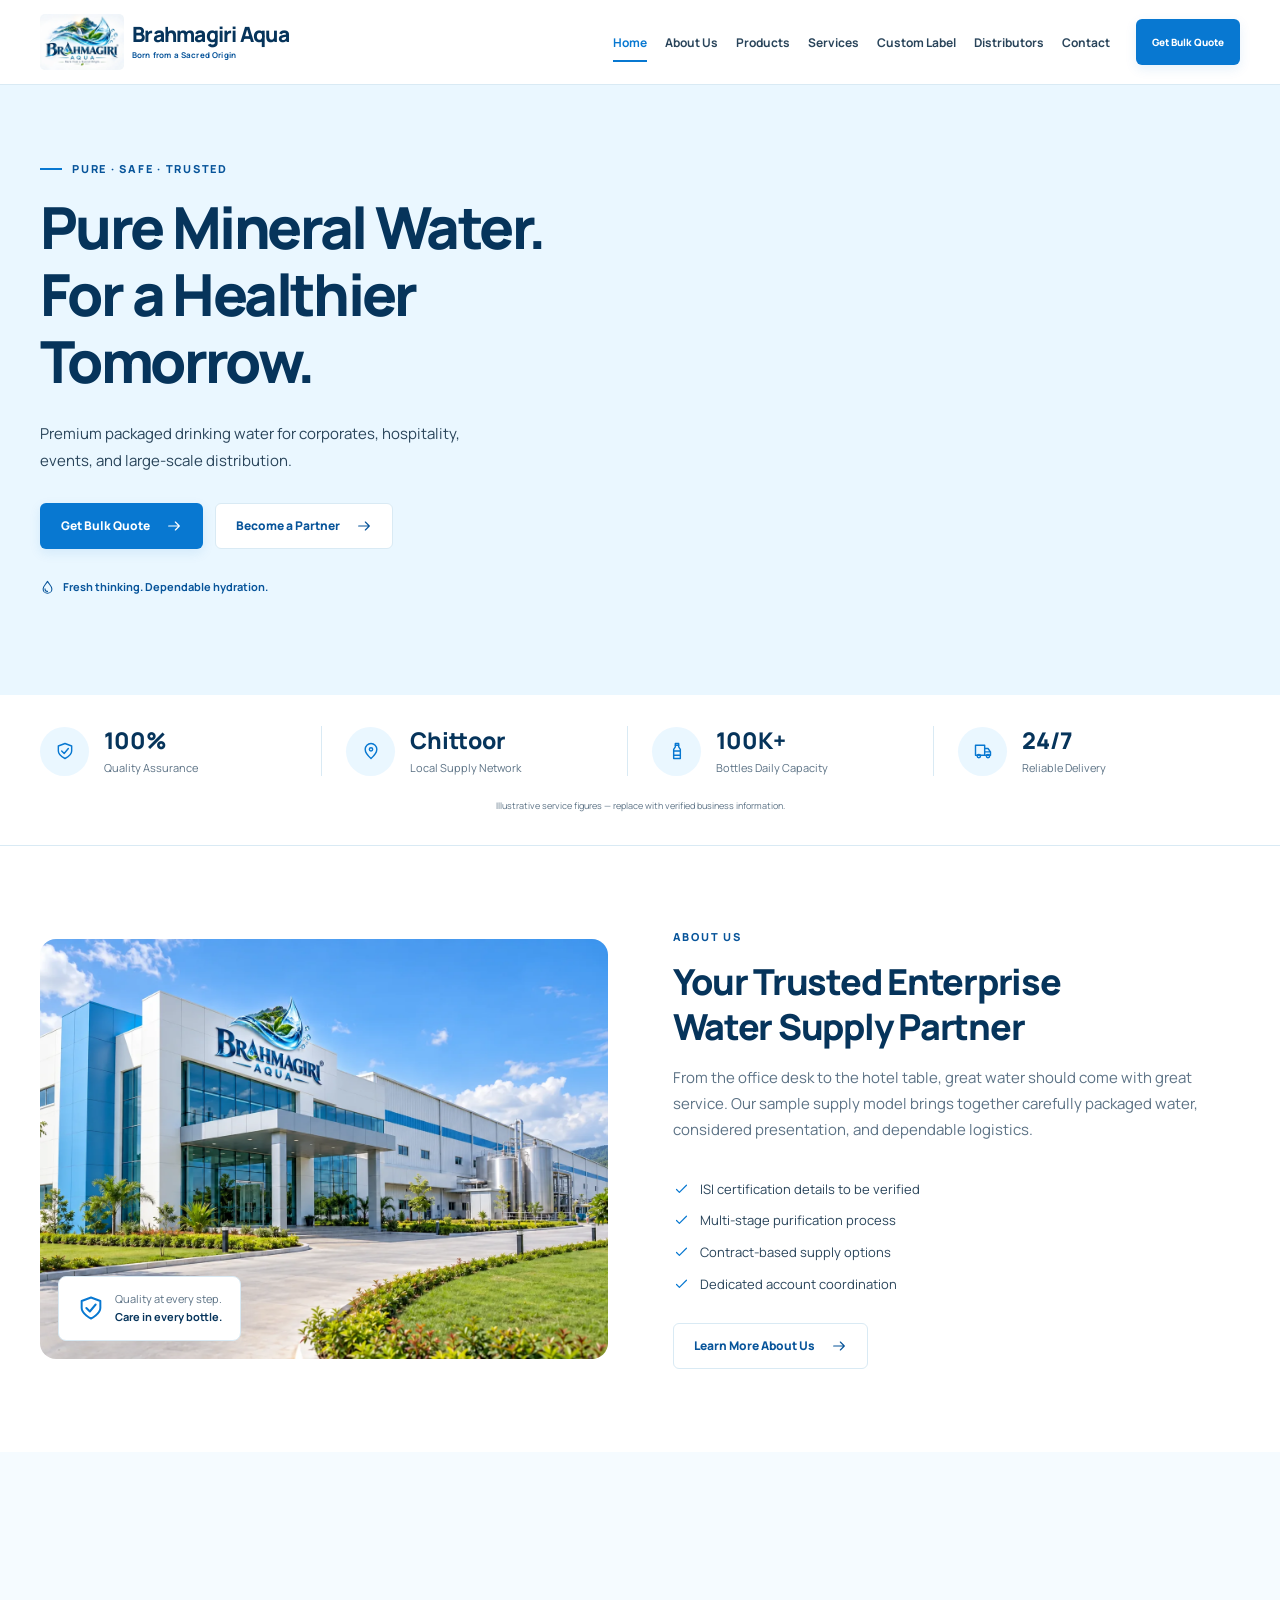
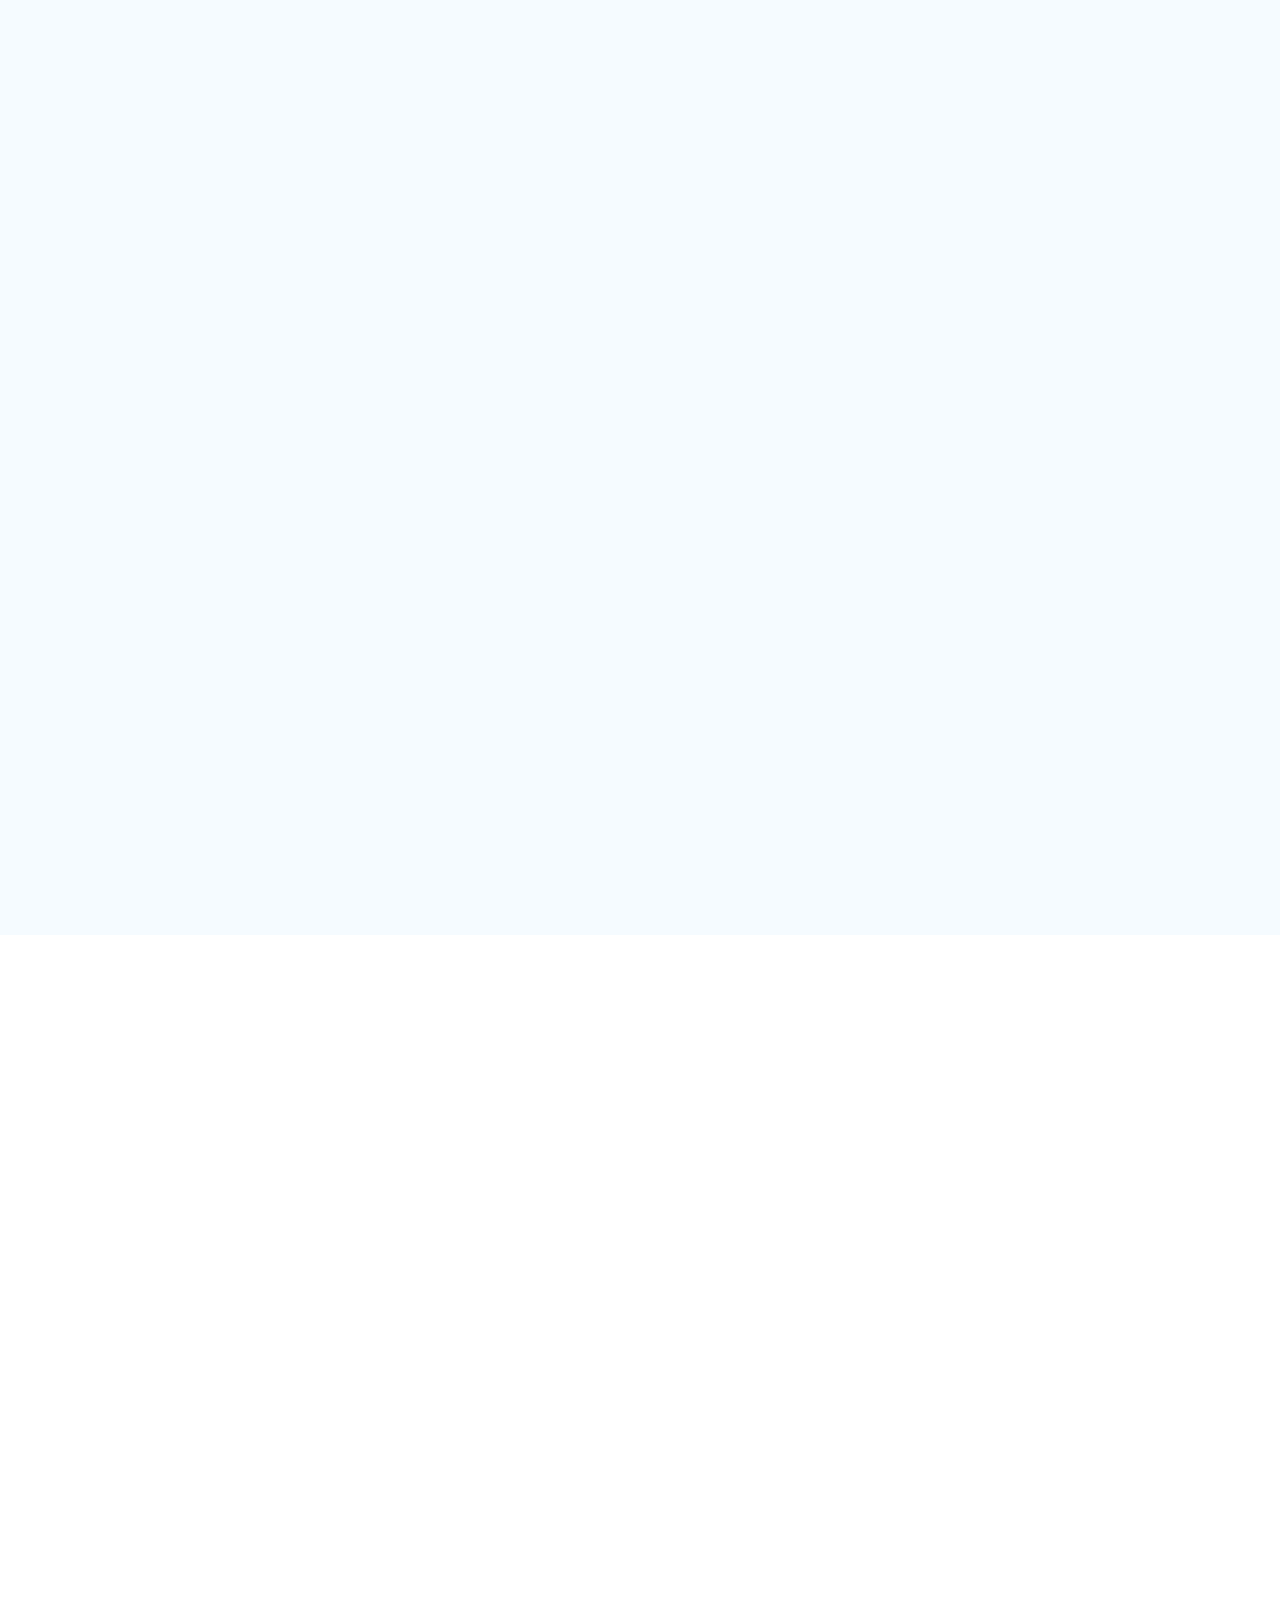
<file: index.html>
<!doctype html>
<html lang="en"><head><meta charset="utf-8"><meta name="viewport" content="width=device-width, initial-scale=1"><meta name="theme-color" content="#06345b"><title>Premium Packaged Drinking Water | Brahmagiri Aqua</title><meta name="description" content="Premium packaged drinking water for offices, hospitality, events, custom labels, and distribution. Explore the Brahmagiri Aqua sample range."><meta name="robots" content="noindex, follow"><link rel="canonical" href="https://example.com/"><meta property="og:type" content="website"><meta property="og:site_name" content="Brahmagiri Aqua"><meta property="og:title" content="Premium Packaged Drinking Water | Brahmagiri Aqua"><meta property="og:description" content="Premium packaged drinking water for offices, hospitality, events, custom labels, and distribution. Explore the Brahmagiri Aqua sample range."><meta property="og:url" content="https://example.com/"><meta property="og:image" content="https://example.com/assets/images/hero/open-graph.webp"><meta property="og:image:alt" content="Premium water bottles in a fresh blue water splash"><meta name="twitter:card" content="summary_large_image"><meta name="twitter:title" content="Premium Packaged Drinking Water | Brahmagiri Aqua"><meta name="twitter:description" content="Premium packaged drinking water for offices, hospitality, events, custom labels, and distribution. Explore the Brahmagiri Aqua sample range."><meta name="twitter:image" content="https://example.com/assets/images/hero/open-graph.webp"><link rel="icon" type="image/png" href="assets/icons/favicon-192.png"><link rel="manifest" href="site.webmanifest"><link rel="preload" href="assets/fonts/manrope-latin.woff2" as="font" type="font/woff2" crossorigin><link rel="stylesheet" href="assets/css/style.css"><script src="assets/js/site-config.js" defer></script><script src="assets/js/main.js" defer></script><script src="assets/js/contact.js" defer></script></head><body><a class="skip-link" href="#main">Skip to main content</a><header class="site-header"><div class="container header-inner"><a class="brand" href="index.html"><img class="brand-logo" src="assets/images/brand/brahmagiri-aqua-logo.webp" alt="" width="360" height="240" decoding="async"><span><strong>Brahmagiri Aqua</strong><small>Born from a Sacred Origin</small></span><span class="sr-only">Home</span></a><button class="menu-toggle" aria-label="Open navigation" aria-expanded="false" aria-controls="primary-nav"><svg class="icon " viewBox="0 0 24 24" fill="none" stroke="currentColor" stroke-width="1.7" stroke-linecap="round" stroke-linejoin="round" aria-hidden="true"><path d="M4 6h16M4 12h16M4 18h16"/></svg></button><nav id="primary-nav" class="primary-nav" aria-label="Primary navigation"><ul><li><a href="index.html" class="active" aria-current="page">Home</a></li><li><a href="about.html">About Us</a></li><li><a href="products.html">Products</a></li><li><a href="services.html">Services</a></li><li><a href="custom-label.html">Custom Label</a></li><li><a href="distributors.html">Distributors</a></li><li><a href="contact.html">Contact</a></li></ul><a class="button button-primary" href="contact.html?enquiry=bulk#enquiry">Get Bulk Quote<svg class="icon " viewBox="0 0 24 24" fill="none" stroke="currentColor" stroke-width="1.7" stroke-linecap="round" stroke-linejoin="round" aria-hidden="true"><path d="M4 12h16m-6-6 6 6-6 6"/></svg></a></nav></div></header><div class="menu-backdrop" hidden></div><main id="main"><section class="home-hero"><div class="container hero-inner"><div class="hero-copy"><p class="eyebrow"><span class="eyebrow-line"></span>PURE · SAFE · TRUSTED</p><h1>Pure Mineral Water.<br><span>For a Healthier<br class="desktop-break"> Tomorrow.</span></h1><p>Premium packaged drinking water for corporates, hospitality, events, and large-scale distribution.</p><div class="button-row"><a class="button button-primary" href="contact.html?enquiry=bulk#enquiry">Get Bulk Quote<svg class="icon " viewBox="0 0 24 24" fill="none" stroke="currentColor" stroke-width="1.7" stroke-linecap="round" stroke-linejoin="round" aria-hidden="true"><path d="M4 12h16m-6-6 6 6-6 6"/></svg></a><a class="button button-outline" href="distributors.html">Become a Partner<svg class="icon " viewBox="0 0 24 24" fill="none" stroke="currentColor" stroke-width="1.7" stroke-linecap="round" stroke-linejoin="round" aria-hidden="true"><path d="M4 12h16m-6-6 6 6-6 6"/></svg></a></div><div class="hero-detail"><svg class="icon " viewBox="0 0 24 24" fill="none" stroke="currentColor" stroke-width="1.7" stroke-linecap="round" stroke-linejoin="round" aria-hidden="true"><path d="M12 3C9 8 5 11 5 15a7 7 0 0 0 14 0c0-4-4-7-7-12Z"/><path d="M8 15a4 4 0 0 0 4 4"/></svg> Fresh thinking. Dependable hydration.</div></div><picture class="hero-picture"><source media="(max-width: 767px)" srcset="assets/images/hero/water-hero-mobile.webp"><img src="assets/images/hero/water-hero.webp" alt="Clear water jar and blue-capped bottles surrounded by a fresh water splash" width="1536" height="1024" fetchpriority="high" decoding="async" class="hero-image"></picture></div></section>
<section class="section stats-section"><div class="container"><div class="stats-grid"><div class="stat"><span class="icon-badge"><svg class="icon " viewBox="0 0 24 24" fill="none" stroke="currentColor" stroke-width="1.7" stroke-linecap="round" stroke-linejoin="round" aria-hidden="true"><path d="m12 3 8 3v6c0 5-8 9-8 9s-8-4-8-9V6l8-3Z"/><path d="m8 12 3 3 5-6"/></svg></span><div><strong>100%</strong><span>Quality Assurance</span></div></div><div class="stat"><span class="icon-badge"><svg class="icon " viewBox="0 0 24 24" fill="none" stroke="currentColor" stroke-width="1.7" stroke-linecap="round" stroke-linejoin="round" aria-hidden="true"><path d="M19 10c0 5-7 11-7 11S5 15 5 10a7 7 0 0 1 14 0Z"/><circle cx="12" cy="10" r="2"/></svg></span><div><strong>Chittoor</strong><span>Local Supply Network</span></div></div><div class="stat"><span class="icon-badge"><svg class="icon " viewBox="0 0 24 24" fill="none" stroke="currentColor" stroke-width="1.7" stroke-linecap="round" stroke-linejoin="round" aria-hidden="true"><path d="M10 3h4v4l2 3v11H8V10l2-3V3Z"/><path d="M8 12h8M8 17h8M10 5h4"/></svg></span><div><strong>100K+</strong><span>Bottles Daily Capacity</span></div></div><div class="stat"><span class="icon-badge"><svg class="icon " viewBox="0 0 24 24" fill="none" stroke="currentColor" stroke-width="1.7" stroke-linecap="round" stroke-linejoin="round" aria-hidden="true"><path d="M3 5h11v12H3zM14 9h4l3 4v4h-7M14 13h7"/><circle cx="7" cy="18" r="2"/><circle cx="18" cy="18" r="2"/></svg></span><div><strong>24/7</strong><span>Reliable Delivery</span></div></div></div><p class="sample-note">Illustrative service figures — replace with verified business information.</p></div></section>
<section class="section "><div class="container"><div class="split"><div class="visual-frame factory-frame"><img src="assets/images/about/water-manufacturing-facility.webp" alt="Illustrative modern water manufacturing facility with landscaped grounds" width="1536" height="1024" loading="lazy" decoding="async" class=""><div class="image-caption"><svg class="icon " viewBox="0 0 24 24" fill="none" stroke="currentColor" stroke-width="1.7" stroke-linecap="round" stroke-linejoin="round" aria-hidden="true"><path d="m12 3 8 3v6c0 5-8 9-8 9s-8-4-8-9V6l8-3Z"/><path d="m8 12 3 3 5-6"/></svg><span>Quality at every step.<br><strong>Care in every bottle.</strong></span></div></div><div><div class="section-heading "><p class="eyebrow">ABOUT US</p><h2>Your Trusted Enterprise<br>Water Supply Partner</h2><p>From the office desk to the hotel table, great water should come with great service. Our sample supply model brings together carefully packaged water, considered presentation, and dependable logistics.</p></div><ul class="check-list"><li><svg class="icon " viewBox="0 0 24 24" fill="none" stroke="currentColor" stroke-width="1.7" stroke-linecap="round" stroke-linejoin="round" aria-hidden="true"><path d="m5 12 4 4L19 6"/></svg><span>ISI certification details to be verified</span></li><li><svg class="icon " viewBox="0 0 24 24" fill="none" stroke="currentColor" stroke-width="1.7" stroke-linecap="round" stroke-linejoin="round" aria-hidden="true"><path d="m5 12 4 4L19 6"/></svg><span>Multi-stage purification process</span></li><li><svg class="icon " viewBox="0 0 24 24" fill="none" stroke="currentColor" stroke-width="1.7" stroke-linecap="round" stroke-linejoin="round" aria-hidden="true"><path d="m5 12 4 4L19 6"/></svg><span>Contract-based supply options</span></li><li><svg class="icon " viewBox="0 0 24 24" fill="none" stroke="currentColor" stroke-width="1.7" stroke-linecap="round" stroke-linejoin="round" aria-hidden="true"><path d="m5 12 4 4L19 6"/></svg><span>Dedicated account coordination</span></li></ul><a class="button button-outline" href="about.html">Learn More About Us<svg class="icon " viewBox="0 0 24 24" fill="none" stroke="currentColor" stroke-width="1.7" stroke-linecap="round" stroke-linejoin="round" aria-hidden="true"><path d="M4 12h16m-6-6 6 6-6 6"/></svg></a></div></div></div></section>
<section class="section pale-section"><div class="container"><div class="heading-with-link"><div class="section-heading "><p class="eyebrow">OUR PRODUCTS</p><h2>Premium Water for Every Need</h2><p>The right size. The right setting. The same clear commitment.</p></div><a class="text-link" href="products.html">View all products <svg class="icon " viewBox="0 0 24 24" fill="none" stroke="currentColor" stroke-width="1.7" stroke-linecap="round" stroke-linejoin="round" aria-hidden="true"><path d="M4 12h16m-6-6 6 6-6 6"/></svg></a></div><div class="product-grid "><article class="product-card" data-category="small"><div class="product-image"><img src="assets/images/products/water-bottle-250ml.webp" alt="250ml sample drinking water packaging" width="640" height="640" loading="lazy" decoding="async" class=""></div><div class="product-content"><p class="product-size">250 ml</p><h3>250ml</h3><p>Small bottle. Big convenience.</p><ul class="check-list"><li><svg class="icon " viewBox="0 0 24 24" fill="none" stroke="currentColor" stroke-width="1.7" stroke-linecap="round" stroke-linejoin="round" aria-hidden="true"><path d="m5 12 4 4L19 6"/></svg><span>Compact & portable</span></li><li><svg class="icon " viewBox="0 0 24 24" fill="none" stroke="currentColor" stroke-width="1.7" stroke-linecap="round" stroke-linejoin="round" aria-hidden="true"><path d="m5 12 4 4L19 6"/></svg><span>Ideal for events</span></li></ul><a class="button button-outline" href="contact.html?enquiry=product&product=250ml#enquiry">Request Quote<svg class="icon " viewBox="0 0 24 24" fill="none" stroke="currentColor" stroke-width="1.7" stroke-linecap="round" stroke-linejoin="round" aria-hidden="true"><path d="M4 12h16m-6-6 6 6-6 6"/></svg></a></div></article><article class="product-card" data-category="small"><div class="product-image"><img src="assets/images/products/water-bottle-500ml.webp" alt="500ml sample drinking water packaging" width="640" height="640" loading="lazy" decoding="async" class=""></div><div class="product-content"><p class="product-size">500 ml</p><h3>500ml</h3><p>Your everyday refreshment.</p><ul class="check-list"><li><svg class="icon " viewBox="0 0 24 24" fill="none" stroke="currentColor" stroke-width="1.7" stroke-linecap="round" stroke-linejoin="round" aria-hidden="true"><path d="m5 12 4 4L19 6"/></svg><span>Easy to carry</span></li><li><svg class="icon " viewBox="0 0 24 24" fill="none" stroke="currentColor" stroke-width="1.7" stroke-linecap="round" stroke-linejoin="round" aria-hidden="true"><path d="m5 12 4 4L19 6"/></svg><span>Corporate favorite</span></li></ul><a class="button button-outline" href="contact.html?enquiry=product&product=500ml#enquiry">Request Quote<svg class="icon " viewBox="0 0 24 24" fill="none" stroke="currentColor" stroke-width="1.7" stroke-linecap="round" stroke-linejoin="round" aria-hidden="true"><path d="M4 12h16m-6-6 6 6-6 6"/></svg></a></div></article><article class="product-card" data-category="large"><div class="product-image"><img src="assets/images/products/water-bottle-1-liter.webp" alt="1 Liter sample drinking water packaging" width="640" height="640" loading="lazy" decoding="async" class=""></div><div class="product-content"><p class="product-size">1 liter</p><h3>1 Liter</h3><p>More hydration for your day.</p><ul class="check-list"><li><svg class="icon " viewBox="0 0 24 24" fill="none" stroke="currentColor" stroke-width="1.7" stroke-linecap="round" stroke-linejoin="round" aria-hidden="true"><path d="m5 12 4 4L19 6"/></svg><span>Extended hydration</span></li><li><svg class="icon " viewBox="0 0 24 24" fill="none" stroke="currentColor" stroke-width="1.7" stroke-linecap="round" stroke-linejoin="round" aria-hidden="true"><path d="m5 12 4 4L19 6"/></svg><span>Everyday versatility</span></li></ul><a class="button button-outline" href="contact.html?enquiry=product&product=1%20Liter#enquiry">Request Quote<svg class="icon " viewBox="0 0 24 24" fill="none" stroke="currentColor" stroke-width="1.7" stroke-linecap="round" stroke-linejoin="round" aria-hidden="true"><path d="M4 12h16m-6-6 6 6-6 6"/></svg></a></div></article><article class="product-card" data-category="large"><div class="product-image"><img src="assets/images/products/water-bottle-2-liter.webp" alt="2 Liter sample drinking water packaging" width="640" height="640" loading="lazy" decoding="async" class=""></div><div class="product-content"><p class="product-size">2 liters</p><h3>2 Liter</h3><p>Made for sharing.</p><ul class="check-list"><li><svg class="icon " viewBox="0 0 24 24" fill="none" stroke="currentColor" stroke-width="1.7" stroke-linecap="round" stroke-linejoin="round" aria-hidden="true"><path d="m5 12 4 4L19 6"/></svg><span>Family & team use</span></li><li><svg class="icon " viewBox="0 0 24 24" fill="none" stroke="currentColor" stroke-width="1.7" stroke-linecap="round" stroke-linejoin="round" aria-hidden="true"><path d="m5 12 4 4L19 6"/></svg><span>Value packaging</span></li></ul><a class="button button-outline" href="contact.html?enquiry=product&product=2%20Liter#enquiry">Request Quote<svg class="icon " viewBox="0 0 24 24" fill="none" stroke="currentColor" stroke-width="1.7" stroke-linecap="round" stroke-linejoin="round" aria-hidden="true"><path d="M4 12h16m-6-6 6 6-6 6"/></svg></a></div></article><article class="product-card" data-category="jars"><div class="product-image"><img src="assets/images/products/water-jar-20-liter.webp" alt="20L Jar sample drinking water packaging" width="640" height="640" loading="lazy" decoding="async" class=""></div><div class="product-content"><p class="product-size">20 liters</p><h3>20L Jar</h3><p>A workplace essential.</p><ul class="check-list"><li><svg class="icon " viewBox="0 0 24 24" fill="none" stroke="currentColor" stroke-width="1.7" stroke-linecap="round" stroke-linejoin="round" aria-hidden="true"><path d="m5 12 4 4L19 6"/></svg><span>Dispenser-friendly</span></li><li><svg class="icon " viewBox="0 0 24 24" fill="none" stroke="currentColor" stroke-width="1.7" stroke-linecap="round" stroke-linejoin="round" aria-hidden="true"><path d="m5 12 4 4L19 6"/></svg><span>Bulk supply option</span></li></ul><a class="button button-outline" href="contact.html?enquiry=product&product=20L%20Jar#enquiry">Request Quote<svg class="icon " viewBox="0 0 24 24" fill="none" stroke="currentColor" stroke-width="1.7" stroke-linecap="round" stroke-linejoin="round" aria-hidden="true"><path d="M4 12h16m-6-6 6 6-6 6"/></svg></a></div></article><article class="product-card" data-category="gifting"><div class="product-image"><img src="assets/images/products/gifting-bottles.webp" alt="Gifting Bottles sample drinking water packaging" width="640" height="640" loading="lazy" decoding="async" class=""></div><div class="product-content"><p class="product-size">Custom formats</p><h3>Gifting Bottles</h3><p>A refreshing finishing touch.</p><ul class="check-list"><li><svg class="icon " viewBox="0 0 24 24" fill="none" stroke="currentColor" stroke-width="1.7" stroke-linecap="round" stroke-linejoin="round" aria-hidden="true"><path d="m5 12 4 4L19 6"/></svg><span>Elegant presentation</span></li><li><svg class="icon " viewBox="0 0 24 24" fill="none" stroke="currentColor" stroke-width="1.7" stroke-linecap="round" stroke-linejoin="round" aria-hidden="true"><path d="m5 12 4 4L19 6"/></svg><span>Custom label options</span></li></ul><a class="button button-outline" href="contact.html?enquiry=product&product=Gifting%20Bottles#enquiry">Request Quote<svg class="icon " viewBox="0 0 24 24" fill="none" stroke="currentColor" stroke-width="1.7" stroke-linecap="round" stroke-linejoin="round" aria-hidden="true"><path d="M4 12h16m-6-6 6 6-6 6"/></svg></a></div></article></div></div></section>
<section class="section "><div class="container"><div class="section-heading "><p class="eyebrow">ENTERPRISE SOLUTIONS</p><h2>Corporate, Bulk & Industrial Supply</h2><p>A considered supply solution for every kind of business.</p></div><div class="grid grid-4"><article class="feature-card"><span class="icon-badge"><svg class="icon " viewBox="0 0 24 24" fill="none" stroke="currentColor" stroke-width="1.7" stroke-linecap="round" stroke-linejoin="round" aria-hidden="true"><path d="M4 21V4h10v17M14 10h6v11M2 21h20M7 7h4M7 11h4M7 15h4M8 21v-3h3v3M17 13h1M17 17h1"/></svg></span><h3>Corporate Offices</h3><p>A water supply plan that works as hard as your team.</p><ul class="check-list"><li><svg class="icon " viewBox="0 0 24 24" fill="none" stroke="currentColor" stroke-width="1.7" stroke-linecap="round" stroke-linejoin="round" aria-hidden="true"><path d="m5 12 4 4L19 6"/></svg><span>Scheduled delivery</span></li><li><svg class="icon " viewBox="0 0 24 24" fill="none" stroke="currentColor" stroke-width="1.7" stroke-linecap="round" stroke-linejoin="round" aria-hidden="true"><path d="m5 12 4 4L19 6"/></svg><span>Volume pricing</span></li><li><svg class="icon " viewBox="0 0 24 24" fill="none" stroke="currentColor" stroke-width="1.7" stroke-linecap="round" stroke-linejoin="round" aria-hidden="true"><path d="m5 12 4 4L19 6"/></svg><span>GST invoices</span></li></ul></article><article class="feature-card"><span class="icon-badge"><svg class="icon " viewBox="0 0 24 24" fill="none" stroke="currentColor" stroke-width="1.7" stroke-linecap="round" stroke-linejoin="round" aria-hidden="true"><path d="M5 9h12v6a5 5 0 0 1-5 5H10a5 5 0 0 1-5-5V9ZM17 10h2a3 3 0 0 1 0 6h-2M8 3v3M12 3v3M3 22h17"/></svg></span><h3>Restaurants & Hotels</h3><p>Thoughtful presentation for every guest and every table.</p><ul class="check-list"><li><svg class="icon " viewBox="0 0 24 24" fill="none" stroke="currentColor" stroke-width="1.7" stroke-linecap="round" stroke-linejoin="round" aria-hidden="true"><path d="m5 12 4 4L19 6"/></svg><span>Premium presentation</span></li><li><svg class="icon " viewBox="0 0 24 24" fill="none" stroke="currentColor" stroke-width="1.7" stroke-linecap="round" stroke-linejoin="round" aria-hidden="true"><path d="m5 12 4 4L19 6"/></svg><span>Flexible quantities</span></li><li><svg class="icon " viewBox="0 0 24 24" fill="none" stroke="currentColor" stroke-width="1.7" stroke-linecap="round" stroke-linejoin="round" aria-hidden="true"><path d="m5 12 4 4L19 6"/></svg><span>Coordinated fulfillment</span></li></ul></article><article class="feature-card"><span class="icon-badge"><svg class="icon " viewBox="0 0 24 24" fill="none" stroke="currentColor" stroke-width="1.7" stroke-linecap="round" stroke-linejoin="round" aria-hidden="true"><path d="m5 20 4-14 9 9-13 5ZM12 3l1 3M18 4l-2 4M21 10h-4M10 13l3 3M7 17l2 2"/></svg></span><h3>Events & Parties</h3><p>Keep your guests refreshed, from the first arrival to the last.</p><ul class="check-list"><li><svg class="icon " viewBox="0 0 24 24" fill="none" stroke="currentColor" stroke-width="1.7" stroke-linecap="round" stroke-linejoin="round" aria-hidden="true"><path d="m5 12 4 4L19 6"/></svg><span>Event-based supply</span></li><li><svg class="icon " viewBox="0 0 24 24" fill="none" stroke="currentColor" stroke-width="1.7" stroke-linecap="round" stroke-linejoin="round" aria-hidden="true"><path d="m5 12 4 4L19 6"/></svg><span>Multiple bottle sizes</span></li><li><svg class="icon " viewBox="0 0 24 24" fill="none" stroke="currentColor" stroke-width="1.7" stroke-linecap="round" stroke-linejoin="round" aria-hidden="true"><path d="m5 12 4 4L19 6"/></svg><span>Custom branding options</span></li></ul></article><article class="feature-card"><span class="icon-badge"><svg class="icon " viewBox="0 0 24 24" fill="none" stroke="currentColor" stroke-width="1.7" stroke-linecap="round" stroke-linejoin="round" aria-hidden="true"><path d="M3 21V10l6 3V8l6 4V3h4l2 18H3ZM7 17h1M12 17h1M17 17h1"/></svg></span><h3>Industrial Supply</h3><p>Practical hydration solutions for a busy working day.</p><ul class="check-list"><li><svg class="icon " viewBox="0 0 24 24" fill="none" stroke="currentColor" stroke-width="1.7" stroke-linecap="round" stroke-linejoin="round" aria-hidden="true"><path d="m5 12 4 4L19 6"/></svg><span>High-volume requirements</span></li><li><svg class="icon " viewBox="0 0 24 24" fill="none" stroke="currentColor" stroke-width="1.7" stroke-linecap="round" stroke-linejoin="round" aria-hidden="true"><path d="m5 12 4 4L19 6"/></svg><span>Supply planning</span></li><li><svg class="icon " viewBox="0 0 24 24" fill="none" stroke="currentColor" stroke-width="1.7" stroke-linecap="round" stroke-linejoin="round" aria-hidden="true"><path d="m5 12 4 4L19 6"/></svg><span>Dedicated coordination</span></li></ul></article></div></div></section>
<section class="section pale-section"><div class="container"><div class="split custom-split"><div class="visual-frame"><img src="assets/images/custom-label/custom-branded-bottles.webp" alt="Illustrative premium bottles with custom white, navy and gold labels" width="1536" height="1024" loading="lazy" decoding="async" class=""></div><div><div class="section-heading "><p class="eyebrow">CUSTOM LABEL / WHITE LABEL</p><h2>Make Your Brand<br>Stand Out</h2><p>Make every sip a part of your story. Explore personalized water bottles for businesses, celebrations, hotels, and corporate gifting.</p></div><ul class="check-list"><li><svg class="icon " viewBox="0 0 24 24" fill="none" stroke="currentColor" stroke-width="1.7" stroke-linecap="round" stroke-linejoin="round" aria-hidden="true"><path d="m5 12 4 4L19 6"/></svg><span>Corporate branding</span></li><li><svg class="icon " viewBox="0 0 24 24" fill="none" stroke="currentColor" stroke-width="1.7" stroke-linecap="round" stroke-linejoin="round" aria-hidden="true"><path d="m5 12 4 4L19 6"/></svg><span>Event-specific labels</span></li><li><svg class="icon " viewBox="0 0 24 24" fill="none" stroke="currentColor" stroke-width="1.7" stroke-linecap="round" stroke-linejoin="round" aria-hidden="true"><path d="m5 12 4 4L19 6"/></svg><span>Wedding bottles</span></li><li><svg class="icon " viewBox="0 0 24 24" fill="none" stroke="currentColor" stroke-width="1.7" stroke-linecap="round" stroke-linejoin="round" aria-hidden="true"><path d="m5 12 4 4L19 6"/></svg><span>Hotel bottles</span></li><li><svg class="icon " viewBox="0 0 24 24" fill="none" stroke="currentColor" stroke-width="1.7" stroke-linecap="round" stroke-linejoin="round" aria-hidden="true"><path d="m5 12 4 4L19 6"/></svg><span>Company logo bottles</span></li><li><svg class="icon " viewBox="0 0 24 24" fill="none" stroke="currentColor" stroke-width="1.7" stroke-linecap="round" stroke-linejoin="round" aria-hidden="true"><path d="m5 12 4 4L19 6"/></svg><span>White-label manufacturing</span></li></ul><a class="button button-primary" href="custom-label.html">Customize Your Bottle<svg class="icon " viewBox="0 0 24 24" fill="none" stroke="currentColor" stroke-width="1.7" stroke-linecap="round" stroke-linejoin="round" aria-hidden="true"><path d="M4 12h16m-6-6 6 6-6 6"/></svg></a></div></div></div></section>
<section class="section "><div class="container"><div class="section-heading center"><p class="eyebrow">THE PROCESS</p><h2>From Nature to You</h2><p>A thoughtful journey, with quality at its heart.</p></div><ol class="process-grid"><li data-reveal><span class="step-number">01</span><span class="icon-badge"><svg class="icon " viewBox="0 0 24 24" fill="none" stroke="currentColor" stroke-width="1.7" stroke-linecap="round" stroke-linejoin="round" aria-hidden="true"><path d="M12 3C9 8 5 11 5 15a7 7 0 0 0 14 0c0-4-4-7-7-12Z"/><path d="M8 15a4 4 0 0 0 4 4"/></svg></span><h3>Water Sourcing</h3><p>Responsible sourcing begins the journey.</p></li><li data-reveal><span class="step-number">02</span><span class="icon-badge"><svg class="icon " viewBox="0 0 24 24" fill="none" stroke="currentColor" stroke-width="1.7" stroke-linecap="round" stroke-linejoin="round" aria-hidden="true"><path d="M9 3h6M10 3v7L4 20h16l-6-10V3M7 15h10"/></svg></span><h3>Multi-Stage Purification</h3><p>A carefully designed treatment sequence.</p></li><li data-reveal><span class="step-number">03</span><span class="icon-badge"><svg class="icon " viewBox="0 0 24 24" fill="none" stroke="currentColor" stroke-width="1.7" stroke-linecap="round" stroke-linejoin="round" aria-hidden="true"><path d="m12 3 8 3v6c0 5-8 9-8 9s-8-4-8-9V6l8-3Z"/><path d="m8 12 3 3 5-6"/></svg></span><h3>Quality Testing</h3><p>Checks throughout the production process.</p></li><li data-reveal><span class="step-number">04</span><span class="icon-badge"><svg class="icon " viewBox="0 0 24 24" fill="none" stroke="currentColor" stroke-width="1.7" stroke-linecap="round" stroke-linejoin="round" aria-hidden="true"><path d="M10 3h4v4l2 3v11H8V10l2-3V3Z"/><path d="M8 12h8M8 17h8M10 5h4"/></svg></span><h3>Automated Packaging</h3><p>Sealed and prepared for dependable supply.</p></li></ol></div></section>
<section class="section pale-section"><div class="container"><div class="split"><div><div class="section-heading "><p class="eyebrow">RELIABLE LOGISTICS</p><h2>Distribution & Logistics</h2><p>Good service goes beyond the bottle. Plan a supply schedule around your business, with clear communication at every step.</p></div><div class="logistics-features"><div><svg class="icon " viewBox="0 0 24 24" fill="none" stroke="currentColor" stroke-width="1.7" stroke-linecap="round" stroke-linejoin="round" aria-hidden="true"><path d="M3 5h11v12H3zM14 9h4l3 4v4h-7M14 13h7"/><circle cx="7" cy="18" r="2"/><circle cx="18" cy="18" r="2"/></svg><span><strong>Own Fleet</strong><small>Dedicated vehicles — sample service model</small></span></div><div><svg class="icon " viewBox="0 0 24 24" fill="none" stroke="currentColor" stroke-width="1.7" stroke-linecap="round" stroke-linejoin="round" aria-hidden="true"><circle cx="12" cy="12" r="9"/><path d="M12 7v5l4 2"/></svg><span><strong>Timely Fulfillment</strong><small>Same-day / scheduled delivery, subject to confirmation</small></span></div><div><svg class="icon " viewBox="0 0 24 24" fill="none" stroke="currentColor" stroke-width="1.7" stroke-linecap="round" stroke-linejoin="round" aria-hidden="true"><circle cx="9" cy="8" r="3"/><path d="M3 21v-3a6 6 0 0 1 12 0v3M16 5a3 3 0 0 1 0 6M18 15a4 4 0 0 1 3 4v2"/></svg><span><strong>Distributor Support</strong><small>Territory-based support options</small></span></div></div><a class="button button-primary" href="distributors.html">Become a Distributor<svg class="icon " viewBox="0 0 24 24" fill="none" stroke="currentColor" stroke-width="1.7" stroke-linecap="round" stroke-linejoin="round" aria-hidden="true"><path d="M4 12h16m-6-6 6 6-6 6"/></svg></a></div><div class="visual-frame"><img src="assets/images/distributors/delivery-truck.webp" alt="Illustrative water delivery truck outside a modern facility" width="1536" height="1024" loading="lazy" decoding="async" class=""></div></div></div></section>
<section class="section "><div class="container"><div class="section-heading "><p class="eyebrow">INDUSTRIES WE SERVE</p><h2>Trusted Across Multiple Sectors</h2><p>Hydration solutions shaped around the places people live, work, and connect.</p></div><div class="grid grid-3"><article class="feature-card"><span class="icon-badge"><svg class="icon " viewBox="0 0 24 24" fill="none" stroke="currentColor" stroke-width="1.7" stroke-linecap="round" stroke-linejoin="round" aria-hidden="true"><path d="M4 21V4h10v17M14 10h6v11M2 21h20M7 7h4M7 11h4M7 15h4M8 21v-3h3v3M17 13h1M17 17h1"/></svg></span><h3>Corporate & IT</h3><p>Keep workspaces and meeting rooms refreshed.</p></article><article class="feature-card"><span class="icon-badge"><svg class="icon " viewBox="0 0 24 24" fill="none" stroke="currentColor" stroke-width="1.7" stroke-linecap="round" stroke-linejoin="round" aria-hidden="true"><path d="M5 9h12v6a5 5 0 0 1-5 5H10a5 5 0 0 1-5-5V9ZM17 10h2a3 3 0 0 1 0 6h-2M8 3v3M12 3v3M3 22h17"/></svg></span><h3>Hospitality & Tourism</h3><p>A welcome detail in a memorable guest experience.</p></article><article class="feature-card"><span class="icon-badge"><svg class="icon " viewBox="0 0 24 24" fill="none" stroke="currentColor" stroke-width="1.7" stroke-linecap="round" stroke-linejoin="round" aria-hidden="true"><path d="M12 6c-3-3-6-3-10-2v15c4-1 7-1 10 2 3-3 6-3 10-2V4c-4-1-7-1-10 2v15"/></svg></span><h3>Education & Training</h3><p>Practical hydration for campuses and learning spaces.</p></article><article class="feature-card"><span class="icon-badge"><svg class="icon " viewBox="0 0 24 24" fill="none" stroke="currentColor" stroke-width="1.7" stroke-linecap="round" stroke-linejoin="round" aria-hidden="true"><circle cx="9" cy="8" r="3"/><path d="M3 21v-3a6 6 0 0 1 12 0v3M16 5a3 3 0 0 1 0 6M18 15a4 4 0 0 1 3 4v2"/></svg></span><h3>Residential Complexes</h3><p>Thoughtful supply planning for growing communities.</p></article><article class="feature-card"><span class="icon-badge"><svg class="icon " viewBox="0 0 24 24" fill="none" stroke="currentColor" stroke-width="1.7" stroke-linecap="round" stroke-linejoin="round" aria-hidden="true"><path d="M10 3h4v4l2 3v11H8V10l2-3V3Z"/><path d="M8 12h8M8 17h8M10 5h4"/></svg></span><h3>Retail & Distribution</h3><p>A versatile range for stores and local partners.</p></article><article class="feature-card"><span class="icon-badge"><svg class="icon " viewBox="0 0 24 24" fill="none" stroke="currentColor" stroke-width="1.7" stroke-linecap="round" stroke-linejoin="round" aria-hidden="true"><path d="M12 21 3 12C-2 4 7 0 12 7c5-7 14-3 9 5l-9 9Z"/></svg></span><h3>Healthcare & Wellness</h3><p>Considered water supply for care and wellness environments.</p></article></div></div></section>
<section class="section pale-section"><div class="container"><div class="section-heading "><p class="eyebrow">WHY CHOOSE US</p><h2>The Right Choice for Your Water Needs</h2><p>A partnership built around the details that matter.</p></div><div class="grid grid-5"><article class="feature-card"><span class="icon-badge"><svg class="icon " viewBox="0 0 24 24" fill="none" stroke="currentColor" stroke-width="1.7" stroke-linecap="round" stroke-linejoin="round" aria-hidden="true"><path d="m12 3 8 3v6c0 5-8 9-8 9s-8-4-8-9V6l8-3Z"/><path d="m8 12 3 3 5-6"/></svg></span><h3>Enterprise Reliability</h3><p>Supply planning around your operations.</p></article><article class="feature-card"><span class="icon-badge"><svg class="icon " viewBox="0 0 24 24" fill="none" stroke="currentColor" stroke-width="1.7" stroke-linecap="round" stroke-linejoin="round" aria-hidden="true"><path d="m12 3 3 6 7 1-5 5 1 7-6-3-6 3 1-7-5-5 7-1 3-6Z"/></svg></span><h3>Premium Presentation</h3><p>Packaging that feels at home in your business.</p></article><article class="feature-card"><span class="icon-badge"><svg class="icon " viewBox="0 0 24 24" fill="none" stroke="currentColor" stroke-width="1.7" stroke-linecap="round" stroke-linejoin="round" aria-hidden="true"><path d="M4 3v18h17M8 16v-4M13 16V8M18 16V5"/></svg></span><h3>Scalable Operations</h3><p>Options for everyday needs and larger requirements.</p></article><article class="feature-card"><span class="icon-badge"><svg class="icon " viewBox="0 0 24 24" fill="none" stroke="currentColor" stroke-width="1.7" stroke-linecap="round" stroke-linejoin="round" aria-hidden="true"><path d="M3 3h8l10 10-8 8L3 11V3Z"/><circle cx="7" cy="7" r="1"/></svg></span><h3>Custom Branding</h3><p>A bottle that carries your identity.</p></article><article class="feature-card"><span class="icon-badge"><svg class="icon " viewBox="0 0 24 24" fill="none" stroke="currentColor" stroke-width="1.7" stroke-linecap="round" stroke-linejoin="round" aria-hidden="true"><circle cx="9" cy="8" r="3"/><path d="M3 21v-3a6 6 0 0 1 12 0v3M16 5a3 3 0 0 1 0 6M18 15a4 4 0 0 1 3 4v2"/></svg></span><h3>Local Support</h3><p>A clear point of contact for your team.</p></article></div></div></section>
<section class="section cta-section"><div class="container"><div class="cta-panel"><div><p class="eyebrow">A CLEAR COMMITMENT TO YOUR BUSINESS</p><h2>Ready to Partner With Us?</h2><p>Let's build a reliable water supply solution for your business.</p></div><div class="button-row"><a class="button button-primary" href="contact.html?enquiry=bulk#enquiry">Request Bulk Pricing<svg class="icon " viewBox="0 0 24 24" fill="none" stroke="currentColor" stroke-width="1.7" stroke-linecap="round" stroke-linejoin="round" aria-hidden="true"><path d="M4 12h16m-6-6 6 6-6 6"/></svg></a><a class="button button-light" href="distributors.html">Start Distribution Partnership<svg class="icon " viewBox="0 0 24 24" fill="none" stroke="currentColor" stroke-width="1.7" stroke-linecap="round" stroke-linejoin="round" aria-hidden="true"><path d="M4 12h16m-6-6 6 6-6 6"/></svg></a><a class="button button-ghost" href="custom-label.html">Customize Your Bottle<svg class="icon " viewBox="0 0 24 24" fill="none" stroke="currentColor" stroke-width="1.7" stroke-linecap="round" stroke-linejoin="round" aria-hidden="true"><path d="M4 12h16m-6-6 6 6-6 6"/></svg></a></div></div></div></section>
<section class="section " id="enquiry"><div class="container"><div class="split contact-split"><div><div class="section-heading "><p class="eyebrow">LET’S TALK</p><h2>Get In Touch</h2><p>Tell us what your business needs. We will help you take the next step toward a considered water supply plan.</p></div><div class="contact-details"><div class="contact-detail"><span class="icon-badge"><svg class="icon " viewBox="0 0 24 24" fill="none" stroke="currentColor" stroke-width="1.7" stroke-linecap="round" stroke-linejoin="round" aria-hidden="true"><path d="m7 3 3 5-3 3c2 3 3 4 6 6l3-3 5 3-2 4C9 22 2 15 3 5l4-2Z"/></svg></span><div><h3>Call Us</h3><p>[Add company phone]</p></div></div><div class="contact-detail"><span class="icon-badge"><svg class="icon " viewBox="0 0 24 24" fill="none" stroke="currentColor" stroke-width="1.7" stroke-linecap="round" stroke-linejoin="round" aria-hidden="true"><rect x="3" y="5" width="18" height="14" rx="2"/><path d="m3 6 9 7 9-7"/></svg></span><div><h3>Email Us</h3><p>[Add company email]</p></div></div><div class="contact-detail"><span class="icon-badge"><svg class="icon " viewBox="0 0 24 24" fill="none" stroke="currentColor" stroke-width="1.7" stroke-linecap="round" stroke-linejoin="round" aria-hidden="true"><path d="M19 10c0 5-7 11-7 11S5 15 5 10a7 7 0 0 1 14 0Z"/><circle cx="12" cy="10" r="2"/></svg></span><div><h3>Visit Us</h3><p>LB PURAM, CHITTOOR, Andhra Pradesh</p></div></div><div class="contact-detail"><span class="icon-badge"><svg class="icon " viewBox="0 0 24 24" fill="none" stroke="currentColor" stroke-width="1.7" stroke-linecap="round" stroke-linejoin="round" aria-hidden="true"><circle cx="12" cy="12" r="9"/><path d="M12 7v5l4 2"/></svg></span><div><h3>Business Hours</h3><p>[Add verified business hours]</p></div></div></div></div><form class="enquiry-form" data-enquiry-form data-kind="contact" action="#" method="post" novalidate><h3>Send Us a Message</h3><p class="form-intro">A better water supply starts with a conversation.</p><p class="form-note">Fields marked * are required. Demo form: submission service is not connected.</p><div class="form-grid"><div class="form-field "><label for="f1-full_name">Full Name<span aria-hidden="true"> *</span></label><input id="f1-full_name" name="full_name" required aria-describedby="f1-full_name-error" type="text" autocomplete="name" maxlength="200"><span class="field-error" id="f1-full_name-error"></span></div><div class="form-field "><label for="f1-company">Company Name</label><input id="f1-company" name="company" aria-describedby="f1-company-error" type="text" autocomplete="organization" maxlength="200"><span class="field-error" id="f1-company-error"></span></div><div class="form-field "><label for="f1-email">Email Address<span aria-hidden="true"> *</span></label><input id="f1-email" name="email" required aria-describedby="f1-email-error" type="email" autocomplete="email" maxlength="200"><span class="field-error" id="f1-email-error"></span></div><div class="form-field "><label for="f1-phone">Phone Number<span aria-hidden="true"> *</span></label><input id="f1-phone" name="phone" required aria-describedby="f1-phone-error" type="tel" autocomplete="tel" inputmode="tel" maxlength="25"><span class="field-error" id="f1-phone-error"></span></div><div class="form-field "><label for="f1-city">City / Location<span aria-hidden="true"> *</span></label><input id="f1-city" name="city" required aria-describedby="f1-city-error" type="text" autocomplete="address-level2" maxlength="200"><span class="field-error" id="f1-city-error"></span></div><div class="form-field "><label for="f1-enquiry_type">Enquiry Type<span aria-hidden="true"> *</span></label><select id="f1-enquiry_type" name="enquiry_type" required aria-describedby="f1-enquiry_type-error"><option value="">Select enquiry type</option><option value="bulk">Bulk supply</option><option value="product">Product quote</option><option value="custom">Custom labels</option><option value="distributor">Distribution partnership</option><option value="general">General enquiry</option></select><span class="field-error" id="f1-enquiry_type-error"></span></div><div class="form-field full-width"><label for="f1-message">Message / Requirements<span aria-hidden="true"> *</span></label><textarea id="f1-message" name="message" required aria-describedby="f1-message-error" rows="4" minlength="10" maxlength="3000" placeholder="Tell us a little about your requirements…"></textarea><span class="field-error" id="f1-message-error"></span></div></div><div class="honeypot" aria-hidden="true"><label>Leave empty<input name="website" tabindex="-1" autocomplete="off"></label></div><input type="hidden" name="subject" value="Water supply enquiry"><p class="form-privacy">By submitting, you agree to be contacted about this enquiry. <a href="#privacy" data-policy="privacy">Privacy policy</a></p><button class="button button-primary" type="submit">Send Enquiry<svg class="icon " viewBox="0 0 24 24" fill="none" stroke="currentColor" stroke-width="1.7" stroke-linecap="round" stroke-linejoin="round" aria-hidden="true"><path d="M4 12h16m-6-6 6 6-6 6"/></svg></button><p class="form-status" role="status" aria-live="polite" tabindex="-1"></p><noscript><p>Enable JavaScript to validate and send this form.</p></noscript></form></div></div></section></main><footer class="site-footer"><div class="container"><div class="footer-grid"><div class="footer-company"><a class="brand" href="index.html"><img class="brand-logo" src="assets/images/brand/brahmagiri-aqua-logo.webp" alt="" width="360" height="240" decoding="async"><span><strong>Brahmagiri Aqua</strong><small>Born from a Sacred Origin</small></span><span class="sr-only">Home</span></a><p>Thoughtfully packaged water.<br>Considered supply solutions.<br>A clear commitment to your business.</p><span class="footer-caption">ILLUSTRATIVE BUSINESS INFORMATION</span></div><div><h2>Quick Links</h2><ul><li><a href="index.html">Home</a></li><li><a href="about.html">About Us</a></li><li><a href="products.html">Products</a></li><li><a href="services.html">Services</a></li><li><a href="custom-label.html">Custom Label</a></li><li><a href="distributors.html">Distributors</a></li><li><a href="contact.html">Contact</a></li></ul></div><div><h2>Services</h2><ul><li><a href="services.html">Corporate Supply</a></li><li><a href="services.html">Hotels & Restaurants</a></li><li><a href="services.html">Events & Bulk Supply</a></li><li><a href="custom-label.html">Custom Label Bottles</a></li><li><a href="distributors.html">Distribution Partnership</a></li></ul></div><div><h2>Contact</h2><ul class="footer-contact"><li><svg class="icon " viewBox="0 0 24 24" fill="none" stroke="currentColor" stroke-width="1.7" stroke-linecap="round" stroke-linejoin="round" aria-hidden="true"><path d="m7 3 3 5-3 3c2 3 3 4 6 6l3-3 5 3-2 4C9 22 2 15 3 5l4-2Z"/></svg>[Add company phone]</li><li><svg class="icon " viewBox="0 0 24 24" fill="none" stroke="currentColor" stroke-width="1.7" stroke-linecap="round" stroke-linejoin="round" aria-hidden="true"><rect x="3" y="5" width="18" height="14" rx="2"/><path d="m3 6 9 7 9-7"/></svg>[Add company email]</li><li><svg class="icon " viewBox="0 0 24 24" fill="none" stroke="currentColor" stroke-width="1.7" stroke-linecap="round" stroke-linejoin="round" aria-hidden="true"><path d="M19 10c0 5-7 11-7 11S5 15 5 10a7 7 0 0 1 14 0Z"/><circle cx="12" cy="10" r="2"/></svg>[Add street address], Chittoor, Telangana</li></ul><h2 class="social-heading">Follow Us</h2><div class="social-links"><a href="#" aria-label="Facebook (link pending)" data-placeholder-link><svg class="icon " viewBox="0 0 24 24" fill="none" stroke="currentColor" stroke-width="1.7" stroke-linecap="round" stroke-linejoin="round" aria-hidden="true"><path d="M14 21v-8h3l1-4h-4V7c0-1 1-2 2-2h2V2h-3c-3 0-5 2-5 5v2H7v4h3v8"/></svg></a><a href="#" aria-label="Instagram (link pending)" data-placeholder-link><svg class="icon " viewBox="0 0 24 24" fill="none" stroke="currentColor" stroke-width="1.7" stroke-linecap="round" stroke-linejoin="round" aria-hidden="true"><rect x="3" y="3" width="18" height="18" rx="5"/><circle cx="12" cy="12" r="4"/><path d="M17 7h.01"/></svg></a><a href="#" aria-label="Linkedin (link pending)" data-placeholder-link><svg class="icon " viewBox="0 0 24 24" fill="none" stroke="currentColor" stroke-width="1.7" stroke-linecap="round" stroke-linejoin="round" aria-hidden="true"><path d="M4 9v12M4 4h.01M9 21V9h4v2c4-4 7-1 7 3v7M13 11v10"/></svg></a><a href="#" aria-label="Youtube (link pending)" data-placeholder-link><svg class="icon " viewBox="0 0 24 24" fill="none" stroke="currentColor" stroke-width="1.7" stroke-linecap="round" stroke-linejoin="round" aria-hidden="true"><rect x="2" y="5" width="20" height="14" rx="4"/><path d="m10 9 5 3-5 3V9Z"/></svg></a><a href="#" aria-label="Whatsapp (link pending)" data-placeholder-link><svg class="icon " viewBox="0 0 24 24" fill="none" stroke="currentColor" stroke-width="1.7" stroke-linecap="round" stroke-linejoin="round" aria-hidden="true"><path d="M21 12a9 9 0 0 1-13 8l-5 1 1-5a9 9 0 1 1 17-4Z"/><path d="m8 7 2 3-1 1 4 4 1-1 3 2"/></svg></a></div></div></div><div class="footer-bottom"><p>© 2026 Brahmagiri Aqua. All rights reserved.</p><div><a href="#privacy" data-policy="privacy">Privacy Policy</a><span aria-hidden="true">|</span><a href="#terms" data-policy="terms">Terms & Conditions</a></div></div></div></footer><button class="back-to-top" aria-label="Back to top" hidden><svg class="icon " viewBox="0 0 24 24" fill="none" stroke="currentColor" stroke-width="1.7" stroke-linecap="round" stroke-linejoin="round" aria-hidden="true"><path d="m6 14 6-6 6 6"/></svg></button><dialog class="policy-dialog" id="policy-dialog" aria-labelledby="policy-title"><div class="dialog-header"><h2 id="policy-title">Privacy Policy</h2><button class="dialog-close" aria-label="Close policy">×</button></div><div id="policy-content"></div></dialog><div class="placeholder-status sr-only" role="status" aria-live="polite"></div></body></html>
</file>
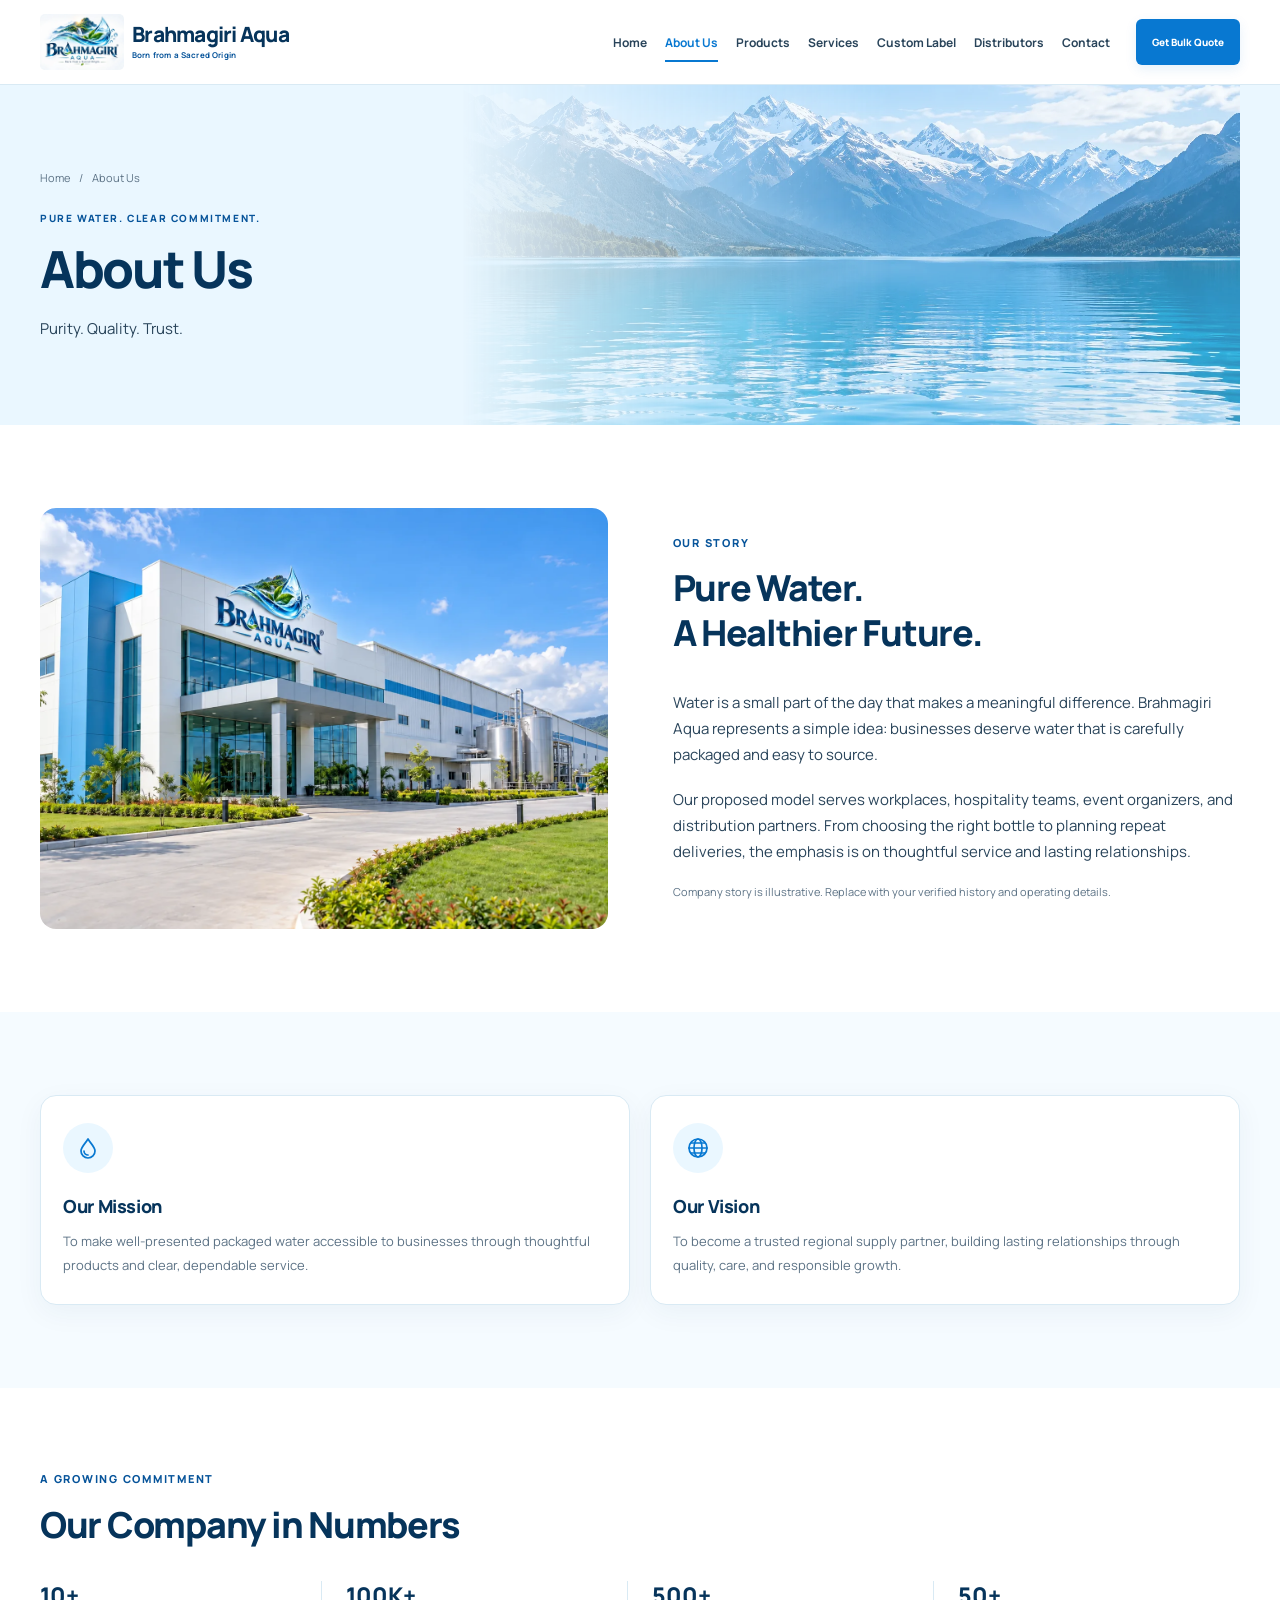
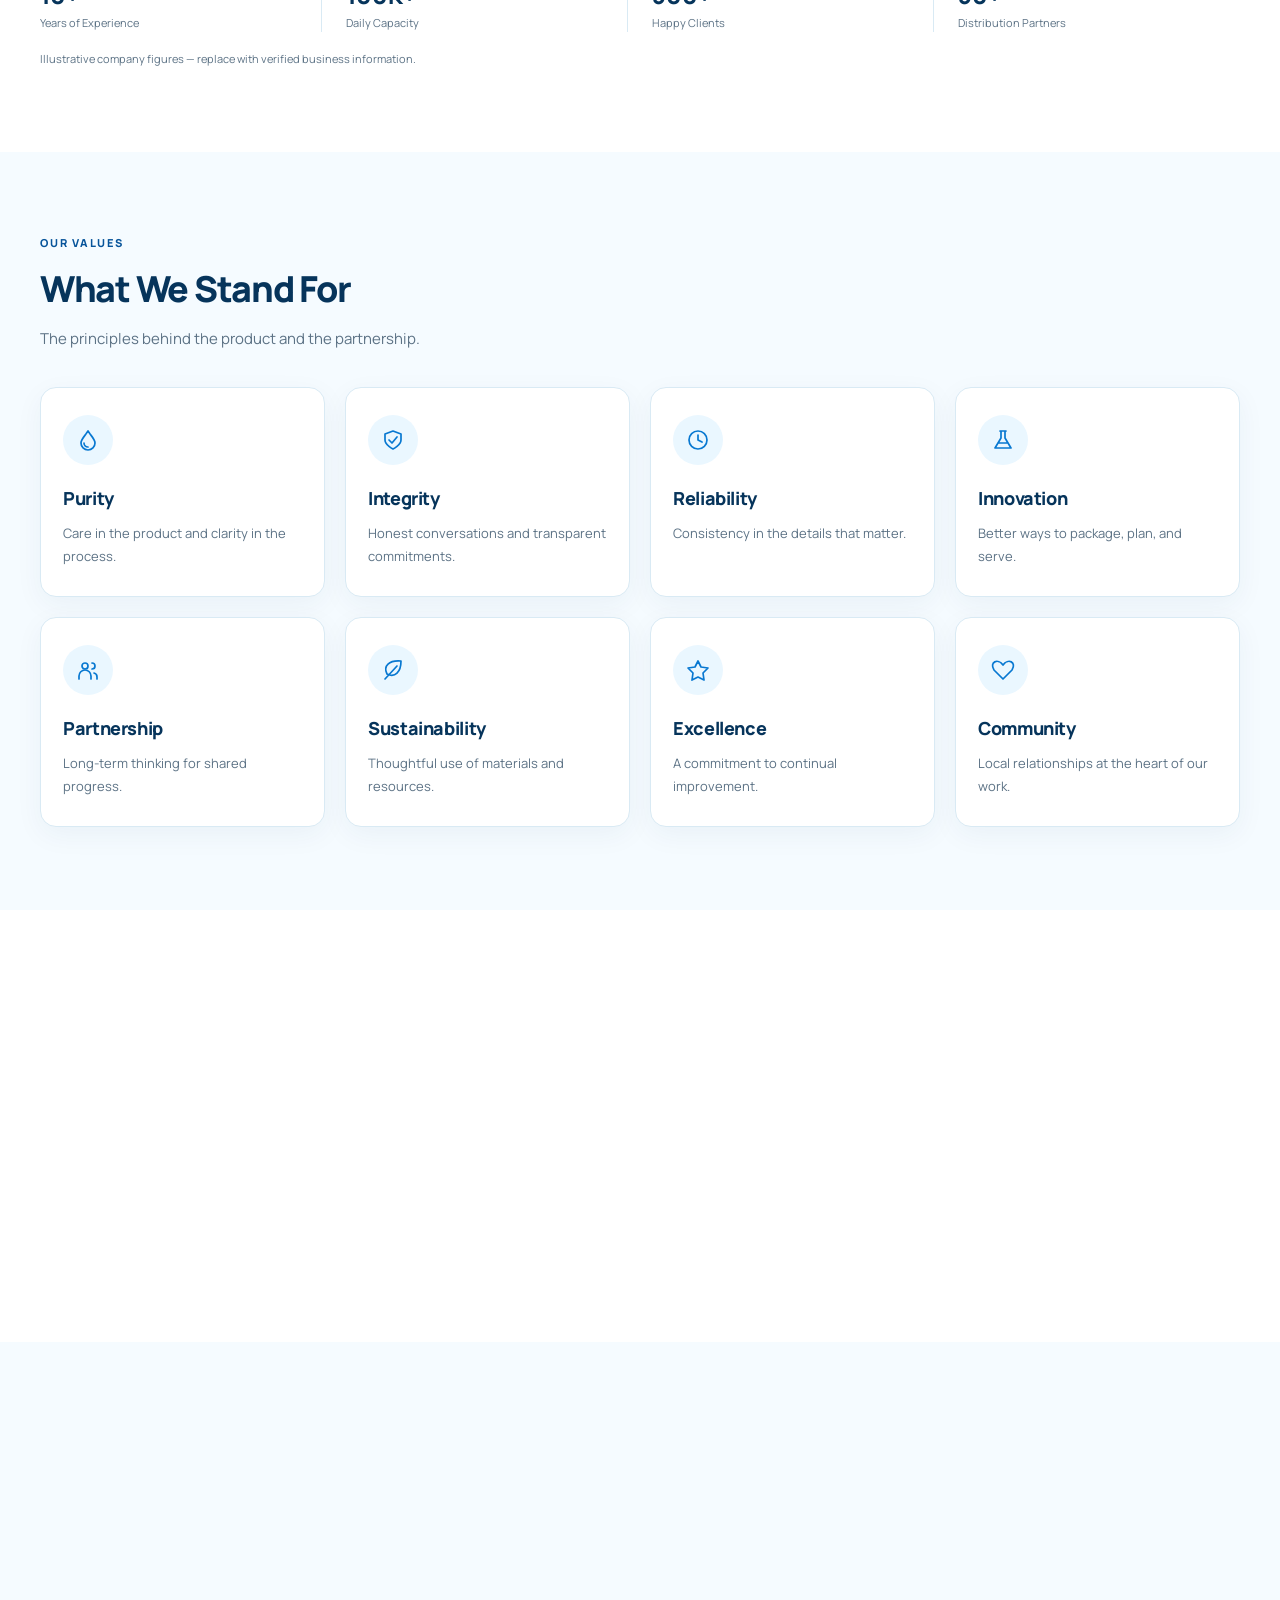
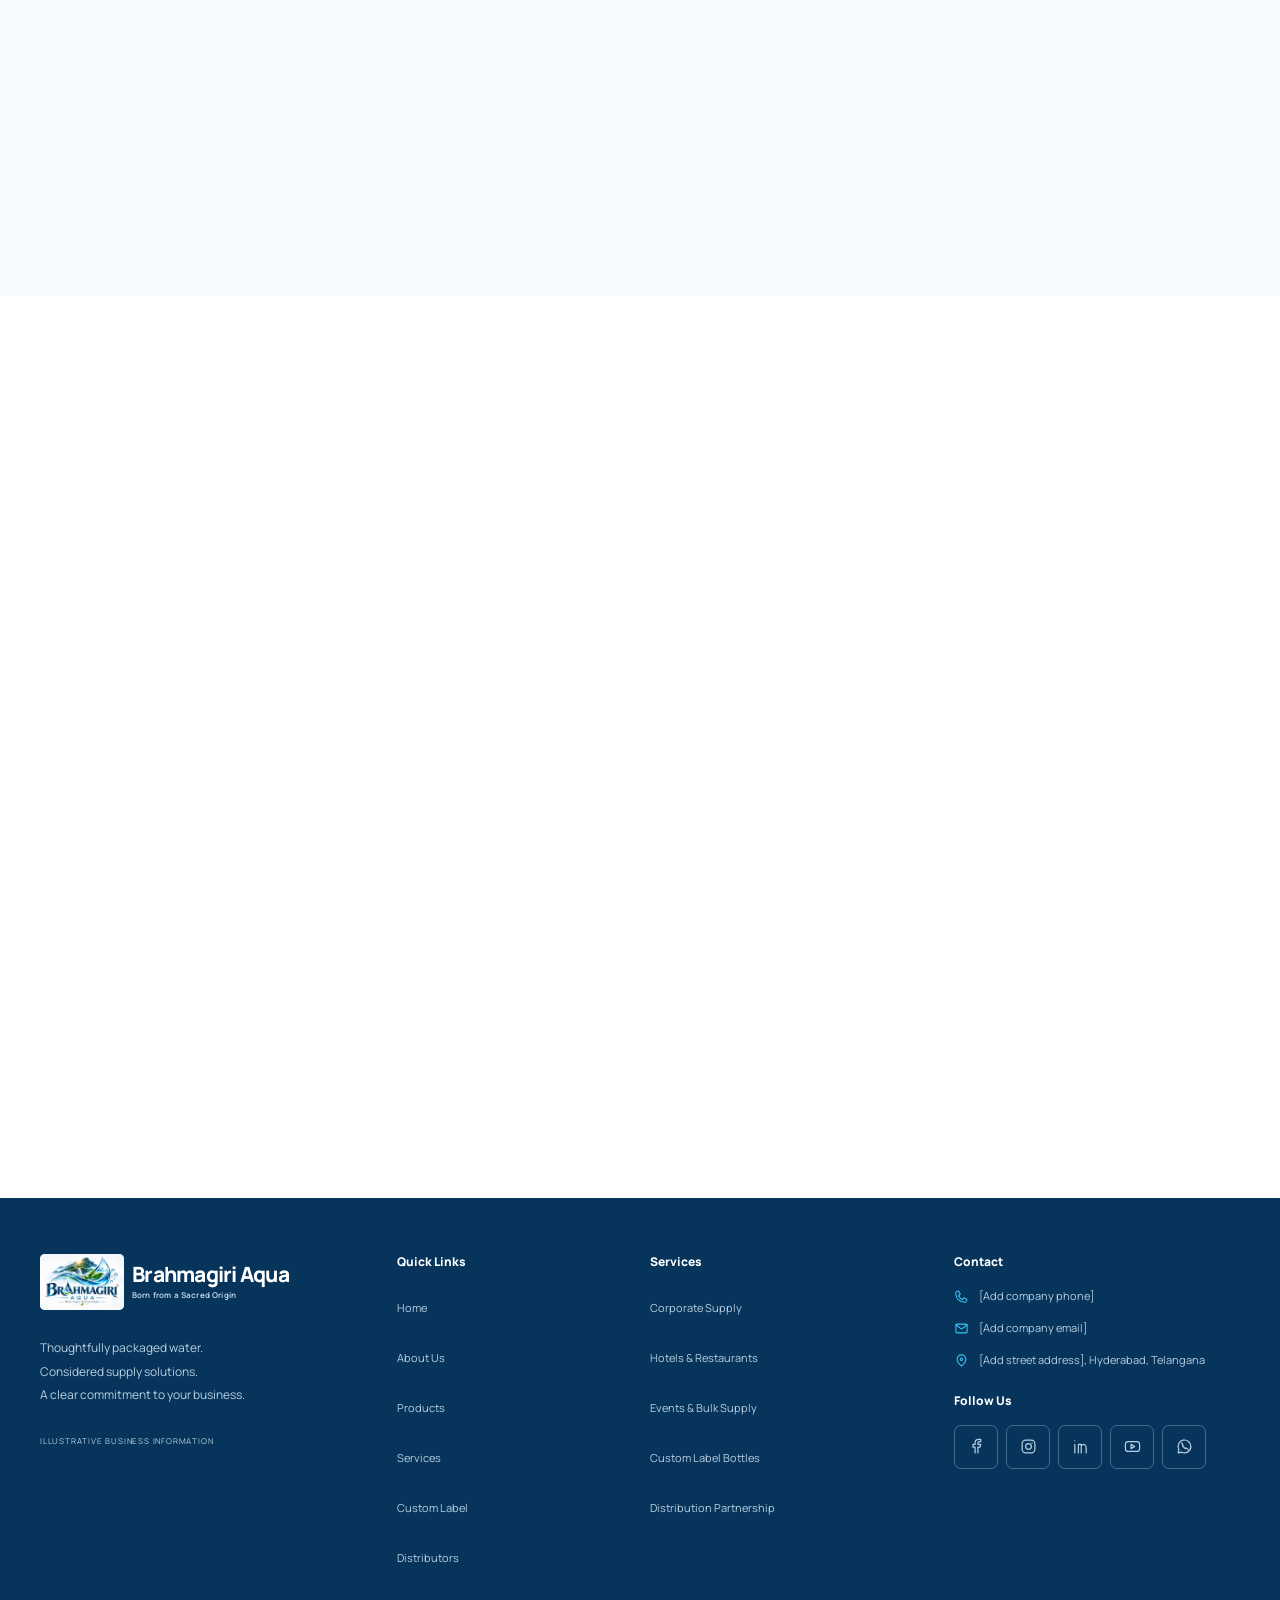
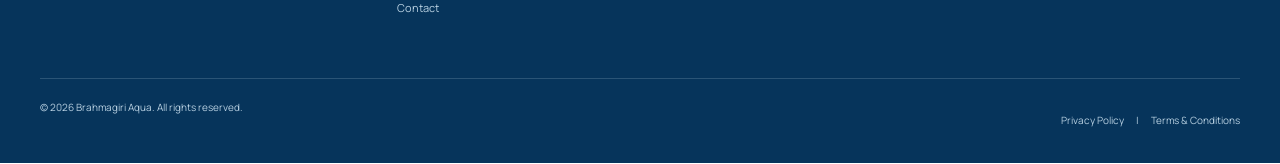
<file: about.html>
<!doctype html>
<html lang="en"><head><meta charset="utf-8"><meta name="viewport" content="width=device-width, initial-scale=1"><meta name="theme-color" content="#06345b"><title>About Us — Purity, Quality &amp; Trust | Brahmagiri Aqua</title><meta name="description" content="Discover the Brahmagiri Aqua sample company story, values, manufacturing approach, and commitment to thoughtful business water supply."><meta name="robots" content="noindex, follow"><link rel="canonical" href="https://example.com/about.html"><meta property="og:type" content="website"><meta property="og:site_name" content="Brahmagiri Aqua"><meta property="og:title" content="About Us — Purity, Quality &amp; Trust | Brahmagiri Aqua"><meta property="og:description" content="Discover the Brahmagiri Aqua sample company story, values, manufacturing approach, and commitment to thoughtful business water supply."><meta property="og:url" content="https://example.com/about.html"><meta property="og:image" content="https://example.com/assets/images/hero/open-graph.webp"><meta property="og:image:alt" content="Premium water bottles in a fresh blue water splash"><meta name="twitter:card" content="summary_large_image"><meta name="twitter:title" content="About Us — Purity, Quality &amp; Trust | Brahmagiri Aqua"><meta name="twitter:description" content="Discover the Brahmagiri Aqua sample company story, values, manufacturing approach, and commitment to thoughtful business water supply."><meta name="twitter:image" content="https://example.com/assets/images/hero/open-graph.webp"><link rel="icon" type="image/png" href="assets/icons/favicon-192.png"><link rel="manifest" href="site.webmanifest"><link rel="preload" href="assets/fonts/manrope-latin.woff2" as="font" type="font/woff2" crossorigin><link rel="stylesheet" href="assets/css/style.css"><script src="assets/js/site-config.js" defer></script><script src="assets/js/main.js" defer></script></head><body><a class="skip-link" href="#main">Skip to main content</a><header class="site-header"><div class="container header-inner"><a class="brand" href="index.html"><img class="brand-logo" src="assets/images/brand/brahmagiri-aqua-logo.webp" alt="" width="360" height="240" decoding="async"><span><strong>Brahmagiri Aqua</strong><small>Born from a Sacred Origin</small></span><span class="sr-only">Home</span></a><button class="menu-toggle" aria-label="Open navigation" aria-expanded="false" aria-controls="primary-nav"><svg class="icon " viewBox="0 0 24 24" fill="none" stroke="currentColor" stroke-width="1.7" stroke-linecap="round" stroke-linejoin="round" aria-hidden="true"><path d="M4 6h16M4 12h16M4 18h16"/></svg></button><nav id="primary-nav" class="primary-nav" aria-label="Primary navigation"><ul><li><a href="index.html">Home</a></li><li><a href="about.html" class="active" aria-current="page">About Us</a></li><li><a href="products.html">Products</a></li><li><a href="services.html">Services</a></li><li><a href="custom-label.html">Custom Label</a></li><li><a href="distributors.html">Distributors</a></li><li><a href="contact.html">Contact</a></li></ul><a class="button button-primary" href="contact.html?enquiry=bulk#enquiry">Get Bulk Quote<svg class="icon " viewBox="0 0 24 24" fill="none" stroke="currentColor" stroke-width="1.7" stroke-linecap="round" stroke-linejoin="round" aria-hidden="true"><path d="M4 12h16m-6-6 6 6-6 6"/></svg></a></nav></div></header><div class="menu-backdrop" hidden></div><main id="main"><section class="page-hero"><div class="container page-hero-inner"><div><nav class="breadcrumb" aria-label="Breadcrumb"><a href="index.html">Home</a><span aria-hidden="true">/</span><span aria-current="page">About Us</span></nav><p class="eyebrow">PURE WATER. CLEAR COMMITMENT.</p><h1>About Us</h1><p>Purity. Quality. Trust.</p></div><img src="assets/images/about/pristine-water-landscape.webp" alt="" width="1536" height="1024" fetchpriority="high" decoding="async" class="page-hero-image"></div></section><section class="section "><div class="container"><div class="split"><div class="visual-frame"><img src="assets/images/about/water-manufacturing-facility.webp" alt="Sample water manufacturing building and green facility grounds" width="1536" height="1024" loading="lazy" decoding="async" class=""></div><div><div class="section-heading "><p class="eyebrow">OUR STORY</p><h2>Pure Water.<br>A Healthier Future.</h2></div><p>Water is a small part of the day that makes a meaningful difference. Brahmagiri Aqua represents a simple idea: businesses deserve water that is carefully packaged and easy to source.</p><p>Our proposed model serves workplaces, hospitality teams, event organizers, and distribution partners. From choosing the right bottle to planning repeat deliveries, the emphasis is on thoughtful service and lasting relationships.</p><p class="sample-note">Company story is illustrative. Replace with your verified history and operating details.</p></div></div></div></section><section class="section pale-section"><div class="container"><div class="grid grid-2"><article class="feature-card"><span class="icon-badge"><svg class="icon " viewBox="0 0 24 24" fill="none" stroke="currentColor" stroke-width="1.7" stroke-linecap="round" stroke-linejoin="round" aria-hidden="true"><path d="M12 3C9 8 5 11 5 15a7 7 0 0 0 14 0c0-4-4-7-7-12Z"/><path d="M8 15a4 4 0 0 0 4 4"/></svg></span><h3>Our Mission</h3><p>To make well-presented packaged water accessible to businesses through thoughtful products and clear, dependable service.</p></article><article class="feature-card"><span class="icon-badge"><svg class="icon " viewBox="0 0 24 24" fill="none" stroke="currentColor" stroke-width="1.7" stroke-linecap="round" stroke-linejoin="round" aria-hidden="true"><circle cx="12" cy="12" r="9"/><ellipse cx="12" cy="12" rx="4" ry="9"/><path d="M3 12h18M5 7h14M5 17h14"/></svg></span><h3>Our Vision</h3><p>To become a trusted regional supply partner, building lasting relationships through quality, care, and responsible growth.</p></article></div></div></section><section class="section "><div class="container"><div class="section-heading "><p class="eyebrow">A GROWING COMMITMENT</p><h2>Our Company in Numbers</h2></div><div class="stats-grid"><div class="stat"><div><strong>10+</strong><span>Years of Experience</span></div></div><div class="stat"><div><strong>100K+</strong><span>Daily Capacity</span></div></div><div class="stat"><div><strong>500+</strong><span>Happy Clients</span></div></div><div class="stat"><div><strong>50+</strong><span>Distribution Partners</span></div></div></div><p class="sample-note">Illustrative company figures — replace with verified business information.</p></div></section><section class="section pale-section"><div class="container"><div class="section-heading "><p class="eyebrow">OUR VALUES</p><h2>What We Stand For</h2><p>The principles behind the product and the partnership.</p></div><div class="grid grid-4"><article class="feature-card"><span class="icon-badge"><svg class="icon " viewBox="0 0 24 24" fill="none" stroke="currentColor" stroke-width="1.7" stroke-linecap="round" stroke-linejoin="round" aria-hidden="true"><path d="M12 3C9 8 5 11 5 15a7 7 0 0 0 14 0c0-4-4-7-7-12Z"/><path d="M8 15a4 4 0 0 0 4 4"/></svg></span><h3>Purity</h3><p>Care in the product and clarity in the process.</p></article><article class="feature-card"><span class="icon-badge"><svg class="icon " viewBox="0 0 24 24" fill="none" stroke="currentColor" stroke-width="1.7" stroke-linecap="round" stroke-linejoin="round" aria-hidden="true"><path d="m12 3 8 3v6c0 5-8 9-8 9s-8-4-8-9V6l8-3Z"/><path d="m8 12 3 3 5-6"/></svg></span><h3>Integrity</h3><p>Honest conversations and transparent commitments.</p></article><article class="feature-card"><span class="icon-badge"><svg class="icon " viewBox="0 0 24 24" fill="none" stroke="currentColor" stroke-width="1.7" stroke-linecap="round" stroke-linejoin="round" aria-hidden="true"><circle cx="12" cy="12" r="9"/><path d="M12 7v5l4 2"/></svg></span><h3>Reliability</h3><p>Consistency in the details that matter.</p></article><article class="feature-card"><span class="icon-badge"><svg class="icon " viewBox="0 0 24 24" fill="none" stroke="currentColor" stroke-width="1.7" stroke-linecap="round" stroke-linejoin="round" aria-hidden="true"><path d="M9 3h6M10 3v7L4 20h16l-6-10V3M7 15h10"/></svg></span><h3>Innovation</h3><p>Better ways to package, plan, and serve.</p></article><article class="feature-card"><span class="icon-badge"><svg class="icon " viewBox="0 0 24 24" fill="none" stroke="currentColor" stroke-width="1.7" stroke-linecap="round" stroke-linejoin="round" aria-hidden="true"><circle cx="9" cy="8" r="3"/><path d="M3 21v-3a6 6 0 0 1 12 0v3M16 5a3 3 0 0 1 0 6M18 15a4 4 0 0 1 3 4v2"/></svg></span><h3>Partnership</h3><p>Long-term thinking for shared progress.</p></article><article class="feature-card"><span class="icon-badge"><svg class="icon " viewBox="0 0 24 24" fill="none" stroke="currentColor" stroke-width="1.7" stroke-linecap="round" stroke-linejoin="round" aria-hidden="true"><path d="M20 3C8 2 2 8 6 16c8 4 14-2 14-13ZM4 21 16 8"/></svg></span><h3>Sustainability</h3><p>Thoughtful use of materials and resources.</p></article><article class="feature-card"><span class="icon-badge"><svg class="icon " viewBox="0 0 24 24" fill="none" stroke="currentColor" stroke-width="1.7" stroke-linecap="round" stroke-linejoin="round" aria-hidden="true"><path d="m12 3 3 6 7 1-5 5 1 7-6-3-6 3 1-7-5-5 7-1 3-6Z"/></svg></span><h3>Excellence</h3><p>A commitment to continual improvement.</p></article><article class="feature-card"><span class="icon-badge"><svg class="icon " viewBox="0 0 24 24" fill="none" stroke="currentColor" stroke-width="1.7" stroke-linecap="round" stroke-linejoin="round" aria-hidden="true"><path d="M12 21 3 12C-2 4 7 0 12 7c5-7 14-3 9 5l-9 9Z"/></svg></span><h3>Community</h3><p>Local relationships at the heart of our work.</p></article></div></div></section><section class="section "><div class="container"><div class="section-heading "><p class="eyebrow">OUR JOURNEY</p><h2>Every Step, a Clearer Purpose</h2><p>Milestones shown as placeholders; add your actual dates and achievements.</p></div><ol class="journey"><li><span>01</span><small>[Add year]</small><h3>Company Founded</h3></li><li><span>02</span><small>[Add year]</small><h3>Facility Expansion</h3></li><li><span>03</span><small>[Add year]</small><h3>Distribution Growth</h3></li><li><span>04</span><small>[Add year]</small><h3>New Product Range</h3></li><li><span>05</span><small>[Add year]</small><h3>Regional Expansion</h3></li></ol></div></section><section class="section pale-section"><div class="container"><div class="section-heading "><p class="eyebrow">CERTIFICATIONS / QUALITY</p><h2>Trust Begins with Transparency</h2><p>Certification details must be verified before publication. No certification is claimed by this sample website.</p></div><div class="grid grid-4"><article class="feature-card"><span class="icon-badge"><svg class="icon " viewBox="0 0 24 24" fill="none" stroke="currentColor" stroke-width="1.7" stroke-linecap="round" stroke-linejoin="round" aria-hidden="true"><path d="m12 3 8 3v6c0 5-8 9-8 9s-8-4-8-9V6l8-3Z"/><path d="m8 12 3 3 5-6"/></svg></span><h3>Quality Certification</h3><p>Add issuing body, certificate number, and validity.</p></article><article class="feature-card"><span class="icon-badge"><svg class="icon " viewBox="0 0 24 24" fill="none" stroke="currentColor" stroke-width="1.7" stroke-linecap="round" stroke-linejoin="round" aria-hidden="true"><path d="M9 3h6M10 3v7L4 20h16l-6-10V3M7 15h10"/></svg></span><h3>Food Safety</h3><p>Add applicable license and verified food-safety details.</p></article><article class="feature-card"><span class="icon-badge"><svg class="icon " viewBox="0 0 24 24" fill="none" stroke="currentColor" stroke-width="1.7" stroke-linecap="round" stroke-linejoin="round" aria-hidden="true"><path d="M10 3h4v4l2 3v11H8V10l2-3V3Z"/><path d="M8 12h8M8 17h8M10 5h4"/></svg></span><h3>ISI / BIS</h3><p>Add valid license details where applicable.</p></article><article class="feature-card"><span class="icon-badge"><svg class="icon " viewBox="0 0 24 24" fill="none" stroke="currentColor" stroke-width="1.7" stroke-linecap="round" stroke-linejoin="round" aria-hidden="true"><path d="m5 12 4 4L19 6"/></svg></span><h3>Laboratory Testing</h3><p>Add accredited laboratory reports and test dates.</p></article></div></div></section><section class="section "><div class="container"><div class="facility-banner"><img src="assets/images/about/water-manufacturing-facility.webp" alt="Illustrative modern water packaging facility" width="1536" height="1024" loading="lazy" decoding="async" class=""><div><div class="section-heading "><p class="eyebrow">MANUFACTURING FACILITY</p><h2>Clean Water.<br>Stronger Commitments.</h2><p>Showcase your real treatment equipment, quality laboratory, packaging lines, and facility standards here.</p></div><a class="button button-primary" href="contact.html">Talk to Our Team<svg class="icon " viewBox="0 0 24 24" fill="none" stroke="currentColor" stroke-width="1.7" stroke-linecap="round" stroke-linejoin="round" aria-hidden="true"><path d="M4 12h16m-6-6 6 6-6 6"/></svg></a></div></div></div></section><section class="section cta-section"><div class="container"><div class="cta-panel"><div><p class="eyebrow">A CLEAR COMMITMENT TO YOUR BUSINESS</p><h2>Ready to Partner With Us?</h2><p>Let's build a reliable water supply solution for your business.</p></div><div class="button-row"><a class="button button-primary" href="contact.html?enquiry=bulk#enquiry">Request Bulk Pricing<svg class="icon " viewBox="0 0 24 24" fill="none" stroke="currentColor" stroke-width="1.7" stroke-linecap="round" stroke-linejoin="round" aria-hidden="true"><path d="M4 12h16m-6-6 6 6-6 6"/></svg></a><a class="button button-light" href="distributors.html">Start Distribution Partnership<svg class="icon " viewBox="0 0 24 24" fill="none" stroke="currentColor" stroke-width="1.7" stroke-linecap="round" stroke-linejoin="round" aria-hidden="true"><path d="M4 12h16m-6-6 6 6-6 6"/></svg></a><a class="button button-ghost" href="custom-label.html">Customize Your Bottle<svg class="icon " viewBox="0 0 24 24" fill="none" stroke="currentColor" stroke-width="1.7" stroke-linecap="round" stroke-linejoin="round" aria-hidden="true"><path d="M4 12h16m-6-6 6 6-6 6"/></svg></a></div></div></div></section></main><footer class="site-footer"><div class="container"><div class="footer-grid"><div class="footer-company"><a class="brand" href="index.html"><img class="brand-logo" src="assets/images/brand/brahmagiri-aqua-logo.webp" alt="" width="360" height="240" decoding="async"><span><strong>Brahmagiri Aqua</strong><small>Born from a Sacred Origin</small></span><span class="sr-only">Home</span></a><p>Thoughtfully packaged water.<br>Considered supply solutions.<br>A clear commitment to your business.</p><span class="footer-caption">ILLUSTRATIVE BUSINESS INFORMATION</span></div><div><h2>Quick Links</h2><ul><li><a href="index.html">Home</a></li><li><a href="about.html">About Us</a></li><li><a href="products.html">Products</a></li><li><a href="services.html">Services</a></li><li><a href="custom-label.html">Custom Label</a></li><li><a href="distributors.html">Distributors</a></li><li><a href="contact.html">Contact</a></li></ul></div><div><h2>Services</h2><ul><li><a href="services.html">Corporate Supply</a></li><li><a href="services.html">Hotels & Restaurants</a></li><li><a href="services.html">Events & Bulk Supply</a></li><li><a href="custom-label.html">Custom Label Bottles</a></li><li><a href="distributors.html">Distribution Partnership</a></li></ul></div><div><h2>Contact</h2><ul class="footer-contact"><li><svg class="icon " viewBox="0 0 24 24" fill="none" stroke="currentColor" stroke-width="1.7" stroke-linecap="round" stroke-linejoin="round" aria-hidden="true"><path d="m7 3 3 5-3 3c2 3 3 4 6 6l3-3 5 3-2 4C9 22 2 15 3 5l4-2Z"/></svg>[Add company phone]</li><li><svg class="icon " viewBox="0 0 24 24" fill="none" stroke="currentColor" stroke-width="1.7" stroke-linecap="round" stroke-linejoin="round" aria-hidden="true"><rect x="3" y="5" width="18" height="14" rx="2"/><path d="m3 6 9 7 9-7"/></svg>[Add company email]</li><li><svg class="icon " viewBox="0 0 24 24" fill="none" stroke="currentColor" stroke-width="1.7" stroke-linecap="round" stroke-linejoin="round" aria-hidden="true"><path d="M19 10c0 5-7 11-7 11S5 15 5 10a7 7 0 0 1 14 0Z"/><circle cx="12" cy="10" r="2"/></svg>[Add street address], Hyderabad, Telangana</li></ul><h2 class="social-heading">Follow Us</h2><div class="social-links"><a href="#" aria-label="Facebook (link pending)" data-placeholder-link><svg class="icon " viewBox="0 0 24 24" fill="none" stroke="currentColor" stroke-width="1.7" stroke-linecap="round" stroke-linejoin="round" aria-hidden="true"><path d="M14 21v-8h3l1-4h-4V7c0-1 1-2 2-2h2V2h-3c-3 0-5 2-5 5v2H7v4h3v8"/></svg></a><a href="#" aria-label="Instagram (link pending)" data-placeholder-link><svg class="icon " viewBox="0 0 24 24" fill="none" stroke="currentColor" stroke-width="1.7" stroke-linecap="round" stroke-linejoin="round" aria-hidden="true"><rect x="3" y="3" width="18" height="18" rx="5"/><circle cx="12" cy="12" r="4"/><path d="M17 7h.01"/></svg></a><a href="#" aria-label="Linkedin (link pending)" data-placeholder-link><svg class="icon " viewBox="0 0 24 24" fill="none" stroke="currentColor" stroke-width="1.7" stroke-linecap="round" stroke-linejoin="round" aria-hidden="true"><path d="M4 9v12M4 4h.01M9 21V9h4v2c4-4 7-1 7 3v7M13 11v10"/></svg></a><a href="#" aria-label="Youtube (link pending)" data-placeholder-link><svg class="icon " viewBox="0 0 24 24" fill="none" stroke="currentColor" stroke-width="1.7" stroke-linecap="round" stroke-linejoin="round" aria-hidden="true"><rect x="2" y="5" width="20" height="14" rx="4"/><path d="m10 9 5 3-5 3V9Z"/></svg></a><a href="#" aria-label="Whatsapp (link pending)" data-placeholder-link><svg class="icon " viewBox="0 0 24 24" fill="none" stroke="currentColor" stroke-width="1.7" stroke-linecap="round" stroke-linejoin="round" aria-hidden="true"><path d="M21 12a9 9 0 0 1-13 8l-5 1 1-5a9 9 0 1 1 17-4Z"/><path d="m8 7 2 3-1 1 4 4 1-1 3 2"/></svg></a></div></div></div><div class="footer-bottom"><p>© 2026 Brahmagiri Aqua. All rights reserved.</p><div><a href="#privacy" data-policy="privacy">Privacy Policy</a><span aria-hidden="true">|</span><a href="#terms" data-policy="terms">Terms & Conditions</a></div></div></div></footer><button class="back-to-top" aria-label="Back to top" hidden><svg class="icon " viewBox="0 0 24 24" fill="none" stroke="currentColor" stroke-width="1.7" stroke-linecap="round" stroke-linejoin="round" aria-hidden="true"><path d="m6 14 6-6 6 6"/></svg></button><dialog class="policy-dialog" id="policy-dialog" aria-labelledby="policy-title"><div class="dialog-header"><h2 id="policy-title">Privacy Policy</h2><button class="dialog-close" aria-label="Close policy">×</button></div><div id="policy-content"></div></dialog><div class="placeholder-status sr-only" role="status" aria-live="polite"></div></body></html>
</file>
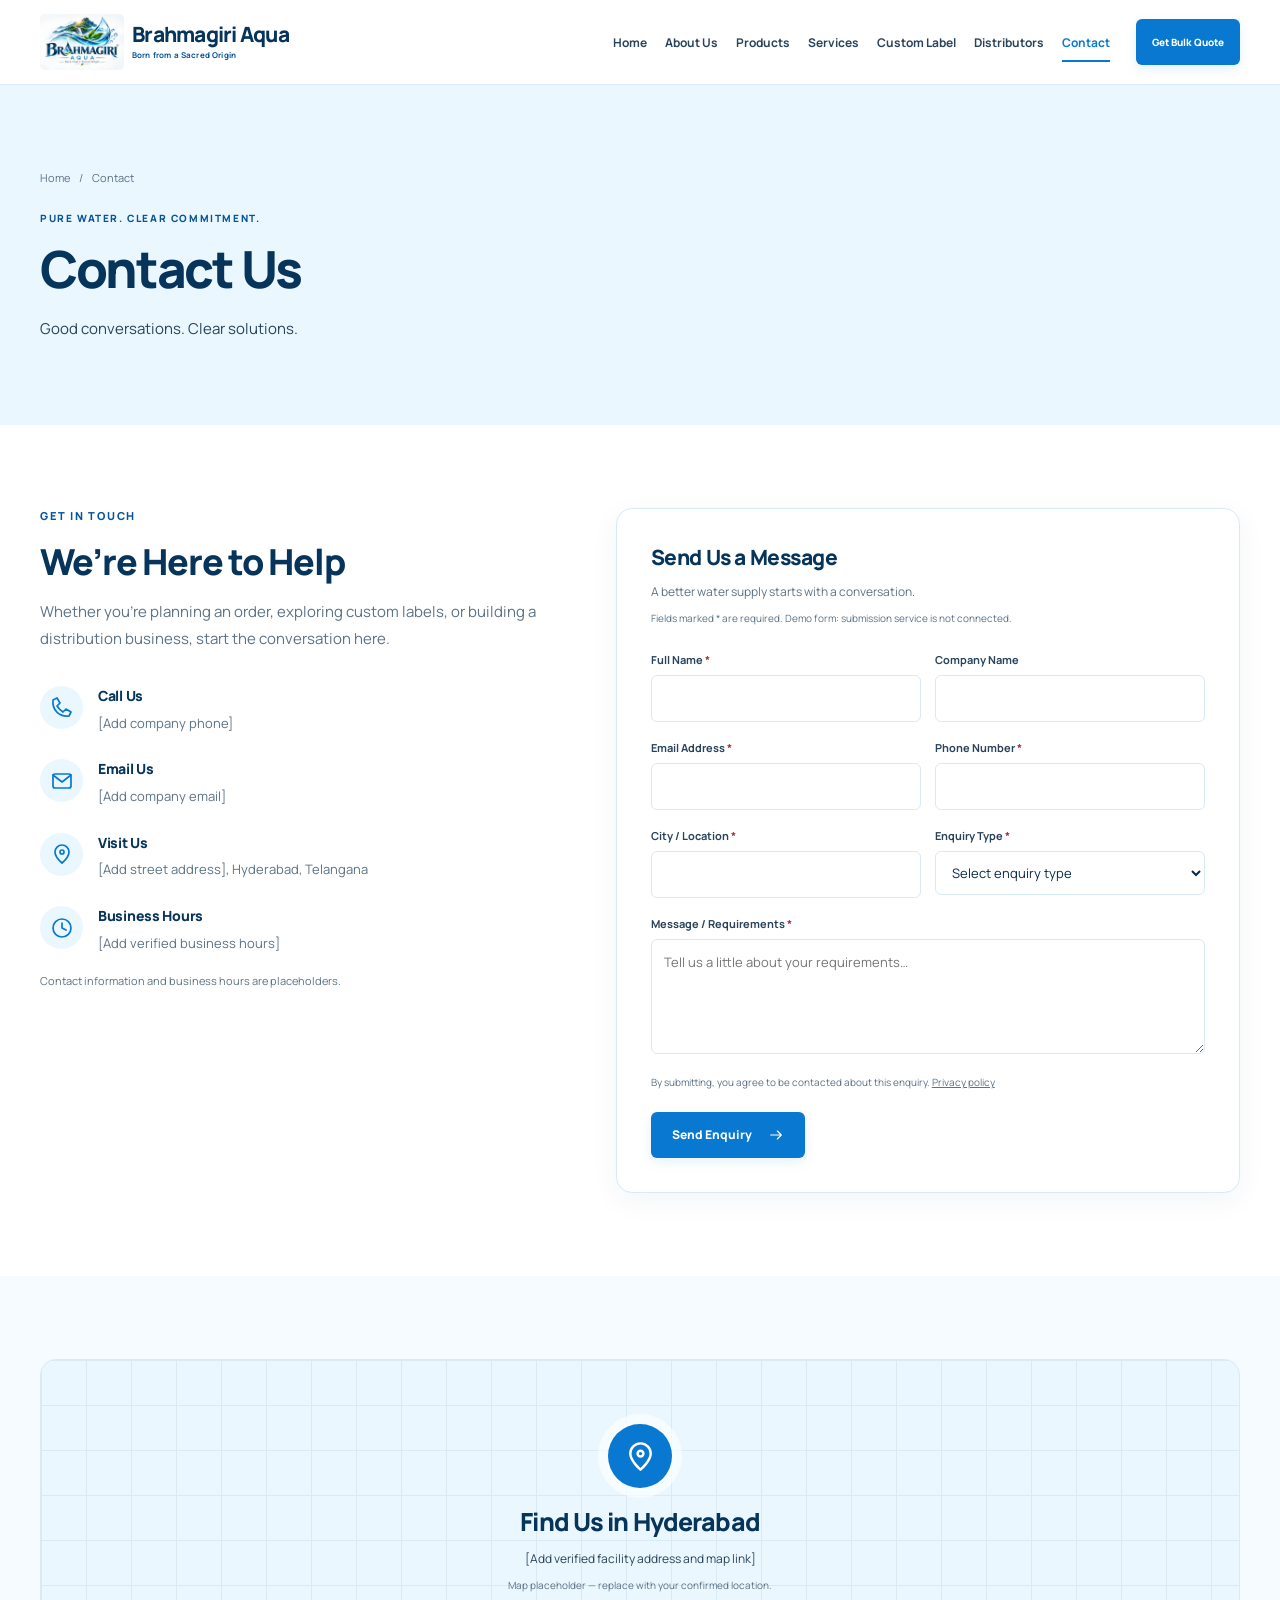
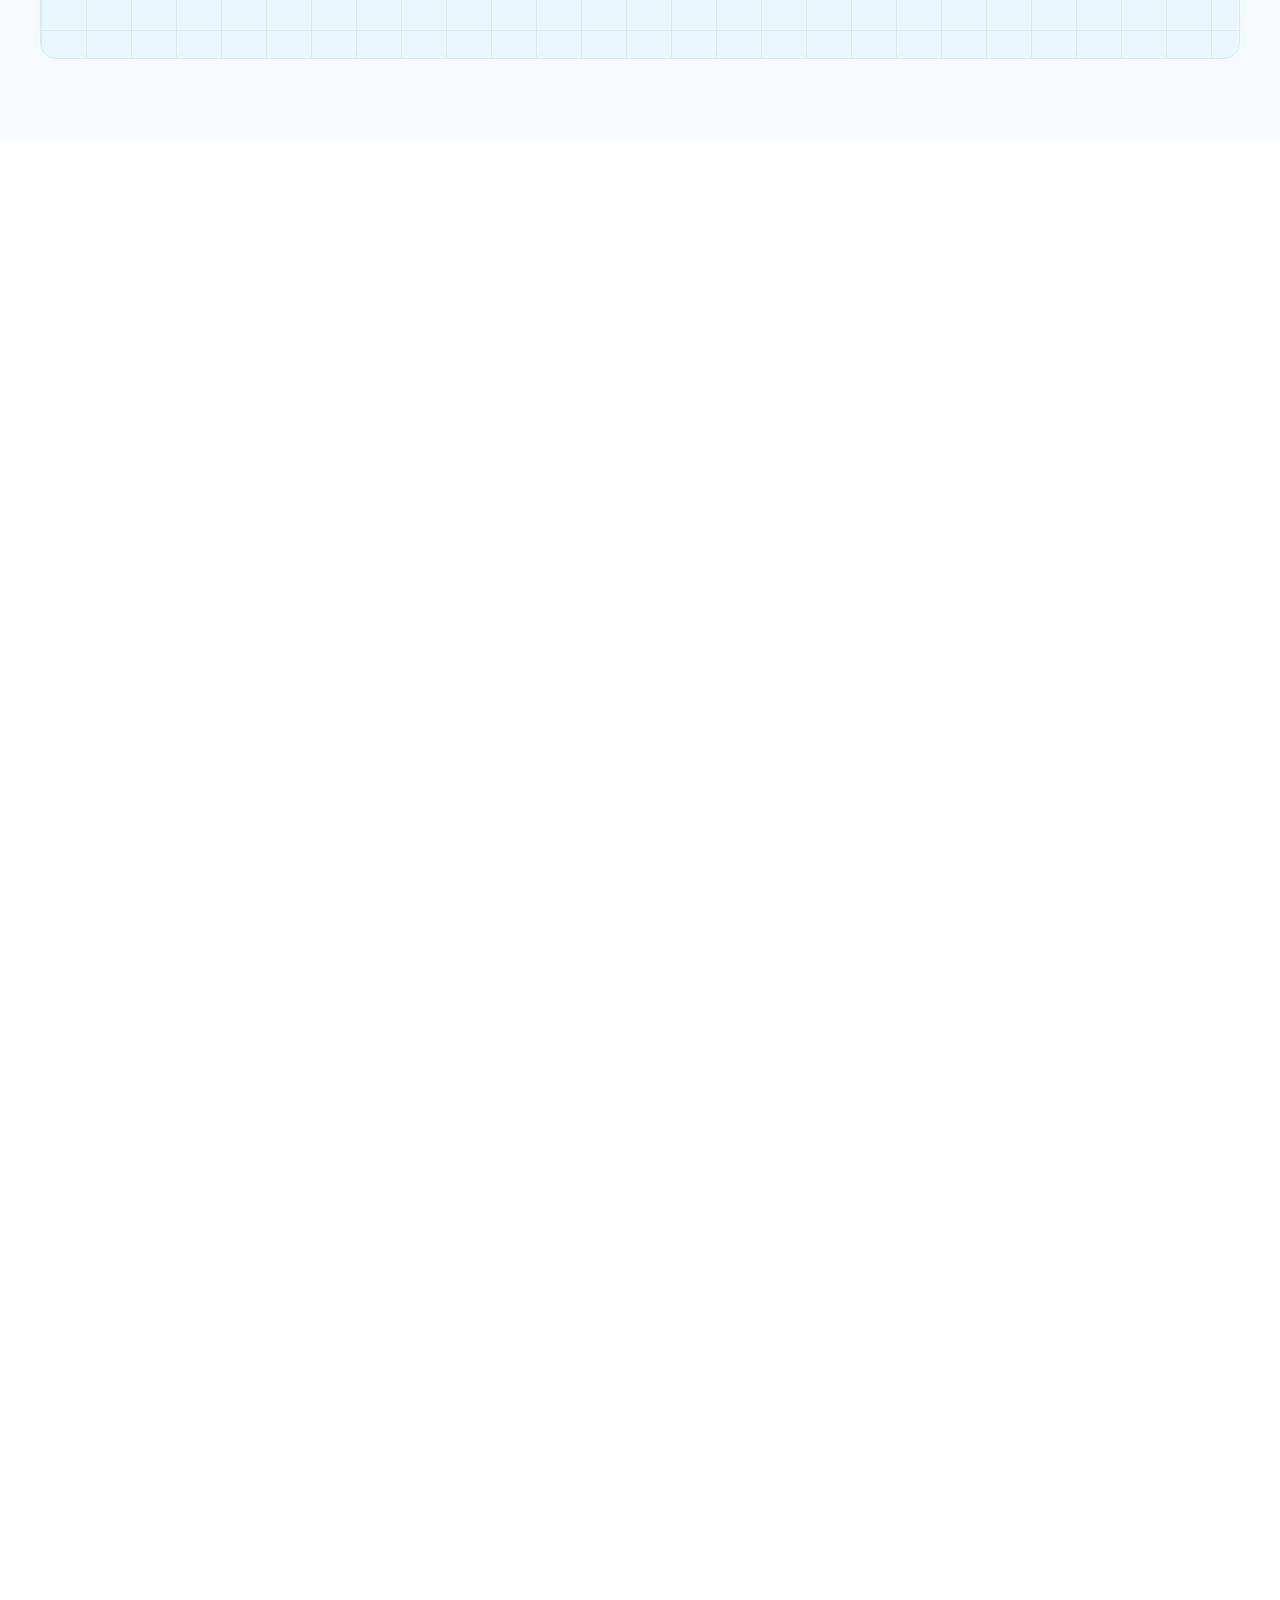
<file: contact.html>
<!doctype html>
<html lang="en"><head><meta charset="utf-8"><meta name="viewport" content="width=device-width, initial-scale=1"><meta name="theme-color" content="#06345b"><title>Contact Us &amp; Request a Bulk Quote | Brahmagiri Aqua</title><meta name="description" content="Enquire about packaged water, bulk supply, custom labels, and distribution opportunities through the Brahmagiri Aqua contact form."><meta name="robots" content="noindex, follow"><link rel="canonical" href="https://example.com/contact.html"><meta property="og:type" content="website"><meta property="og:site_name" content="Brahmagiri Aqua"><meta property="og:title" content="Contact Us &amp; Request a Bulk Quote | Brahmagiri Aqua"><meta property="og:description" content="Enquire about packaged water, bulk supply, custom labels, and distribution opportunities through the Brahmagiri Aqua contact form."><meta property="og:url" content="https://example.com/contact.html"><meta property="og:image" content="https://example.com/assets/images/hero/open-graph.webp"><meta property="og:image:alt" content="Premium water bottles in a fresh blue water splash"><meta name="twitter:card" content="summary_large_image"><meta name="twitter:title" content="Contact Us &amp; Request a Bulk Quote | Brahmagiri Aqua"><meta name="twitter:description" content="Enquire about packaged water, bulk supply, custom labels, and distribution opportunities through the Brahmagiri Aqua contact form."><meta name="twitter:image" content="https://example.com/assets/images/hero/open-graph.webp"><link rel="icon" type="image/png" href="assets/icons/favicon-192.png"><link rel="manifest" href="site.webmanifest"><link rel="preload" href="assets/fonts/manrope-latin.woff2" as="font" type="font/woff2" crossorigin><link rel="stylesheet" href="assets/css/style.css"><script src="assets/js/site-config.js" defer></script><script src="assets/js/main.js" defer></script><script src="assets/js/contact.js" defer></script></head><body><a class="skip-link" href="#main">Skip to main content</a><header class="site-header"><div class="container header-inner"><a class="brand" href="index.html"><img class="brand-logo" src="assets/images/brand/brahmagiri-aqua-logo.webp" alt="" width="360" height="240" decoding="async"><span><strong>Brahmagiri Aqua</strong><small>Born from a Sacred Origin</small></span><span class="sr-only">Home</span></a><button class="menu-toggle" aria-label="Open navigation" aria-expanded="false" aria-controls="primary-nav"><svg class="icon " viewBox="0 0 24 24" fill="none" stroke="currentColor" stroke-width="1.7" stroke-linecap="round" stroke-linejoin="round" aria-hidden="true"><path d="M4 6h16M4 12h16M4 18h16"/></svg></button><nav id="primary-nav" class="primary-nav" aria-label="Primary navigation"><ul><li><a href="index.html">Home</a></li><li><a href="about.html">About Us</a></li><li><a href="products.html">Products</a></li><li><a href="services.html">Services</a></li><li><a href="custom-label.html">Custom Label</a></li><li><a href="distributors.html">Distributors</a></li><li><a href="contact.html" class="active" aria-current="page">Contact</a></li></ul><a class="button button-primary" href="contact.html?enquiry=bulk#enquiry">Get Bulk Quote<svg class="icon " viewBox="0 0 24 24" fill="none" stroke="currentColor" stroke-width="1.7" stroke-linecap="round" stroke-linejoin="round" aria-hidden="true"><path d="M4 12h16m-6-6 6 6-6 6"/></svg></a></nav></div></header><div class="menu-backdrop" hidden></div><main id="main"><section class="page-hero"><div class="container page-hero-inner"><div><nav class="breadcrumb" aria-label="Breadcrumb"><a href="index.html">Home</a><span aria-hidden="true">/</span><span aria-current="page">Contact</span></nav><p class="eyebrow">PURE WATER. CLEAR COMMITMENT.</p><h1>Contact Us</h1><p>Good conversations. Clear solutions.</p></div><picture class="hero-picture"><source media="(max-width: 767px)" srcset="assets/images/hero/water-hero-mobile.webp"><img src="assets/images/hero/water-hero.webp" alt="" width="1536" height="1024" fetchpriority="high" decoding="async" class="page-hero-image"></picture></div></section><section class="section " id="enquiry"><div class="container"><div class="split contact-split"><div><div class="section-heading "><p class="eyebrow">GET IN TOUCH</p><h2>We’re Here to Help</h2><p>Whether you’re planning an order, exploring custom labels, or building a distribution business, start the conversation here.</p></div><div class="contact-details"><div class="contact-detail"><span class="icon-badge"><svg class="icon " viewBox="0 0 24 24" fill="none" stroke="currentColor" stroke-width="1.7" stroke-linecap="round" stroke-linejoin="round" aria-hidden="true"><path d="m7 3 3 5-3 3c2 3 3 4 6 6l3-3 5 3-2 4C9 22 2 15 3 5l4-2Z"/></svg></span><div><h3>Call Us</h3><p>[Add company phone]</p></div></div><div class="contact-detail"><span class="icon-badge"><svg class="icon " viewBox="0 0 24 24" fill="none" stroke="currentColor" stroke-width="1.7" stroke-linecap="round" stroke-linejoin="round" aria-hidden="true"><rect x="3" y="5" width="18" height="14" rx="2"/><path d="m3 6 9 7 9-7"/></svg></span><div><h3>Email Us</h3><p>[Add company email]</p></div></div><div class="contact-detail"><span class="icon-badge"><svg class="icon " viewBox="0 0 24 24" fill="none" stroke="currentColor" stroke-width="1.7" stroke-linecap="round" stroke-linejoin="round" aria-hidden="true"><path d="M19 10c0 5-7 11-7 11S5 15 5 10a7 7 0 0 1 14 0Z"/><circle cx="12" cy="10" r="2"/></svg></span><div><h3>Visit Us</h3><p>[Add street address], Hyderabad, Telangana</p></div></div><div class="contact-detail"><span class="icon-badge"><svg class="icon " viewBox="0 0 24 24" fill="none" stroke="currentColor" stroke-width="1.7" stroke-linecap="round" stroke-linejoin="round" aria-hidden="true"><circle cx="12" cy="12" r="9"/><path d="M12 7v5l4 2"/></svg></span><div><h3>Business Hours</h3><p>[Add verified business hours]</p></div></div></div><p class="sample-note">Contact information and business hours are placeholders.</p></div><form class="enquiry-form" data-enquiry-form data-kind="contact" action="#" method="post" novalidate><h3>Send Us a Message</h3><p class="form-intro">A better water supply starts with a conversation.</p><p class="form-note">Fields marked * are required. Demo form: submission service is not connected.</p><div class="form-grid"><div class="form-field "><label for="f3-full_name">Full Name<span aria-hidden="true"> *</span></label><input id="f3-full_name" name="full_name" required aria-describedby="f3-full_name-error" type="text" autocomplete="name" maxlength="200"><span class="field-error" id="f3-full_name-error"></span></div><div class="form-field "><label for="f3-company">Company Name</label><input id="f3-company" name="company" aria-describedby="f3-company-error" type="text" autocomplete="organization" maxlength="200"><span class="field-error" id="f3-company-error"></span></div><div class="form-field "><label for="f3-email">Email Address<span aria-hidden="true"> *</span></label><input id="f3-email" name="email" required aria-describedby="f3-email-error" type="email" autocomplete="email" maxlength="200"><span class="field-error" id="f3-email-error"></span></div><div class="form-field "><label for="f3-phone">Phone Number<span aria-hidden="true"> *</span></label><input id="f3-phone" name="phone" required aria-describedby="f3-phone-error" type="tel" autocomplete="tel" inputmode="tel" maxlength="25"><span class="field-error" id="f3-phone-error"></span></div><div class="form-field "><label for="f3-city">City / Location<span aria-hidden="true"> *</span></label><input id="f3-city" name="city" required aria-describedby="f3-city-error" type="text" autocomplete="address-level2" maxlength="200"><span class="field-error" id="f3-city-error"></span></div><div class="form-field "><label for="f3-enquiry_type">Enquiry Type<span aria-hidden="true"> *</span></label><select id="f3-enquiry_type" name="enquiry_type" required aria-describedby="f3-enquiry_type-error"><option value="">Select enquiry type</option><option value="bulk">Bulk supply</option><option value="product">Product quote</option><option value="custom">Custom labels</option><option value="distributor">Distribution partnership</option><option value="general">General enquiry</option></select><span class="field-error" id="f3-enquiry_type-error"></span></div><div class="form-field full-width"><label for="f3-message">Message / Requirements<span aria-hidden="true"> *</span></label><textarea id="f3-message" name="message" required aria-describedby="f3-message-error" rows="4" minlength="10" maxlength="3000" placeholder="Tell us a little about your requirements…"></textarea><span class="field-error" id="f3-message-error"></span></div></div><div class="honeypot" aria-hidden="true"><label>Leave empty<input name="website" tabindex="-1" autocomplete="off"></label></div><input type="hidden" name="subject" value="Water supply enquiry"><p class="form-privacy">By submitting, you agree to be contacted about this enquiry. <a href="#privacy" data-policy="privacy">Privacy policy</a></p><button class="button button-primary" type="submit">Send Enquiry<svg class="icon " viewBox="0 0 24 24" fill="none" stroke="currentColor" stroke-width="1.7" stroke-linecap="round" stroke-linejoin="round" aria-hidden="true"><path d="M4 12h16m-6-6 6 6-6 6"/></svg></button><p class="form-status" role="status" aria-live="polite" tabindex="-1"></p><noscript><p>Enable JavaScript to validate and send this form.</p></noscript></form></div></div></section><section class="section pale-section"><div class="container"><div class="map-placeholder" role="img" aria-label="Placeholder for company location map"><div class="map-pin"><svg class="icon " viewBox="0 0 24 24" fill="none" stroke="currentColor" stroke-width="1.7" stroke-linecap="round" stroke-linejoin="round" aria-hidden="true"><path d="M19 10c0 5-7 11-7 11S5 15 5 10a7 7 0 0 1 14 0Z"/><circle cx="12" cy="10" r="2"/></svg></div><h2>Find Us in Hyderabad</h2><p>[Add verified facility address and map link]</p><small>Map placeholder — replace with your confirmed location.</small></div></div></section><section class="section "><div class="container"><div class="section-heading "><p class="eyebrow">FREQUENTLY ASKED QUESTIONS</p><h2>A Little More Clarity</h2><p>Sample guidance. Final service details will be confirmed by the company.</p></div> <div class="faq-list"><article class="faq-item"><h3><button class="faq-toggle" aria-expanded="false" aria-controls="faq-answer-0" id="faq-question-0">What is the minimum order quantity?<svg class="icon " viewBox="0 0 24 24" fill="none" stroke="currentColor" stroke-width="1.7" stroke-linecap="round" stroke-linejoin="round" aria-hidden="true"><path d="M12 5v14M5 12h14"/></svg></button></h3><div class="faq-answer" id="faq-answer-0" aria-labelledby="faq-question-0" hidden><p>Minimum quantities depend on the bottle format, delivery area, and branding requirements. Share your requirements to request a confirmed quotation.</p></div></article><article class="faq-item"><h3><button class="faq-toggle" aria-expanded="false" aria-controls="faq-answer-1" id="faq-question-1">Do you offer custom labels?<svg class="icon " viewBox="0 0 24 24" fill="none" stroke="currentColor" stroke-width="1.7" stroke-linecap="round" stroke-linejoin="round" aria-hidden="true"><path d="M12 5v14M5 12h14"/></svg></button></h3><div class="faq-answer" id="faq-answer-1" aria-labelledby="faq-question-1" hidden><p>This sample range includes custom-label options. The company should confirm available materials, artwork specifications, lead times, and quantities before an order is placed.</p></div></article><article class="faq-item"><h3><button class="faq-toggle" aria-expanded="false" aria-controls="faq-answer-2" id="faq-question-2">Do you deliver outside the main city?<svg class="icon " viewBox="0 0 24 24" fill="none" stroke="currentColor" stroke-width="1.7" stroke-linecap="round" stroke-linejoin="round" aria-hidden="true"><path d="M12 5v14M5 12h14"/></svg></button></h3><div class="faq-answer" id="faq-answer-2" aria-labelledby="faq-question-2" hidden><p>Delivery coverage is subject to the actual service network. Send your city and pincode so the team can confirm availability and delivery terms.</p></div></article><article class="faq-item"><h3><button class="faq-toggle" aria-expanded="false" aria-controls="faq-answer-3" id="faq-question-3">Do you provide corporate pricing?<svg class="icon " viewBox="0 0 24 24" fill="none" stroke="currentColor" stroke-width="1.7" stroke-linecap="round" stroke-linejoin="round" aria-hidden="true"><path d="M12 5v14M5 12h14"/></svg></button></h3><div class="faq-answer" id="faq-answer-3" aria-labelledby="faq-question-3" hidden><p>Ask for a quotation based on your estimated monthly quantity, preferred packaging, and delivery schedule. Pricing is confirmed individually.</p></div></article><article class="faq-item"><h3><button class="faq-toggle" aria-expanded="false" aria-controls="faq-answer-4" id="faq-question-4">Can businesses become distributors?<svg class="icon " viewBox="0 0 24 24" fill="none" stroke="currentColor" stroke-width="1.7" stroke-linecap="round" stroke-linejoin="round" aria-hidden="true"><path d="M12 5v14M5 12h14"/></svg></button></h3><div class="faq-answer" id="faq-answer-4" aria-labelledby="faq-question-4" hidden><p>Use the distributor enquiry form to express interest. Territory availability, eligibility, and commercial terms must be confirmed by the company.</p></div></article><article class="faq-item"><h3><button class="faq-toggle" aria-expanded="false" aria-controls="faq-answer-5" id="faq-question-5">Do you provide bulk supply?<svg class="icon " viewBox="0 0 24 24" fill="none" stroke="currentColor" stroke-width="1.7" stroke-linecap="round" stroke-linejoin="round" aria-hidden="true"><path d="M12 5v14M5 12h14"/></svg></button></h3><div class="faq-answer" id="faq-answer-5" aria-labelledby="faq-question-5" hidden><p>Bulk supply can be discussed for offices, hospitality, events, and industrial requirements. Capacity, schedules, and final terms require company confirmation.</p></div></article></div></div></section><section class="section cta-section"><div class="container"><div class="cta-panel"><div><p class="eyebrow">A CLEAR COMMITMENT TO YOUR BUSINESS</p><h2>Find the Right Water Supply for Your Business</h2><p>From first enquiry to your next order, let’s make it straightforward.</p></div><div class="button-row"><a class="button button-primary" href="contact.html?enquiry=bulk#enquiry">Request Bulk Pricing<svg class="icon " viewBox="0 0 24 24" fill="none" stroke="currentColor" stroke-width="1.7" stroke-linecap="round" stroke-linejoin="round" aria-hidden="true"><path d="M4 12h16m-6-6 6 6-6 6"/></svg></a></div></div></div></section></main><footer class="site-footer"><div class="container"><div class="footer-grid"><div class="footer-company"><a class="brand" href="index.html"><img class="brand-logo" src="assets/images/brand/brahmagiri-aqua-logo.webp" alt="" width="360" height="240" decoding="async"><span><strong>Brahmagiri Aqua</strong><small>Born from a Sacred Origin</small></span><span class="sr-only">Home</span></a><p>Thoughtfully packaged water.<br>Considered supply solutions.<br>A clear commitment to your business.</p><span class="footer-caption">ILLUSTRATIVE BUSINESS INFORMATION</span></div><div><h2>Quick Links</h2><ul><li><a href="index.html">Home</a></li><li><a href="about.html">About Us</a></li><li><a href="products.html">Products</a></li><li><a href="services.html">Services</a></li><li><a href="custom-label.html">Custom Label</a></li><li><a href="distributors.html">Distributors</a></li><li><a href="contact.html">Contact</a></li></ul></div><div><h2>Services</h2><ul><li><a href="services.html">Corporate Supply</a></li><li><a href="services.html">Hotels & Restaurants</a></li><li><a href="services.html">Events & Bulk Supply</a></li><li><a href="custom-label.html">Custom Label Bottles</a></li><li><a href="distributors.html">Distribution Partnership</a></li></ul></div><div><h2>Contact</h2><ul class="footer-contact"><li><svg class="icon " viewBox="0 0 24 24" fill="none" stroke="currentColor" stroke-width="1.7" stroke-linecap="round" stroke-linejoin="round" aria-hidden="true"><path d="m7 3 3 5-3 3c2 3 3 4 6 6l3-3 5 3-2 4C9 22 2 15 3 5l4-2Z"/></svg>[Add company phone]</li><li><svg class="icon " viewBox="0 0 24 24" fill="none" stroke="currentColor" stroke-width="1.7" stroke-linecap="round" stroke-linejoin="round" aria-hidden="true"><rect x="3" y="5" width="18" height="14" rx="2"/><path d="m3 6 9 7 9-7"/></svg>[Add company email]</li><li><svg class="icon " viewBox="0 0 24 24" fill="none" stroke="currentColor" stroke-width="1.7" stroke-linecap="round" stroke-linejoin="round" aria-hidden="true"><path d="M19 10c0 5-7 11-7 11S5 15 5 10a7 7 0 0 1 14 0Z"/><circle cx="12" cy="10" r="2"/></svg>[Add street address], Hyderabad, Telangana</li></ul><h2 class="social-heading">Follow Us</h2><div class="social-links"><a href="#" aria-label="Facebook (link pending)" data-placeholder-link><svg class="icon " viewBox="0 0 24 24" fill="none" stroke="currentColor" stroke-width="1.7" stroke-linecap="round" stroke-linejoin="round" aria-hidden="true"><path d="M14 21v-8h3l1-4h-4V7c0-1 1-2 2-2h2V2h-3c-3 0-5 2-5 5v2H7v4h3v8"/></svg></a><a href="#" aria-label="Instagram (link pending)" data-placeholder-link><svg class="icon " viewBox="0 0 24 24" fill="none" stroke="currentColor" stroke-width="1.7" stroke-linecap="round" stroke-linejoin="round" aria-hidden="true"><rect x="3" y="3" width="18" height="18" rx="5"/><circle cx="12" cy="12" r="4"/><path d="M17 7h.01"/></svg></a><a href="#" aria-label="Linkedin (link pending)" data-placeholder-link><svg class="icon " viewBox="0 0 24 24" fill="none" stroke="currentColor" stroke-width="1.7" stroke-linecap="round" stroke-linejoin="round" aria-hidden="true"><path d="M4 9v12M4 4h.01M9 21V9h4v2c4-4 7-1 7 3v7M13 11v10"/></svg></a><a href="#" aria-label="Youtube (link pending)" data-placeholder-link><svg class="icon " viewBox="0 0 24 24" fill="none" stroke="currentColor" stroke-width="1.7" stroke-linecap="round" stroke-linejoin="round" aria-hidden="true"><rect x="2" y="5" width="20" height="14" rx="4"/><path d="m10 9 5 3-5 3V9Z"/></svg></a><a href="#" aria-label="Whatsapp (link pending)" data-placeholder-link><svg class="icon " viewBox="0 0 24 24" fill="none" stroke="currentColor" stroke-width="1.7" stroke-linecap="round" stroke-linejoin="round" aria-hidden="true"><path d="M21 12a9 9 0 0 1-13 8l-5 1 1-5a9 9 0 1 1 17-4Z"/><path d="m8 7 2 3-1 1 4 4 1-1 3 2"/></svg></a></div></div></div><div class="footer-bottom"><p>© 2026 Brahmagiri Aqua. All rights reserved.</p><div><a href="#privacy" data-policy="privacy">Privacy Policy</a><span aria-hidden="true">|</span><a href="#terms" data-policy="terms">Terms & Conditions</a></div></div></div></footer><button class="back-to-top" aria-label="Back to top" hidden><svg class="icon " viewBox="0 0 24 24" fill="none" stroke="currentColor" stroke-width="1.7" stroke-linecap="round" stroke-linejoin="round" aria-hidden="true"><path d="m6 14 6-6 6 6"/></svg></button><dialog class="policy-dialog" id="policy-dialog" aria-labelledby="policy-title"><div class="dialog-header"><h2 id="policy-title">Privacy Policy</h2><button class="dialog-close" aria-label="Close policy">×</button></div><div id="policy-content"></div></dialog><div class="placeholder-status sr-only" role="status" aria-live="polite"></div></body></html>
</file>
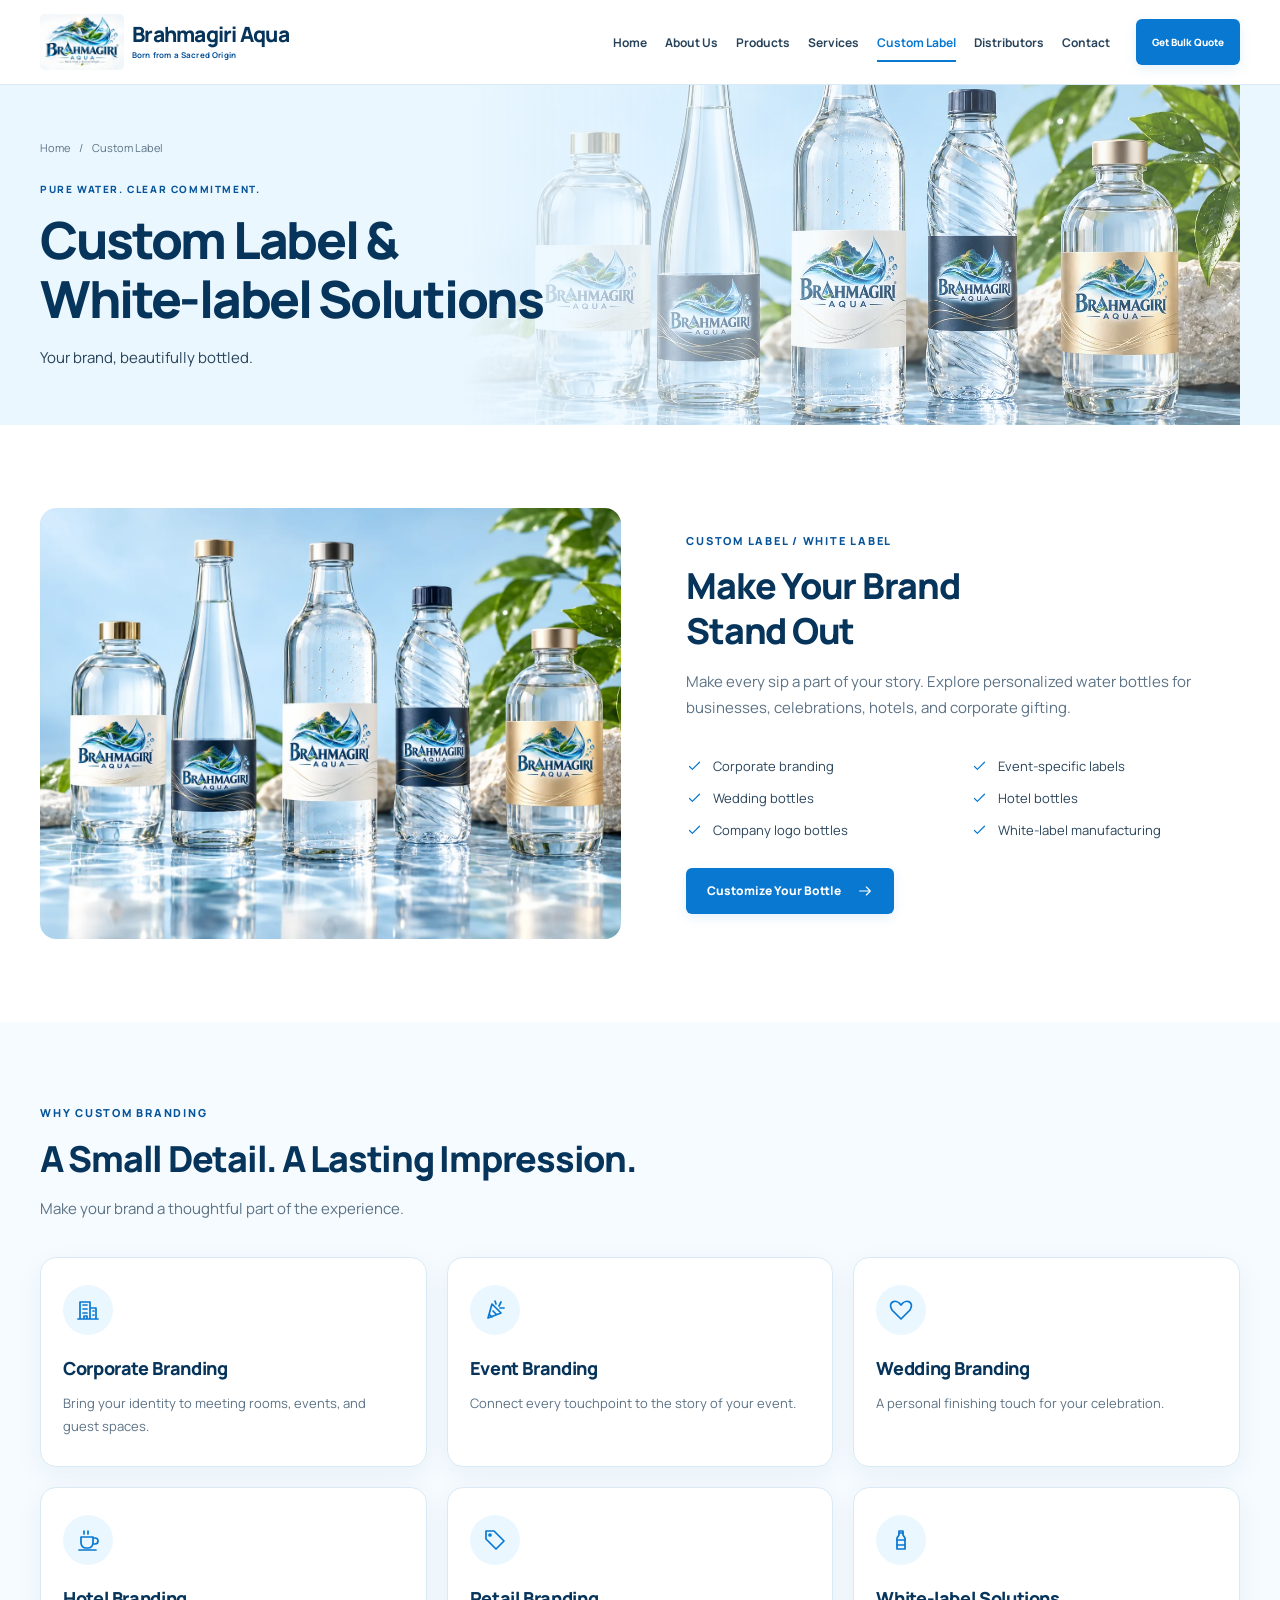
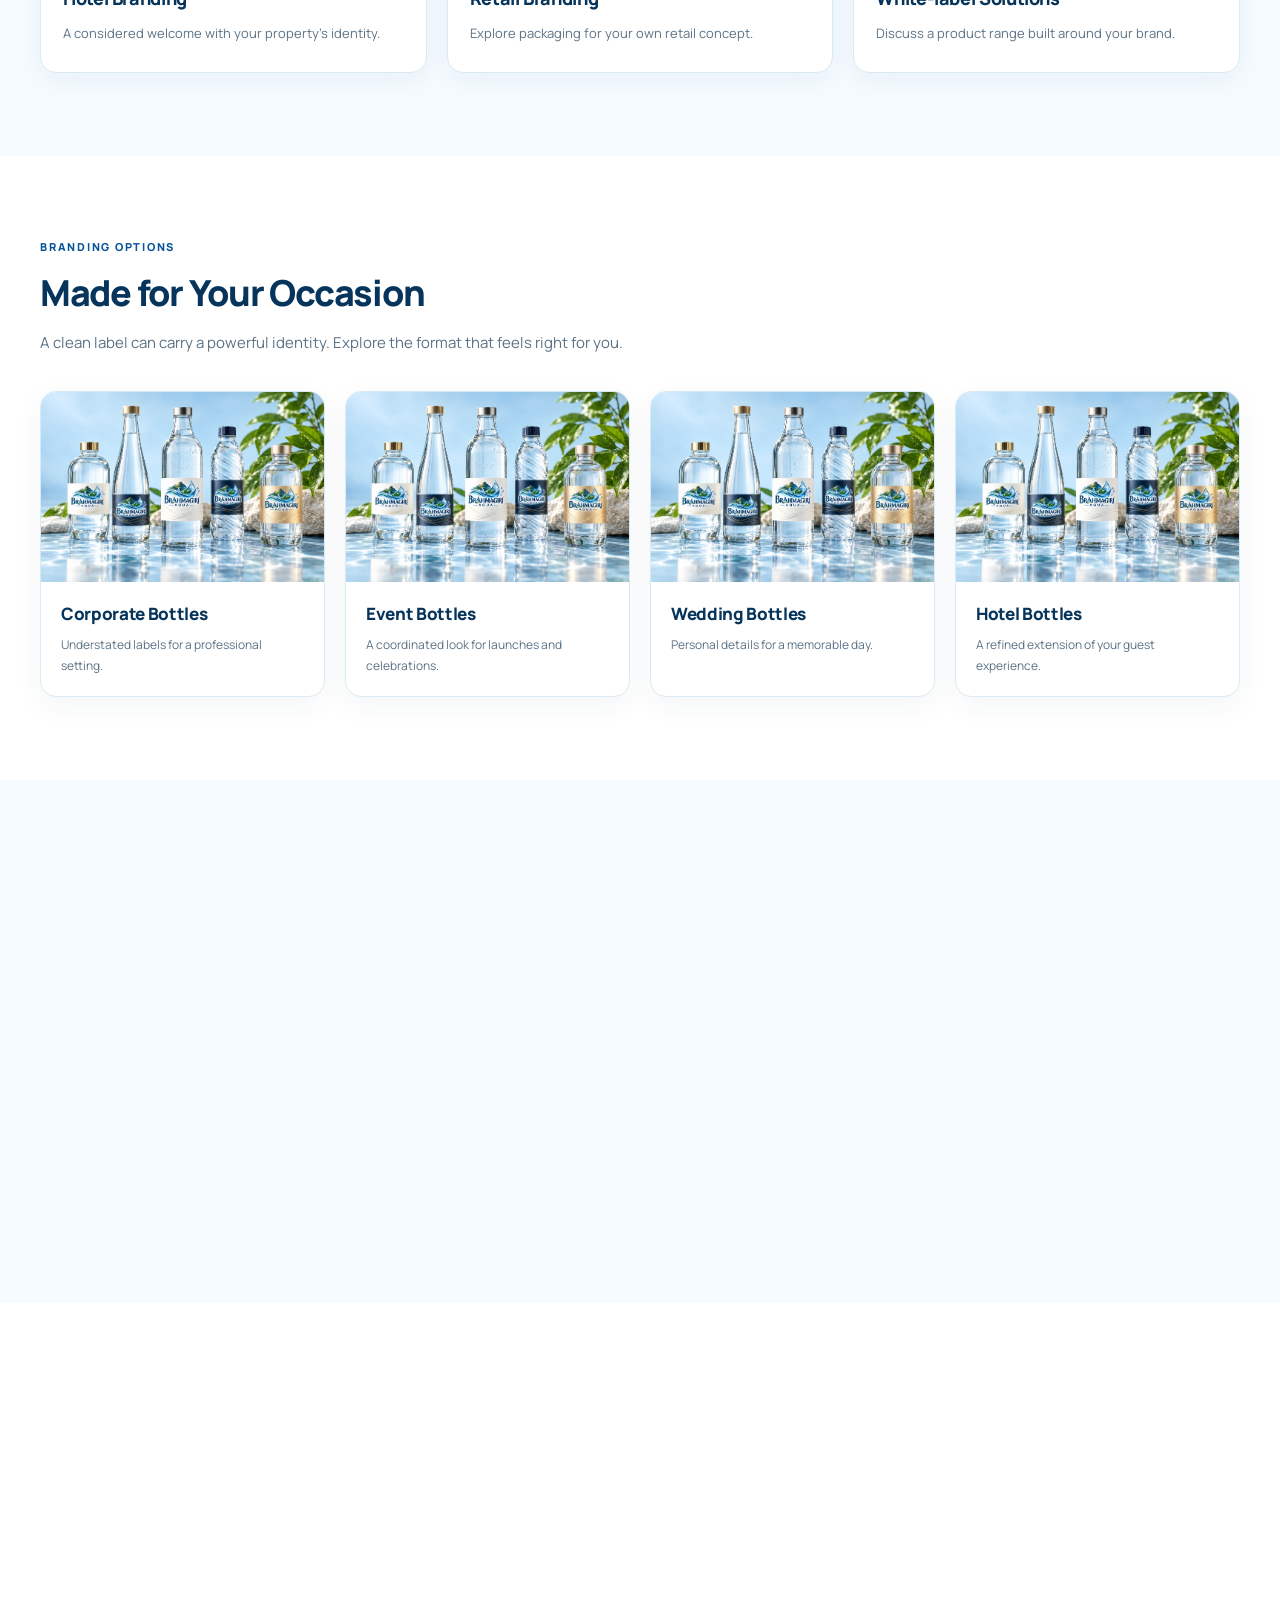
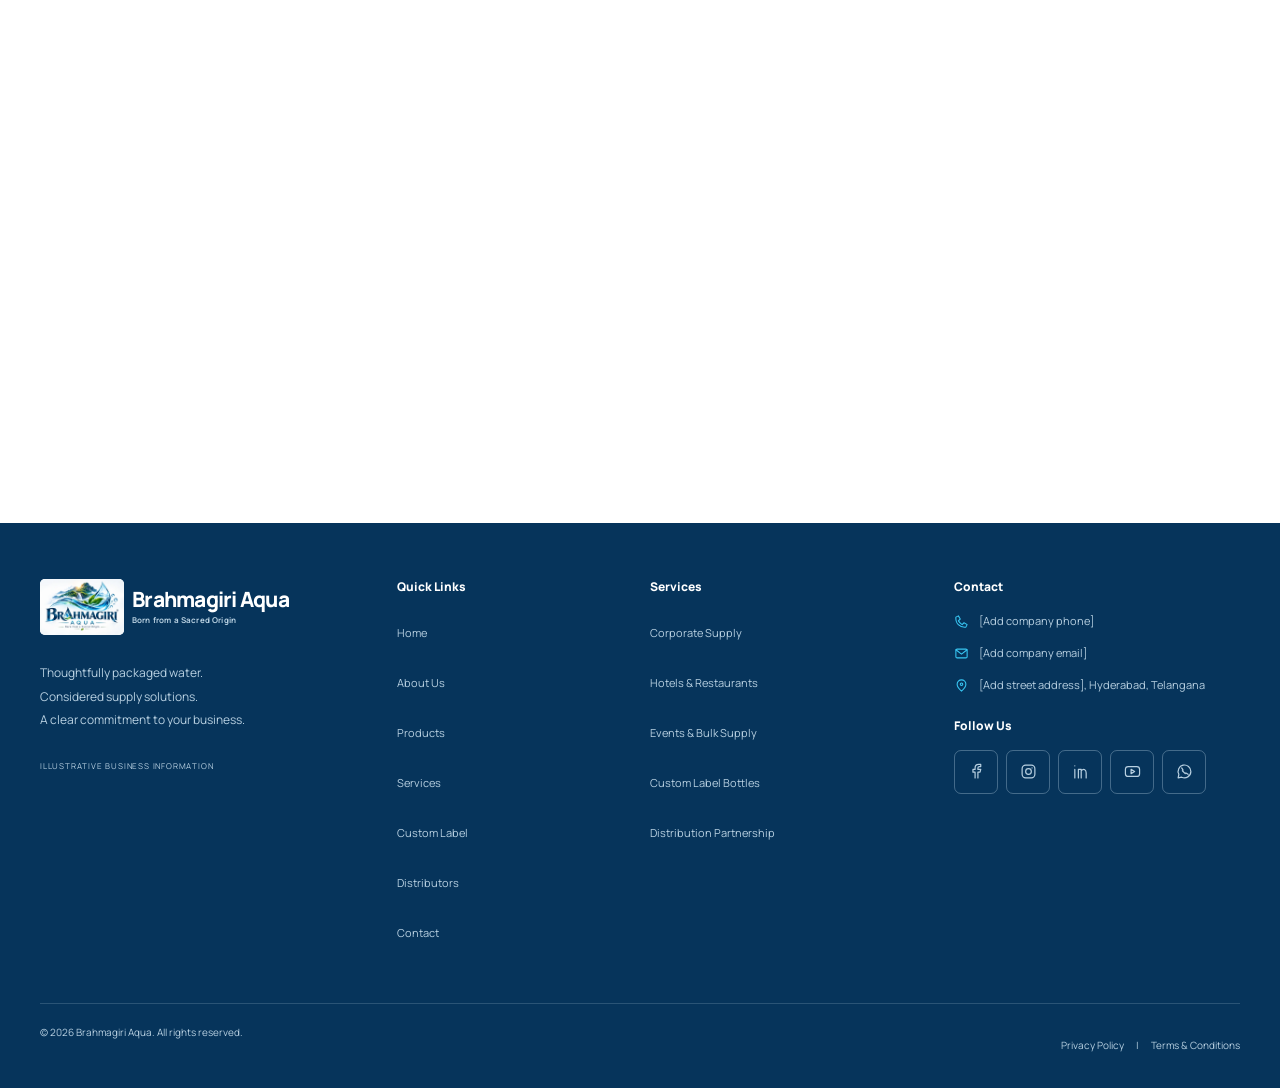
<file: custom-label.html>
<!doctype html>
<html lang="en"><head><meta charset="utf-8"><meta name="viewport" content="width=device-width, initial-scale=1"><meta name="theme-color" content="#06345b"><title>Custom Label &amp; White-label Water Bottles | Brahmagiri Aqua</title><meta name="description" content="Explore custom water bottle label options for corporate branding, events, weddings, hospitality, gifting, and white-label supply."><meta name="robots" content="noindex, follow"><link rel="canonical" href="https://example.com/custom-label.html"><meta property="og:type" content="website"><meta property="og:site_name" content="Brahmagiri Aqua"><meta property="og:title" content="Custom Label &amp; White-label Water Bottles | Brahmagiri Aqua"><meta property="og:description" content="Explore custom water bottle label options for corporate branding, events, weddings, hospitality, gifting, and white-label supply."><meta property="og:url" content="https://example.com/custom-label.html"><meta property="og:image" content="https://example.com/assets/images/hero/open-graph.webp"><meta property="og:image:alt" content="Premium water bottles in a fresh blue water splash"><meta name="twitter:card" content="summary_large_image"><meta name="twitter:title" content="Custom Label &amp; White-label Water Bottles | Brahmagiri Aqua"><meta name="twitter:description" content="Explore custom water bottle label options for corporate branding, events, weddings, hospitality, gifting, and white-label supply."><meta name="twitter:image" content="https://example.com/assets/images/hero/open-graph.webp"><link rel="icon" type="image/png" href="assets/icons/favicon-192.png"><link rel="manifest" href="site.webmanifest"><link rel="preload" href="assets/fonts/manrope-latin.woff2" as="font" type="font/woff2" crossorigin><link rel="stylesheet" href="assets/css/style.css"><script src="assets/js/site-config.js" defer></script><script src="assets/js/main.js" defer></script></head><body><a class="skip-link" href="#main">Skip to main content</a><header class="site-header"><div class="container header-inner"><a class="brand" href="index.html"><img class="brand-logo" src="assets/images/brand/brahmagiri-aqua-logo.webp" alt="" width="360" height="240" decoding="async"><span><strong>Brahmagiri Aqua</strong><small>Born from a Sacred Origin</small></span><span class="sr-only">Home</span></a><button class="menu-toggle" aria-label="Open navigation" aria-expanded="false" aria-controls="primary-nav"><svg class="icon " viewBox="0 0 24 24" fill="none" stroke="currentColor" stroke-width="1.7" stroke-linecap="round" stroke-linejoin="round" aria-hidden="true"><path d="M4 6h16M4 12h16M4 18h16"/></svg></button><nav id="primary-nav" class="primary-nav" aria-label="Primary navigation"><ul><li><a href="index.html">Home</a></li><li><a href="about.html">About Us</a></li><li><a href="products.html">Products</a></li><li><a href="services.html">Services</a></li><li><a href="custom-label.html" class="active" aria-current="page">Custom Label</a></li><li><a href="distributors.html">Distributors</a></li><li><a href="contact.html">Contact</a></li></ul><a class="button button-primary" href="contact.html?enquiry=bulk#enquiry">Get Bulk Quote<svg class="icon " viewBox="0 0 24 24" fill="none" stroke="currentColor" stroke-width="1.7" stroke-linecap="round" stroke-linejoin="round" aria-hidden="true"><path d="M4 12h16m-6-6 6 6-6 6"/></svg></a></nav></div></header><div class="menu-backdrop" hidden></div><main id="main"><section class="page-hero"><div class="container page-hero-inner"><div><nav class="breadcrumb" aria-label="Breadcrumb"><a href="index.html">Home</a><span aria-hidden="true">/</span><span aria-current="page">Custom Label</span></nav><p class="eyebrow">PURE WATER. CLEAR COMMITMENT.</p><h1>Custom Label &<br>White-label Solutions</h1><p>Your brand, beautifully bottled.</p></div><img src="assets/images/custom-label/custom-branded-bottles.webp" alt="" width="1536" height="1024" fetchpriority="high" decoding="async" class="page-hero-image"></div></section><section class="section "><div class="container"><div class="split custom-split"><div class="visual-frame"><img src="assets/images/custom-label/custom-branded-bottles.webp" alt="Illustrative premium bottles with custom white, navy and gold labels" width="1536" height="1024" loading="lazy" decoding="async" class=""></div><div><div class="section-heading "><p class="eyebrow">CUSTOM LABEL / WHITE LABEL</p><h2>Make Your Brand<br>Stand Out</h2><p>Make every sip a part of your story. Explore personalized water bottles for businesses, celebrations, hotels, and corporate gifting.</p></div><ul class="check-list"><li><svg class="icon " viewBox="0 0 24 24" fill="none" stroke="currentColor" stroke-width="1.7" stroke-linecap="round" stroke-linejoin="round" aria-hidden="true"><path d="m5 12 4 4L19 6"/></svg><span>Corporate branding</span></li><li><svg class="icon " viewBox="0 0 24 24" fill="none" stroke="currentColor" stroke-width="1.7" stroke-linecap="round" stroke-linejoin="round" aria-hidden="true"><path d="m5 12 4 4L19 6"/></svg><span>Event-specific labels</span></li><li><svg class="icon " viewBox="0 0 24 24" fill="none" stroke="currentColor" stroke-width="1.7" stroke-linecap="round" stroke-linejoin="round" aria-hidden="true"><path d="m5 12 4 4L19 6"/></svg><span>Wedding bottles</span></li><li><svg class="icon " viewBox="0 0 24 24" fill="none" stroke="currentColor" stroke-width="1.7" stroke-linecap="round" stroke-linejoin="round" aria-hidden="true"><path d="m5 12 4 4L19 6"/></svg><span>Hotel bottles</span></li><li><svg class="icon " viewBox="0 0 24 24" fill="none" stroke="currentColor" stroke-width="1.7" stroke-linecap="round" stroke-linejoin="round" aria-hidden="true"><path d="m5 12 4 4L19 6"/></svg><span>Company logo bottles</span></li><li><svg class="icon " viewBox="0 0 24 24" fill="none" stroke="currentColor" stroke-width="1.7" stroke-linecap="round" stroke-linejoin="round" aria-hidden="true"><path d="m5 12 4 4L19 6"/></svg><span>White-label manufacturing</span></li></ul><a class="button button-primary" href="custom-label.html">Customize Your Bottle<svg class="icon " viewBox="0 0 24 24" fill="none" stroke="currentColor" stroke-width="1.7" stroke-linecap="round" stroke-linejoin="round" aria-hidden="true"><path d="M4 12h16m-6-6 6 6-6 6"/></svg></a></div></div></div></section><section class="section pale-section"><div class="container"><div class="section-heading "><p class="eyebrow">WHY CUSTOM BRANDING</p><h2>A Small Detail. A Lasting Impression.</h2><p>Make your brand a thoughtful part of the experience.</p></div><div class="grid grid-3"><article class="feature-card"><span class="icon-badge"><svg class="icon " viewBox="0 0 24 24" fill="none" stroke="currentColor" stroke-width="1.7" stroke-linecap="round" stroke-linejoin="round" aria-hidden="true"><path d="M4 21V4h10v17M14 10h6v11M2 21h20M7 7h4M7 11h4M7 15h4M8 21v-3h3v3M17 13h1M17 17h1"/></svg></span><h3>Corporate Branding</h3><p>Bring your identity to meeting rooms, events, and guest spaces.</p></article><article class="feature-card"><span class="icon-badge"><svg class="icon " viewBox="0 0 24 24" fill="none" stroke="currentColor" stroke-width="1.7" stroke-linecap="round" stroke-linejoin="round" aria-hidden="true"><path d="m5 20 4-14 9 9-13 5ZM12 3l1 3M18 4l-2 4M21 10h-4M10 13l3 3M7 17l2 2"/></svg></span><h3>Event Branding</h3><p>Connect every touchpoint to the story of your event.</p></article><article class="feature-card"><span class="icon-badge"><svg class="icon " viewBox="0 0 24 24" fill="none" stroke="currentColor" stroke-width="1.7" stroke-linecap="round" stroke-linejoin="round" aria-hidden="true"><path d="M12 21 3 12C-2 4 7 0 12 7c5-7 14-3 9 5l-9 9Z"/></svg></span><h3>Wedding Branding</h3><p>A personal finishing touch for your celebration.</p></article><article class="feature-card"><span class="icon-badge"><svg class="icon " viewBox="0 0 24 24" fill="none" stroke="currentColor" stroke-width="1.7" stroke-linecap="round" stroke-linejoin="round" aria-hidden="true"><path d="M5 9h12v6a5 5 0 0 1-5 5H10a5 5 0 0 1-5-5V9ZM17 10h2a3 3 0 0 1 0 6h-2M8 3v3M12 3v3M3 22h17"/></svg></span><h3>Hotel Branding</h3><p>A considered welcome with your property’s identity.</p></article><article class="feature-card"><span class="icon-badge"><svg class="icon " viewBox="0 0 24 24" fill="none" stroke="currentColor" stroke-width="1.7" stroke-linecap="round" stroke-linejoin="round" aria-hidden="true"><path d="M3 3h8l10 10-8 8L3 11V3Z"/><circle cx="7" cy="7" r="1"/></svg></span><h3>Retail Branding</h3><p>Explore packaging for your own retail concept.</p></article><article class="feature-card"><span class="icon-badge"><svg class="icon " viewBox="0 0 24 24" fill="none" stroke="currentColor" stroke-width="1.7" stroke-linecap="round" stroke-linejoin="round" aria-hidden="true"><path d="M10 3h4v4l2 3v11H8V10l2-3V3Z"/><path d="M8 12h8M8 17h8M10 5h4"/></svg></span><h3>White-label Solutions</h3><p>Discuss a product range built around your brand.</p></article></div></div></section><section class="section "><div class="container"><div class="section-heading "><p class="eyebrow">BRANDING OPTIONS</p><h2>Made for Your Occasion</h2><p>A clean label can carry a powerful identity. Explore the format that feels right for you.</p></div><div class="grid grid-4 branding-grid"><article class="branding-card"><img src="assets/images/custom-label/custom-branded-bottles.webp" alt="Illustrative custom water bottle designs for corporate bottles" width="1536" height="1024" loading="lazy" decoding="async" class=""><div><h3>Corporate Bottles</h3><p>Understated labels for a professional setting.</p></div></article><article class="branding-card"><img src="assets/images/custom-label/custom-branded-bottles.webp" alt="Illustrative custom water bottle designs for event bottles" width="1536" height="1024" loading="lazy" decoding="async" class=""><div><h3>Event Bottles</h3><p>A coordinated look for launches and celebrations.</p></div></article><article class="branding-card"><img src="assets/images/custom-label/custom-branded-bottles.webp" alt="Illustrative custom water bottle designs for wedding bottles" width="1536" height="1024" loading="lazy" decoding="async" class=""><div><h3>Wedding Bottles</h3><p>Personal details for a memorable day.</p></div></article><article class="branding-card"><img src="assets/images/custom-label/custom-branded-bottles.webp" alt="Illustrative custom water bottle designs for hotel bottles" width="1536" height="1024" loading="lazy" decoding="async" class=""><div><h3>Hotel Bottles</h3><p>A refined extension of your guest experience.</p></div></article></div></div></section><section class="section pale-section"><div class="container"><div class="section-heading "><p class="eyebrow">CUSTOM BOTTLE OPTIONS</p><h2>Your Identity. Your Details.</h2></div><div class="grid grid-3"><article class="feature-card"><span class="icon-badge"><svg class="icon " viewBox="0 0 24 24" fill="none" stroke="currentColor" stroke-width="1.7" stroke-linecap="round" stroke-linejoin="round" aria-hidden="true"><path d="M10 3h4v4l2 3v11H8V10l2-3V3Z"/><path d="M8 12h8M8 17h8M10 5h4"/></svg></span><h3>Bottle Format</h3><p>Discuss compact bottles, everyday sizes, and premium gifting formats.</p></article><article class="feature-card"><span class="icon-badge"><svg class="icon " viewBox="0 0 24 24" fill="none" stroke="currentColor" stroke-width="1.7" stroke-linecap="round" stroke-linejoin="round" aria-hidden="true"><path d="M3 3h8l10 10-8 8L3 11V3Z"/><circle cx="7" cy="7" r="1"/></svg></span><h3>Label Design</h3><p>Add your logo, brand colors, event message, and approved artwork.</p></article><article class="feature-card"><span class="icon-badge"><svg class="icon " viewBox="0 0 24 24" fill="none" stroke="currentColor" stroke-width="1.7" stroke-linecap="round" stroke-linejoin="round" aria-hidden="true"><path d="m12 3 10 6-10 6L2 9l10-6ZM2 14l10 6 10-6M2 18l10 6 10-6"/></svg></span><h3>Finishing & Quantities</h3><p>Confirm materials, quantities, artwork approval, and production timelines.</p></article></div><p class="sample-note">Options are illustrative and subject to actual manufacturing capability. Required product and regulatory information must remain on approved labels.</p></div></section><section class="section "><div class="container"><div class="section-heading center"><p class="eyebrow">HOW IT WORKS</p><h2>From Your Idea to Your Bottle</h2></div><ol class="process-grid"><li data-reveal><span class="step-number">01</span><span class="icon-badge"><svg class="icon " viewBox="0 0 24 24" fill="none" stroke="currentColor" stroke-width="1.7" stroke-linecap="round" stroke-linejoin="round" aria-hidden="true"><rect x="3" y="5" width="18" height="14" rx="2"/><path d="m3 6 9 7 9-7"/></svg></span><h3>Share Your Brief</h3><p>Choose an occasion, format, quantity, and date.</p></li><li data-reveal><span class="step-number">02</span><span class="icon-badge"><svg class="icon " viewBox="0 0 24 24" fill="none" stroke="currentColor" stroke-width="1.7" stroke-linecap="round" stroke-linejoin="round" aria-hidden="true"><path d="M3 3h8l10 10-8 8L3 11V3Z"/><circle cx="7" cy="7" r="1"/></svg></span><h3>Create Your Label</h3><p>Share artwork or discuss your design requirements.</p></li><li data-reveal><span class="step-number">03</span><span class="icon-badge"><svg class="icon " viewBox="0 0 24 24" fill="none" stroke="currentColor" stroke-width="1.7" stroke-linecap="round" stroke-linejoin="round" aria-hidden="true"><path d="m5 12 4 4L19 6"/></svg></span><h3>Approve the Details</h3><p>Confirm the label proof, pricing, and production terms.</p></li><li data-reveal><span class="step-number">04</span><span class="icon-badge"><svg class="icon " viewBox="0 0 24 24" fill="none" stroke="currentColor" stroke-width="1.7" stroke-linecap="round" stroke-linejoin="round" aria-hidden="true"><path d="M3 5h11v12H3zM14 9h4l3 4v4h-7M14 13h7"/><circle cx="7" cy="18" r="2"/><circle cx="18" cy="18" r="2"/></svg></span><h3>Plan Your Delivery</h3><p>Agree on production and fulfillment timelines.</p></li></ol></div></section><section class="section cta-section"><div class="container"><div class="cta-panel"><div><p class="eyebrow">A CLEAR COMMITMENT TO YOUR BUSINESS</p><h2>Create Your Custom Label</h2><p>Stand out with your own brand. Get in touch today.</p></div><div class="button-row"><a class="button button-primary" href="contact.html?enquiry=bulk#enquiry">Request Bulk Pricing<svg class="icon " viewBox="0 0 24 24" fill="none" stroke="currentColor" stroke-width="1.7" stroke-linecap="round" stroke-linejoin="round" aria-hidden="true"><path d="M4 12h16m-6-6 6 6-6 6"/></svg></a></div></div></div></section></main><footer class="site-footer"><div class="container"><div class="footer-grid"><div class="footer-company"><a class="brand" href="index.html"><img class="brand-logo" src="assets/images/brand/brahmagiri-aqua-logo.webp" alt="" width="360" height="240" decoding="async"><span><strong>Brahmagiri Aqua</strong><small>Born from a Sacred Origin</small></span><span class="sr-only">Home</span></a><p>Thoughtfully packaged water.<br>Considered supply solutions.<br>A clear commitment to your business.</p><span class="footer-caption">ILLUSTRATIVE BUSINESS INFORMATION</span></div><div><h2>Quick Links</h2><ul><li><a href="index.html">Home</a></li><li><a href="about.html">About Us</a></li><li><a href="products.html">Products</a></li><li><a href="services.html">Services</a></li><li><a href="custom-label.html">Custom Label</a></li><li><a href="distributors.html">Distributors</a></li><li><a href="contact.html">Contact</a></li></ul></div><div><h2>Services</h2><ul><li><a href="services.html">Corporate Supply</a></li><li><a href="services.html">Hotels & Restaurants</a></li><li><a href="services.html">Events & Bulk Supply</a></li><li><a href="custom-label.html">Custom Label Bottles</a></li><li><a href="distributors.html">Distribution Partnership</a></li></ul></div><div><h2>Contact</h2><ul class="footer-contact"><li><svg class="icon " viewBox="0 0 24 24" fill="none" stroke="currentColor" stroke-width="1.7" stroke-linecap="round" stroke-linejoin="round" aria-hidden="true"><path d="m7 3 3 5-3 3c2 3 3 4 6 6l3-3 5 3-2 4C9 22 2 15 3 5l4-2Z"/></svg>[Add company phone]</li><li><svg class="icon " viewBox="0 0 24 24" fill="none" stroke="currentColor" stroke-width="1.7" stroke-linecap="round" stroke-linejoin="round" aria-hidden="true"><rect x="3" y="5" width="18" height="14" rx="2"/><path d="m3 6 9 7 9-7"/></svg>[Add company email]</li><li><svg class="icon " viewBox="0 0 24 24" fill="none" stroke="currentColor" stroke-width="1.7" stroke-linecap="round" stroke-linejoin="round" aria-hidden="true"><path d="M19 10c0 5-7 11-7 11S5 15 5 10a7 7 0 0 1 14 0Z"/><circle cx="12" cy="10" r="2"/></svg>[Add street address], Hyderabad, Telangana</li></ul><h2 class="social-heading">Follow Us</h2><div class="social-links"><a href="#" aria-label="Facebook (link pending)" data-placeholder-link><svg class="icon " viewBox="0 0 24 24" fill="none" stroke="currentColor" stroke-width="1.7" stroke-linecap="round" stroke-linejoin="round" aria-hidden="true"><path d="M14 21v-8h3l1-4h-4V7c0-1 1-2 2-2h2V2h-3c-3 0-5 2-5 5v2H7v4h3v8"/></svg></a><a href="#" aria-label="Instagram (link pending)" data-placeholder-link><svg class="icon " viewBox="0 0 24 24" fill="none" stroke="currentColor" stroke-width="1.7" stroke-linecap="round" stroke-linejoin="round" aria-hidden="true"><rect x="3" y="3" width="18" height="18" rx="5"/><circle cx="12" cy="12" r="4"/><path d="M17 7h.01"/></svg></a><a href="#" aria-label="Linkedin (link pending)" data-placeholder-link><svg class="icon " viewBox="0 0 24 24" fill="none" stroke="currentColor" stroke-width="1.7" stroke-linecap="round" stroke-linejoin="round" aria-hidden="true"><path d="M4 9v12M4 4h.01M9 21V9h4v2c4-4 7-1 7 3v7M13 11v10"/></svg></a><a href="#" aria-label="Youtube (link pending)" data-placeholder-link><svg class="icon " viewBox="0 0 24 24" fill="none" stroke="currentColor" stroke-width="1.7" stroke-linecap="round" stroke-linejoin="round" aria-hidden="true"><rect x="2" y="5" width="20" height="14" rx="4"/><path d="m10 9 5 3-5 3V9Z"/></svg></a><a href="#" aria-label="Whatsapp (link pending)" data-placeholder-link><svg class="icon " viewBox="0 0 24 24" fill="none" stroke="currentColor" stroke-width="1.7" stroke-linecap="round" stroke-linejoin="round" aria-hidden="true"><path d="M21 12a9 9 0 0 1-13 8l-5 1 1-5a9 9 0 1 1 17-4Z"/><path d="m8 7 2 3-1 1 4 4 1-1 3 2"/></svg></a></div></div></div><div class="footer-bottom"><p>© 2026 Brahmagiri Aqua. All rights reserved.</p><div><a href="#privacy" data-policy="privacy">Privacy Policy</a><span aria-hidden="true">|</span><a href="#terms" data-policy="terms">Terms & Conditions</a></div></div></div></footer><button class="back-to-top" aria-label="Back to top" hidden><svg class="icon " viewBox="0 0 24 24" fill="none" stroke="currentColor" stroke-width="1.7" stroke-linecap="round" stroke-linejoin="round" aria-hidden="true"><path d="m6 14 6-6 6 6"/></svg></button><dialog class="policy-dialog" id="policy-dialog" aria-labelledby="policy-title"><div class="dialog-header"><h2 id="policy-title">Privacy Policy</h2><button class="dialog-close" aria-label="Close policy">×</button></div><div id="policy-content"></div></dialog><div class="placeholder-status sr-only" role="status" aria-live="polite"></div></body></html>
</file>
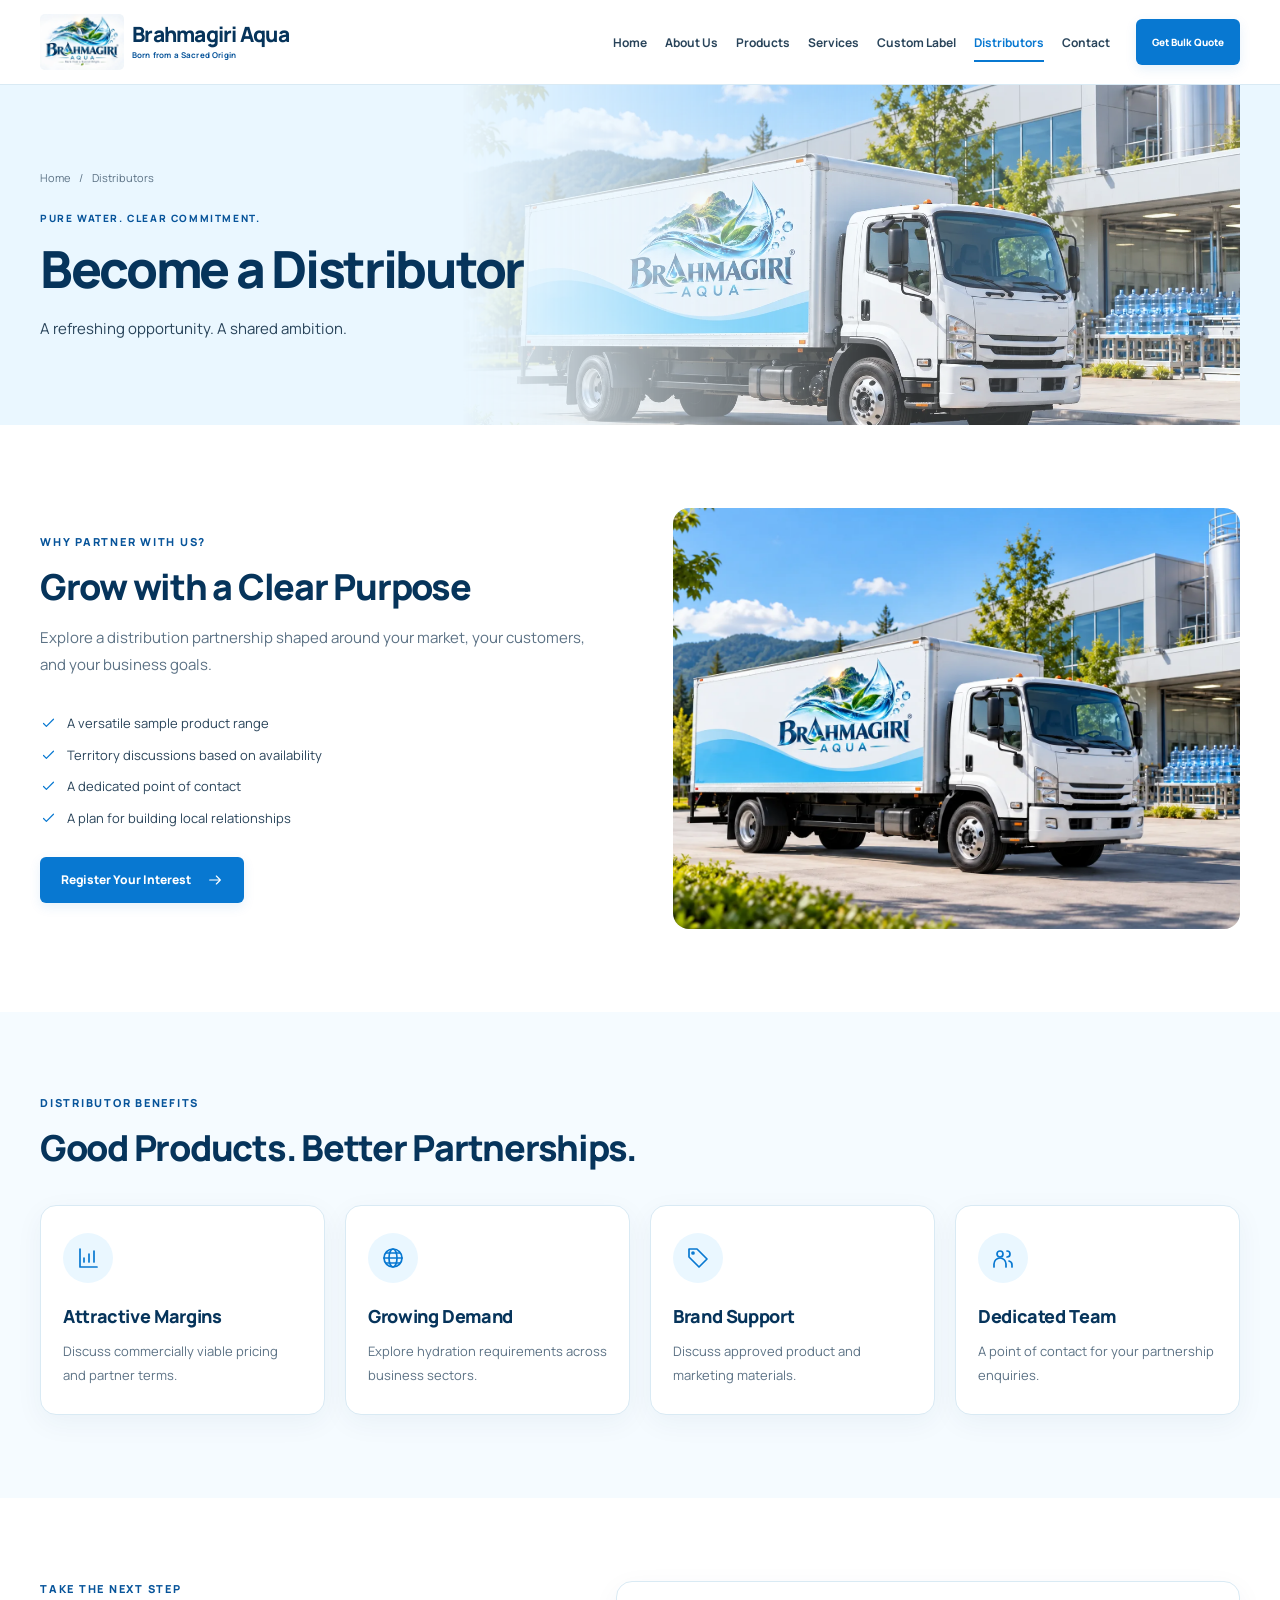
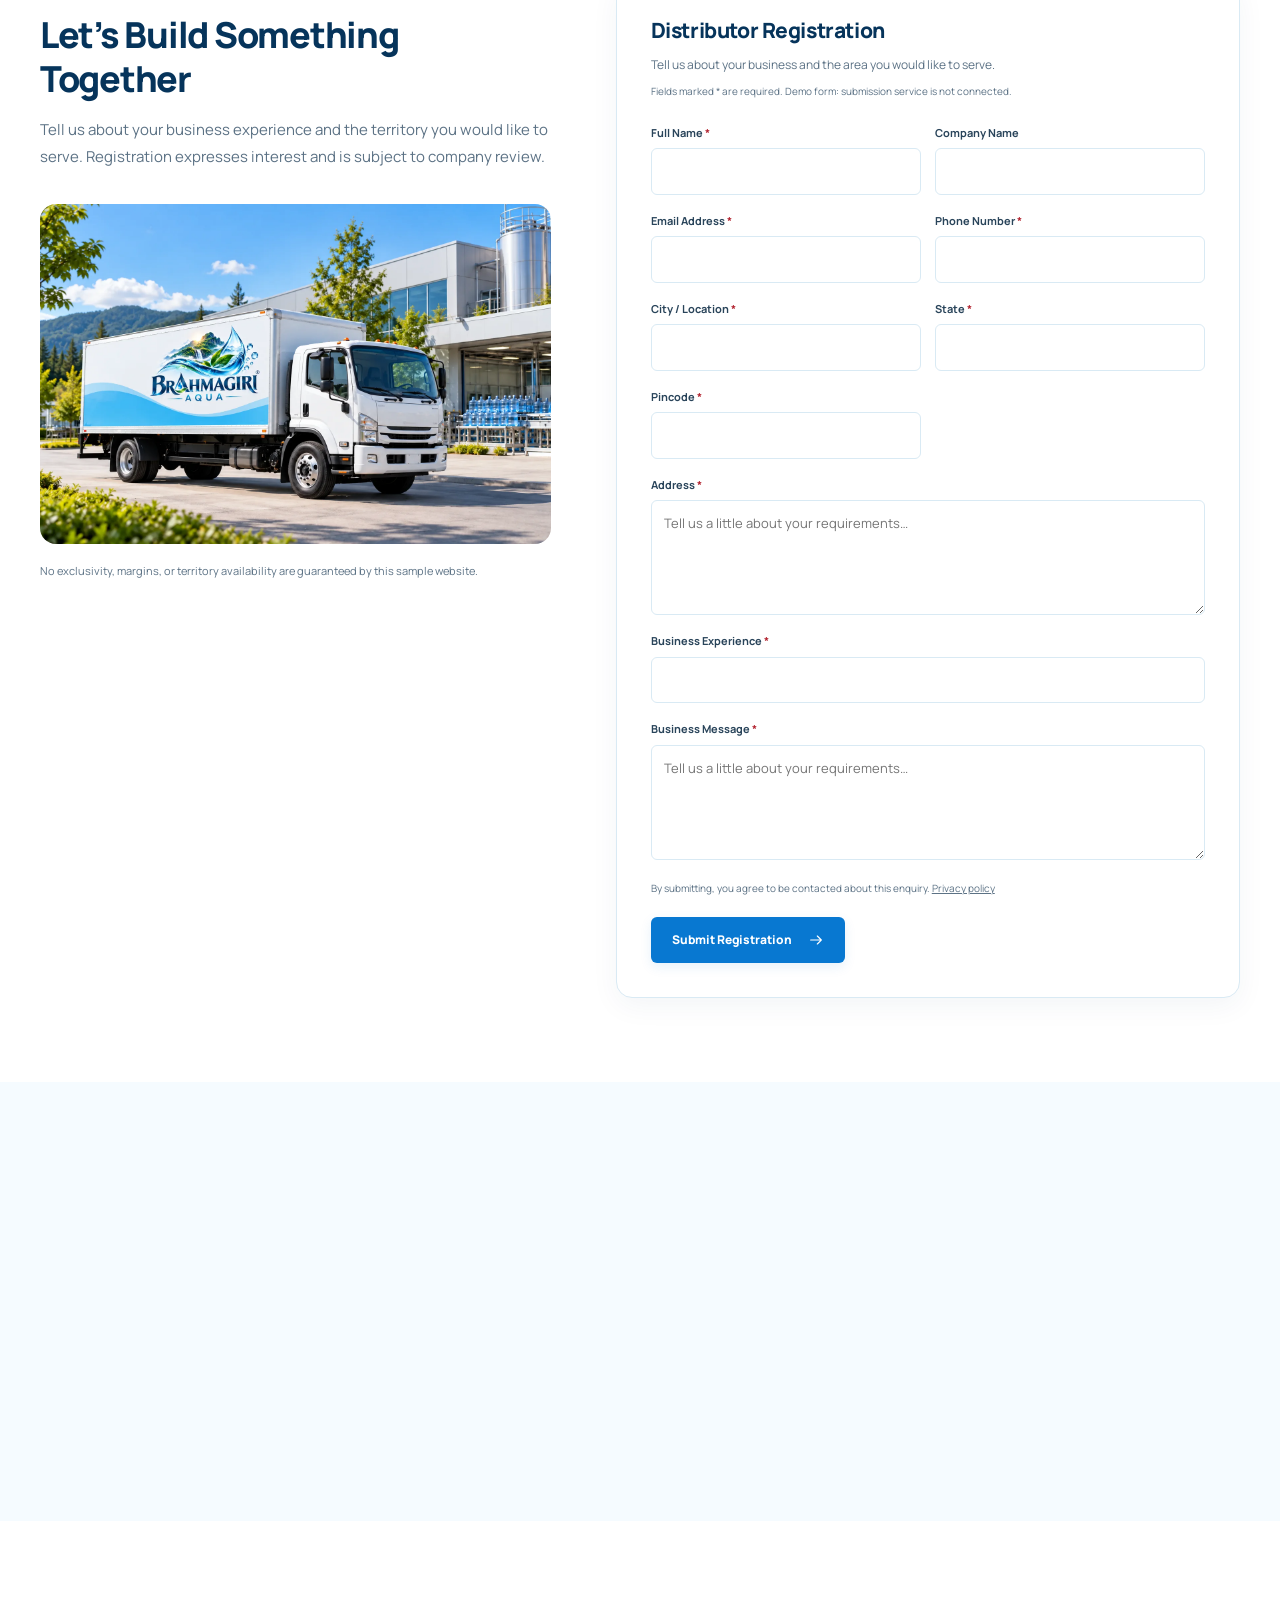
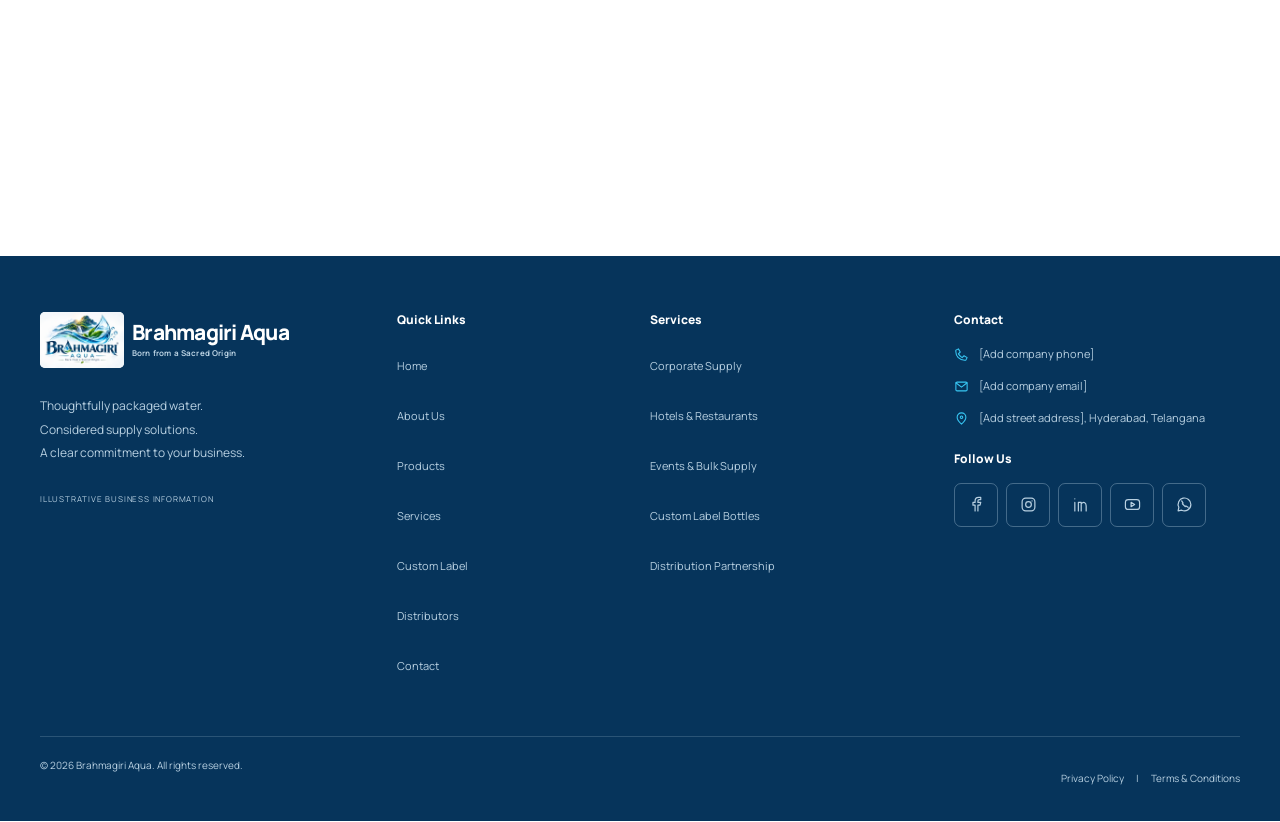
<file: distributors.html>
<!doctype html>
<html lang="en"><head><meta charset="utf-8"><meta name="viewport" content="width=device-width, initial-scale=1"><meta name="theme-color" content="#06345b"><title>Become a Water Distribution Partner | Brahmagiri Aqua</title><meta name="description" content="Express interest in an Brahmagiri Aqua distribution partnership. Explore the sample product range, partner benefits, and registration form."><meta name="robots" content="noindex, follow"><link rel="canonical" href="https://example.com/distributors.html"><meta property="og:type" content="website"><meta property="og:site_name" content="Brahmagiri Aqua"><meta property="og:title" content="Become a Water Distribution Partner | Brahmagiri Aqua"><meta property="og:description" content="Express interest in an Brahmagiri Aqua distribution partnership. Explore the sample product range, partner benefits, and registration form."><meta property="og:url" content="https://example.com/distributors.html"><meta property="og:image" content="https://example.com/assets/images/hero/open-graph.webp"><meta property="og:image:alt" content="Premium water bottles in a fresh blue water splash"><meta name="twitter:card" content="summary_large_image"><meta name="twitter:title" content="Become a Water Distribution Partner | Brahmagiri Aqua"><meta name="twitter:description" content="Express interest in an Brahmagiri Aqua distribution partnership. Explore the sample product range, partner benefits, and registration form."><meta name="twitter:image" content="https://example.com/assets/images/hero/open-graph.webp"><link rel="icon" type="image/png" href="assets/icons/favicon-192.png"><link rel="manifest" href="site.webmanifest"><link rel="preload" href="assets/fonts/manrope-latin.woff2" as="font" type="font/woff2" crossorigin><link rel="stylesheet" href="assets/css/style.css"><script src="assets/js/site-config.js" defer></script><script src="assets/js/main.js" defer></script><script src="assets/js/contact.js" defer></script></head><body><a class="skip-link" href="#main">Skip to main content</a><header class="site-header"><div class="container header-inner"><a class="brand" href="index.html"><img class="brand-logo" src="assets/images/brand/brahmagiri-aqua-logo.webp" alt="" width="360" height="240" decoding="async"><span><strong>Brahmagiri Aqua</strong><small>Born from a Sacred Origin</small></span><span class="sr-only">Home</span></a><button class="menu-toggle" aria-label="Open navigation" aria-expanded="false" aria-controls="primary-nav"><svg class="icon " viewBox="0 0 24 24" fill="none" stroke="currentColor" stroke-width="1.7" stroke-linecap="round" stroke-linejoin="round" aria-hidden="true"><path d="M4 6h16M4 12h16M4 18h16"/></svg></button><nav id="primary-nav" class="primary-nav" aria-label="Primary navigation"><ul><li><a href="index.html">Home</a></li><li><a href="about.html">About Us</a></li><li><a href="products.html">Products</a></li><li><a href="services.html">Services</a></li><li><a href="custom-label.html">Custom Label</a></li><li><a href="distributors.html" class="active" aria-current="page">Distributors</a></li><li><a href="contact.html">Contact</a></li></ul><a class="button button-primary" href="contact.html?enquiry=bulk#enquiry">Get Bulk Quote<svg class="icon " viewBox="0 0 24 24" fill="none" stroke="currentColor" stroke-width="1.7" stroke-linecap="round" stroke-linejoin="round" aria-hidden="true"><path d="M4 12h16m-6-6 6 6-6 6"/></svg></a></nav></div></header><div class="menu-backdrop" hidden></div><main id="main"><section class="page-hero"><div class="container page-hero-inner"><div><nav class="breadcrumb" aria-label="Breadcrumb"><a href="index.html">Home</a><span aria-hidden="true">/</span><span aria-current="page">Distributors</span></nav><p class="eyebrow">PURE WATER. CLEAR COMMITMENT.</p><h1>Become a Distributor</h1><p>A refreshing opportunity. A shared ambition.</p></div><img src="assets/images/distributors/delivery-truck.webp" alt="" width="1536" height="1024" fetchpriority="high" decoding="async" class="page-hero-image"></div></section><section class="section "><div class="container"><div class="split"><div><div class="section-heading "><p class="eyebrow">WHY PARTNER WITH US?</p><h2>Grow with a Clear Purpose</h2><p>Explore a distribution partnership shaped around your market, your customers, and your business goals.</p></div><ul class="check-list"><li><svg class="icon " viewBox="0 0 24 24" fill="none" stroke="currentColor" stroke-width="1.7" stroke-linecap="round" stroke-linejoin="round" aria-hidden="true"><path d="m5 12 4 4L19 6"/></svg><span>A versatile sample product range</span></li><li><svg class="icon " viewBox="0 0 24 24" fill="none" stroke="currentColor" stroke-width="1.7" stroke-linecap="round" stroke-linejoin="round" aria-hidden="true"><path d="m5 12 4 4L19 6"/></svg><span>Territory discussions based on availability</span></li><li><svg class="icon " viewBox="0 0 24 24" fill="none" stroke="currentColor" stroke-width="1.7" stroke-linecap="round" stroke-linejoin="round" aria-hidden="true"><path d="m5 12 4 4L19 6"/></svg><span>A dedicated point of contact</span></li><li><svg class="icon " viewBox="0 0 24 24" fill="none" stroke="currentColor" stroke-width="1.7" stroke-linecap="round" stroke-linejoin="round" aria-hidden="true"><path d="m5 12 4 4L19 6"/></svg><span>A plan for building local relationships</span></li></ul><a class="button button-primary" href="#registration">Register Your Interest<svg class="icon " viewBox="0 0 24 24" fill="none" stroke="currentColor" stroke-width="1.7" stroke-linecap="round" stroke-linejoin="round" aria-hidden="true"><path d="M4 12h16m-6-6 6 6-6 6"/></svg></a></div><div class="visual-frame"><img src="assets/images/distributors/delivery-truck.webp" alt="Illustrative branded water distribution truck" width="1536" height="1024" loading="lazy" decoding="async" class=""></div></div></div></section><section class="section pale-section"><div class="container"><div class="section-heading "><p class="eyebrow">DISTRIBUTOR BENEFITS</p><h2>Good Products. Better Partnerships.</h2></div><div class="grid grid-4"><article class="feature-card"><span class="icon-badge"><svg class="icon " viewBox="0 0 24 24" fill="none" stroke="currentColor" stroke-width="1.7" stroke-linecap="round" stroke-linejoin="round" aria-hidden="true"><path d="M4 3v18h17M8 16v-4M13 16V8M18 16V5"/></svg></span><h3>Attractive Margins</h3><p>Discuss commercially viable pricing and partner terms.</p></article><article class="feature-card"><span class="icon-badge"><svg class="icon " viewBox="0 0 24 24" fill="none" stroke="currentColor" stroke-width="1.7" stroke-linecap="round" stroke-linejoin="round" aria-hidden="true"><circle cx="12" cy="12" r="9"/><ellipse cx="12" cy="12" rx="4" ry="9"/><path d="M3 12h18M5 7h14M5 17h14"/></svg></span><h3>Growing Demand</h3><p>Explore hydration requirements across business sectors.</p></article><article class="feature-card"><span class="icon-badge"><svg class="icon " viewBox="0 0 24 24" fill="none" stroke="currentColor" stroke-width="1.7" stroke-linecap="round" stroke-linejoin="round" aria-hidden="true"><path d="M3 3h8l10 10-8 8L3 11V3Z"/><circle cx="7" cy="7" r="1"/></svg></span><h3>Brand Support</h3><p>Discuss approved product and marketing materials.</p></article><article class="feature-card"><span class="icon-badge"><svg class="icon " viewBox="0 0 24 24" fill="none" stroke="currentColor" stroke-width="1.7" stroke-linecap="round" stroke-linejoin="round" aria-hidden="true"><circle cx="9" cy="8" r="3"/><path d="M3 21v-3a6 6 0 0 1 12 0v3M16 5a3 3 0 0 1 0 6M18 15a4 4 0 0 1 3 4v2"/></svg></span><h3>Dedicated Team</h3><p>A point of contact for your partnership enquiries.</p></article></div></div></section><section class="section " id="registration"><div class="container"><div class="split contact-split"><div><div class="section-heading "><p class="eyebrow">TAKE THE NEXT STEP</p><h2>Let’s Build Something Together</h2><p>Tell us about your business experience and the territory you would like to serve. Registration expresses interest and is subject to company review.</p></div><img src="assets/images/distributors/delivery-truck.webp" alt="Sample water delivery truck for local distribution" width="1536" height="1024" loading="lazy" decoding="async" class="rounded-image"><p class="sample-note">No exclusivity, margins, or territory availability are guaranteed by this sample website.</p></div><form class="enquiry-form" data-enquiry-form data-kind="distributor" action="#" method="post" novalidate><h3>Distributor Registration</h3><p class="form-intro">Tell us about your business and the area you would like to serve.</p><p class="form-note">Fields marked * are required. Demo form: submission service is not connected.</p><div class="form-grid"><div class="form-field "><label for="f2-full_name">Full Name<span aria-hidden="true"> *</span></label><input id="f2-full_name" name="full_name" required aria-describedby="f2-full_name-error" type="text" autocomplete="name" maxlength="200"><span class="field-error" id="f2-full_name-error"></span></div><div class="form-field "><label for="f2-company">Company Name</label><input id="f2-company" name="company" aria-describedby="f2-company-error" type="text" autocomplete="organization" maxlength="200"><span class="field-error" id="f2-company-error"></span></div><div class="form-field "><label for="f2-email">Email Address<span aria-hidden="true"> *</span></label><input id="f2-email" name="email" required aria-describedby="f2-email-error" type="email" autocomplete="email" maxlength="200"><span class="field-error" id="f2-email-error"></span></div><div class="form-field "><label for="f2-phone">Phone Number<span aria-hidden="true"> *</span></label><input id="f2-phone" name="phone" required aria-describedby="f2-phone-error" type="tel" autocomplete="tel" inputmode="tel" maxlength="25"><span class="field-error" id="f2-phone-error"></span></div><div class="form-field "><label for="f2-city">City / Location<span aria-hidden="true"> *</span></label><input id="f2-city" name="city" required aria-describedby="f2-city-error" type="text" autocomplete="address-level2" maxlength="200"><span class="field-error" id="f2-city-error"></span></div><div class="form-field "><label for="f2-state">State<span aria-hidden="true"> *</span></label><input id="f2-state" name="state" required aria-describedby="f2-state-error" type="text" autocomplete="address-level1" maxlength="200"><span class="field-error" id="f2-state-error"></span></div><div class="form-field "><label for="f2-pincode">Pincode<span aria-hidden="true"> *</span></label><input id="f2-pincode" name="pincode" required aria-describedby="f2-pincode-error" type="text" autocomplete="postal-code" inputmode="numeric" pattern="[0-9]{6}" maxlength="6"><span class="field-error" id="f2-pincode-error"></span></div><div class="form-field full-width"><label for="f2-address">Address<span aria-hidden="true"> *</span></label><textarea id="f2-address" name="address" required aria-describedby="f2-address-error" rows="4" minlength="10" maxlength="3000" placeholder="Tell us a little about your requirements…" autocomplete="street-address"></textarea><span class="field-error" id="f2-address-error"></span></div><div class="form-field full-width"><label for="f2-experience">Business Experience<span aria-hidden="true"> *</span></label><input id="f2-experience" name="experience" required aria-describedby="f2-experience-error" type="text" maxlength="200"><span class="field-error" id="f2-experience-error"></span></div><div class="form-field full-width"><label for="f2-message">Business Message<span aria-hidden="true"> *</span></label><textarea id="f2-message" name="message" required aria-describedby="f2-message-error" rows="4" minlength="10" maxlength="3000" placeholder="Tell us a little about your requirements…"></textarea><span class="field-error" id="f2-message-error"></span></div></div><div class="honeypot" aria-hidden="true"><label>Leave empty<input name="website" tabindex="-1" autocomplete="off"></label></div><input type="hidden" name="subject" value="Distribution partnership enquiry"><p class="form-privacy">By submitting, you agree to be contacted about this enquiry. <a href="#privacy" data-policy="privacy">Privacy policy</a></p><button class="button button-primary" type="submit">Submit Registration<svg class="icon " viewBox="0 0 24 24" fill="none" stroke="currentColor" stroke-width="1.7" stroke-linecap="round" stroke-linejoin="round" aria-hidden="true"><path d="M4 12h16m-6-6 6 6-6 6"/></svg></button><p class="form-status" role="status" aria-live="polite" tabindex="-1"></p><noscript><p>Enable JavaScript to validate and send this form.</p></noscript></form></div></div></section><section class="section pale-section"><div class="container"><div class="section-heading "><p class="eyebrow">DISTRIBUTION NETWORK</p><h2>Local Knowledge. Shared Reach.</h2><p>Use this area to publish your verified service regions and partner network.</p></div><div class="network-panel"><svg class="icon " viewBox="0 0 24 24" fill="none" stroke="currentColor" stroke-width="1.7" stroke-linecap="round" stroke-linejoin="round" aria-hidden="true"><path d="M19 10c0 5-7 11-7 11S5 15 5 10a7 7 0 0 1 14 0Z"/><circle cx="12" cy="10" r="2"/></svg><div><h3>Hyderabad & Surrounding Regions</h3><p>Illustrative service area. Add confirmed territories and fulfillment locations before publishing.</p></div><a class="button button-outline" href="contact.html?enquiry=distributor#enquiry">Enquire About Your Territory<svg class="icon " viewBox="0 0 24 24" fill="none" stroke="currentColor" stroke-width="1.7" stroke-linecap="round" stroke-linejoin="round" aria-hidden="true"><path d="M4 12h16m-6-6 6 6-6 6"/></svg></a></div></div></section><section class="section cta-section"><div class="container"><div class="cta-panel"><div><p class="eyebrow">A CLEAR COMMITMENT TO YOUR BUSINESS</p><h2>Your Next Partnership Starts Here</h2><p>Share your market knowledge. Explore the possibilities.</p></div><div class="button-row"><a class="button button-primary" href="contact.html?enquiry=bulk#enquiry">Request Bulk Pricing<svg class="icon " viewBox="0 0 24 24" fill="none" stroke="currentColor" stroke-width="1.7" stroke-linecap="round" stroke-linejoin="round" aria-hidden="true"><path d="M4 12h16m-6-6 6 6-6 6"/></svg></a></div></div></div></section></main><footer class="site-footer"><div class="container"><div class="footer-grid"><div class="footer-company"><a class="brand" href="index.html"><img class="brand-logo" src="assets/images/brand/brahmagiri-aqua-logo.webp" alt="" width="360" height="240" decoding="async"><span><strong>Brahmagiri Aqua</strong><small>Born from a Sacred Origin</small></span><span class="sr-only">Home</span></a><p>Thoughtfully packaged water.<br>Considered supply solutions.<br>A clear commitment to your business.</p><span class="footer-caption">ILLUSTRATIVE BUSINESS INFORMATION</span></div><div><h2>Quick Links</h2><ul><li><a href="index.html">Home</a></li><li><a href="about.html">About Us</a></li><li><a href="products.html">Products</a></li><li><a href="services.html">Services</a></li><li><a href="custom-label.html">Custom Label</a></li><li><a href="distributors.html">Distributors</a></li><li><a href="contact.html">Contact</a></li></ul></div><div><h2>Services</h2><ul><li><a href="services.html">Corporate Supply</a></li><li><a href="services.html">Hotels & Restaurants</a></li><li><a href="services.html">Events & Bulk Supply</a></li><li><a href="custom-label.html">Custom Label Bottles</a></li><li><a href="distributors.html">Distribution Partnership</a></li></ul></div><div><h2>Contact</h2><ul class="footer-contact"><li><svg class="icon " viewBox="0 0 24 24" fill="none" stroke="currentColor" stroke-width="1.7" stroke-linecap="round" stroke-linejoin="round" aria-hidden="true"><path d="m7 3 3 5-3 3c2 3 3 4 6 6l3-3 5 3-2 4C9 22 2 15 3 5l4-2Z"/></svg>[Add company phone]</li><li><svg class="icon " viewBox="0 0 24 24" fill="none" stroke="currentColor" stroke-width="1.7" stroke-linecap="round" stroke-linejoin="round" aria-hidden="true"><rect x="3" y="5" width="18" height="14" rx="2"/><path d="m3 6 9 7 9-7"/></svg>[Add company email]</li><li><svg class="icon " viewBox="0 0 24 24" fill="none" stroke="currentColor" stroke-width="1.7" stroke-linecap="round" stroke-linejoin="round" aria-hidden="true"><path d="M19 10c0 5-7 11-7 11S5 15 5 10a7 7 0 0 1 14 0Z"/><circle cx="12" cy="10" r="2"/></svg>[Add street address], Hyderabad, Telangana</li></ul><h2 class="social-heading">Follow Us</h2><div class="social-links"><a href="#" aria-label="Facebook (link pending)" data-placeholder-link><svg class="icon " viewBox="0 0 24 24" fill="none" stroke="currentColor" stroke-width="1.7" stroke-linecap="round" stroke-linejoin="round" aria-hidden="true"><path d="M14 21v-8h3l1-4h-4V7c0-1 1-2 2-2h2V2h-3c-3 0-5 2-5 5v2H7v4h3v8"/></svg></a><a href="#" aria-label="Instagram (link pending)" data-placeholder-link><svg class="icon " viewBox="0 0 24 24" fill="none" stroke="currentColor" stroke-width="1.7" stroke-linecap="round" stroke-linejoin="round" aria-hidden="true"><rect x="3" y="3" width="18" height="18" rx="5"/><circle cx="12" cy="12" r="4"/><path d="M17 7h.01"/></svg></a><a href="#" aria-label="Linkedin (link pending)" data-placeholder-link><svg class="icon " viewBox="0 0 24 24" fill="none" stroke="currentColor" stroke-width="1.7" stroke-linecap="round" stroke-linejoin="round" aria-hidden="true"><path d="M4 9v12M4 4h.01M9 21V9h4v2c4-4 7-1 7 3v7M13 11v10"/></svg></a><a href="#" aria-label="Youtube (link pending)" data-placeholder-link><svg class="icon " viewBox="0 0 24 24" fill="none" stroke="currentColor" stroke-width="1.7" stroke-linecap="round" stroke-linejoin="round" aria-hidden="true"><rect x="2" y="5" width="20" height="14" rx="4"/><path d="m10 9 5 3-5 3V9Z"/></svg></a><a href="#" aria-label="Whatsapp (link pending)" data-placeholder-link><svg class="icon " viewBox="0 0 24 24" fill="none" stroke="currentColor" stroke-width="1.7" stroke-linecap="round" stroke-linejoin="round" aria-hidden="true"><path d="M21 12a9 9 0 0 1-13 8l-5 1 1-5a9 9 0 1 1 17-4Z"/><path d="m8 7 2 3-1 1 4 4 1-1 3 2"/></svg></a></div></div></div><div class="footer-bottom"><p>© 2026 Brahmagiri Aqua. All rights reserved.</p><div><a href="#privacy" data-policy="privacy">Privacy Policy</a><span aria-hidden="true">|</span><a href="#terms" data-policy="terms">Terms & Conditions</a></div></div></div></footer><button class="back-to-top" aria-label="Back to top" hidden><svg class="icon " viewBox="0 0 24 24" fill="none" stroke="currentColor" stroke-width="1.7" stroke-linecap="round" stroke-linejoin="round" aria-hidden="true"><path d="m6 14 6-6 6 6"/></svg></button><dialog class="policy-dialog" id="policy-dialog" aria-labelledby="policy-title"><div class="dialog-header"><h2 id="policy-title">Privacy Policy</h2><button class="dialog-close" aria-label="Close policy">×</button></div><div id="policy-content"></div></dialog><div class="placeholder-status sr-only" role="status" aria-live="polite"></div></body></html>
</file>
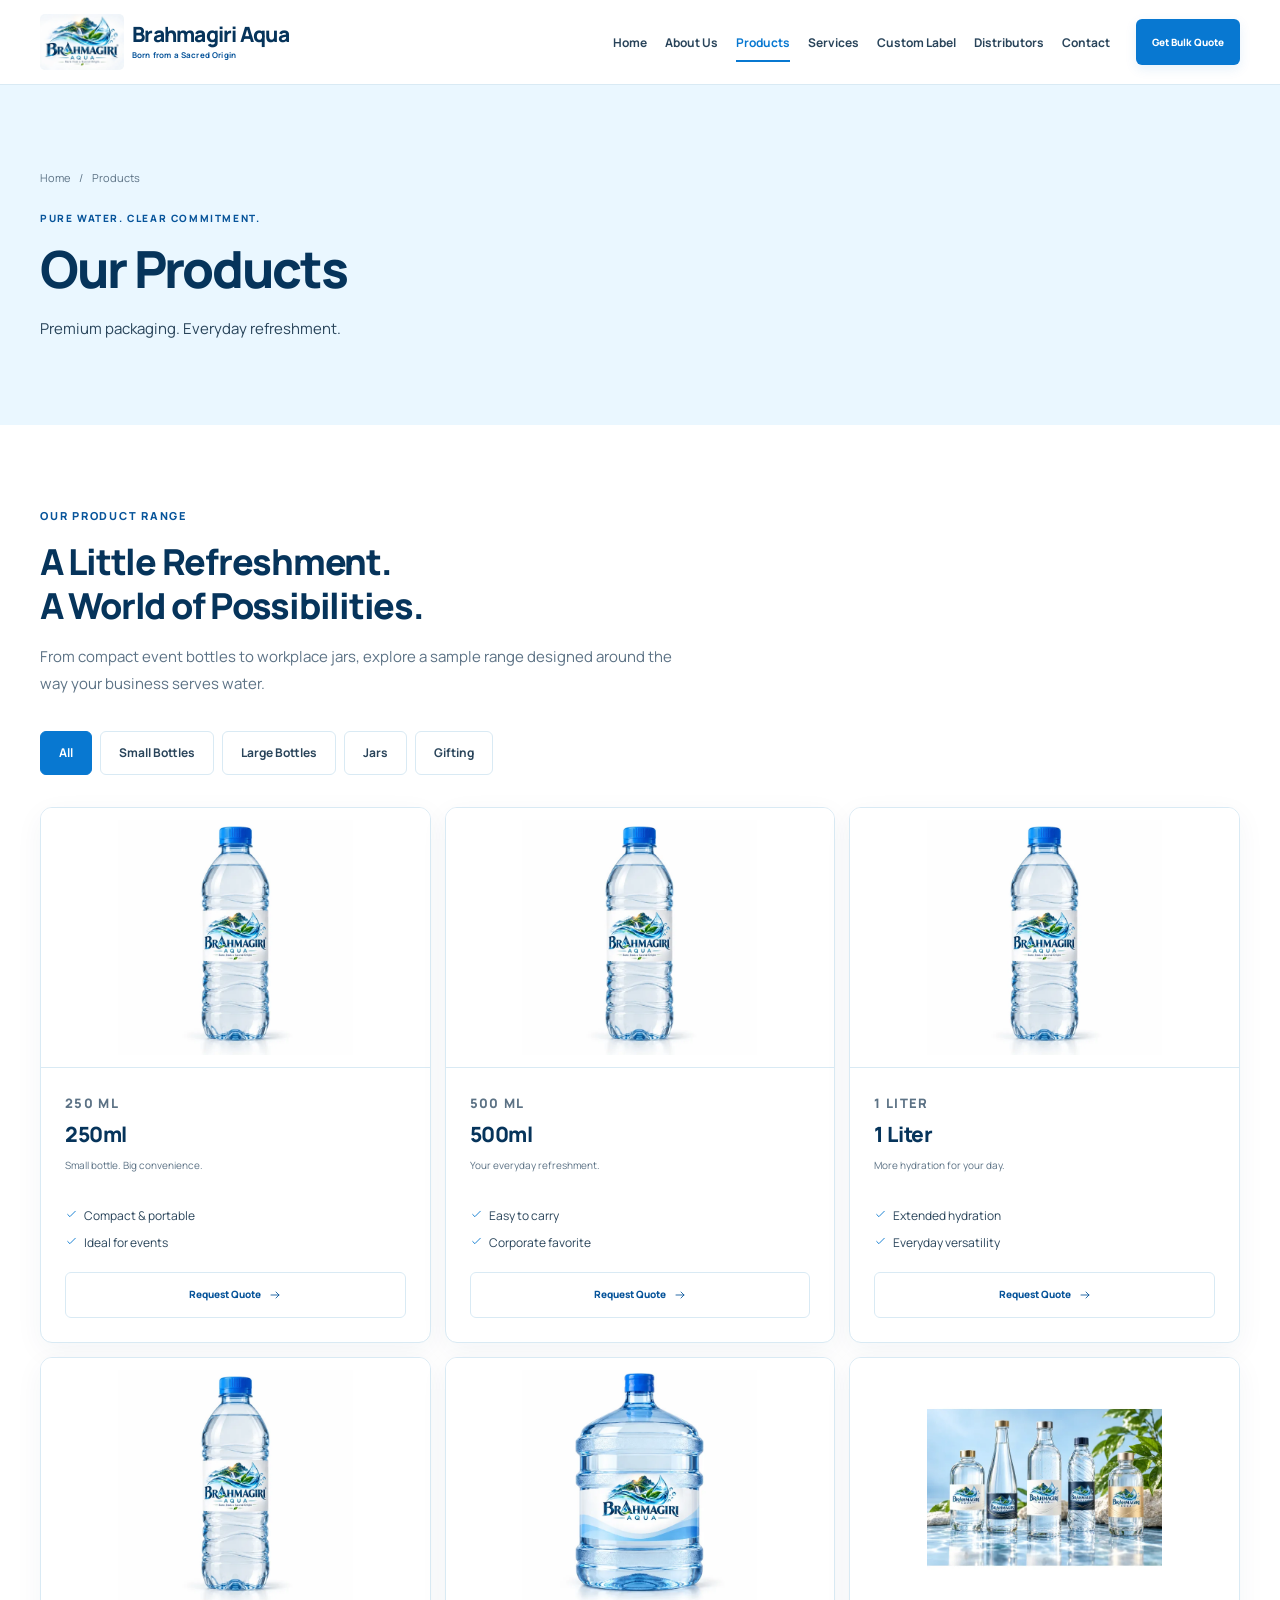
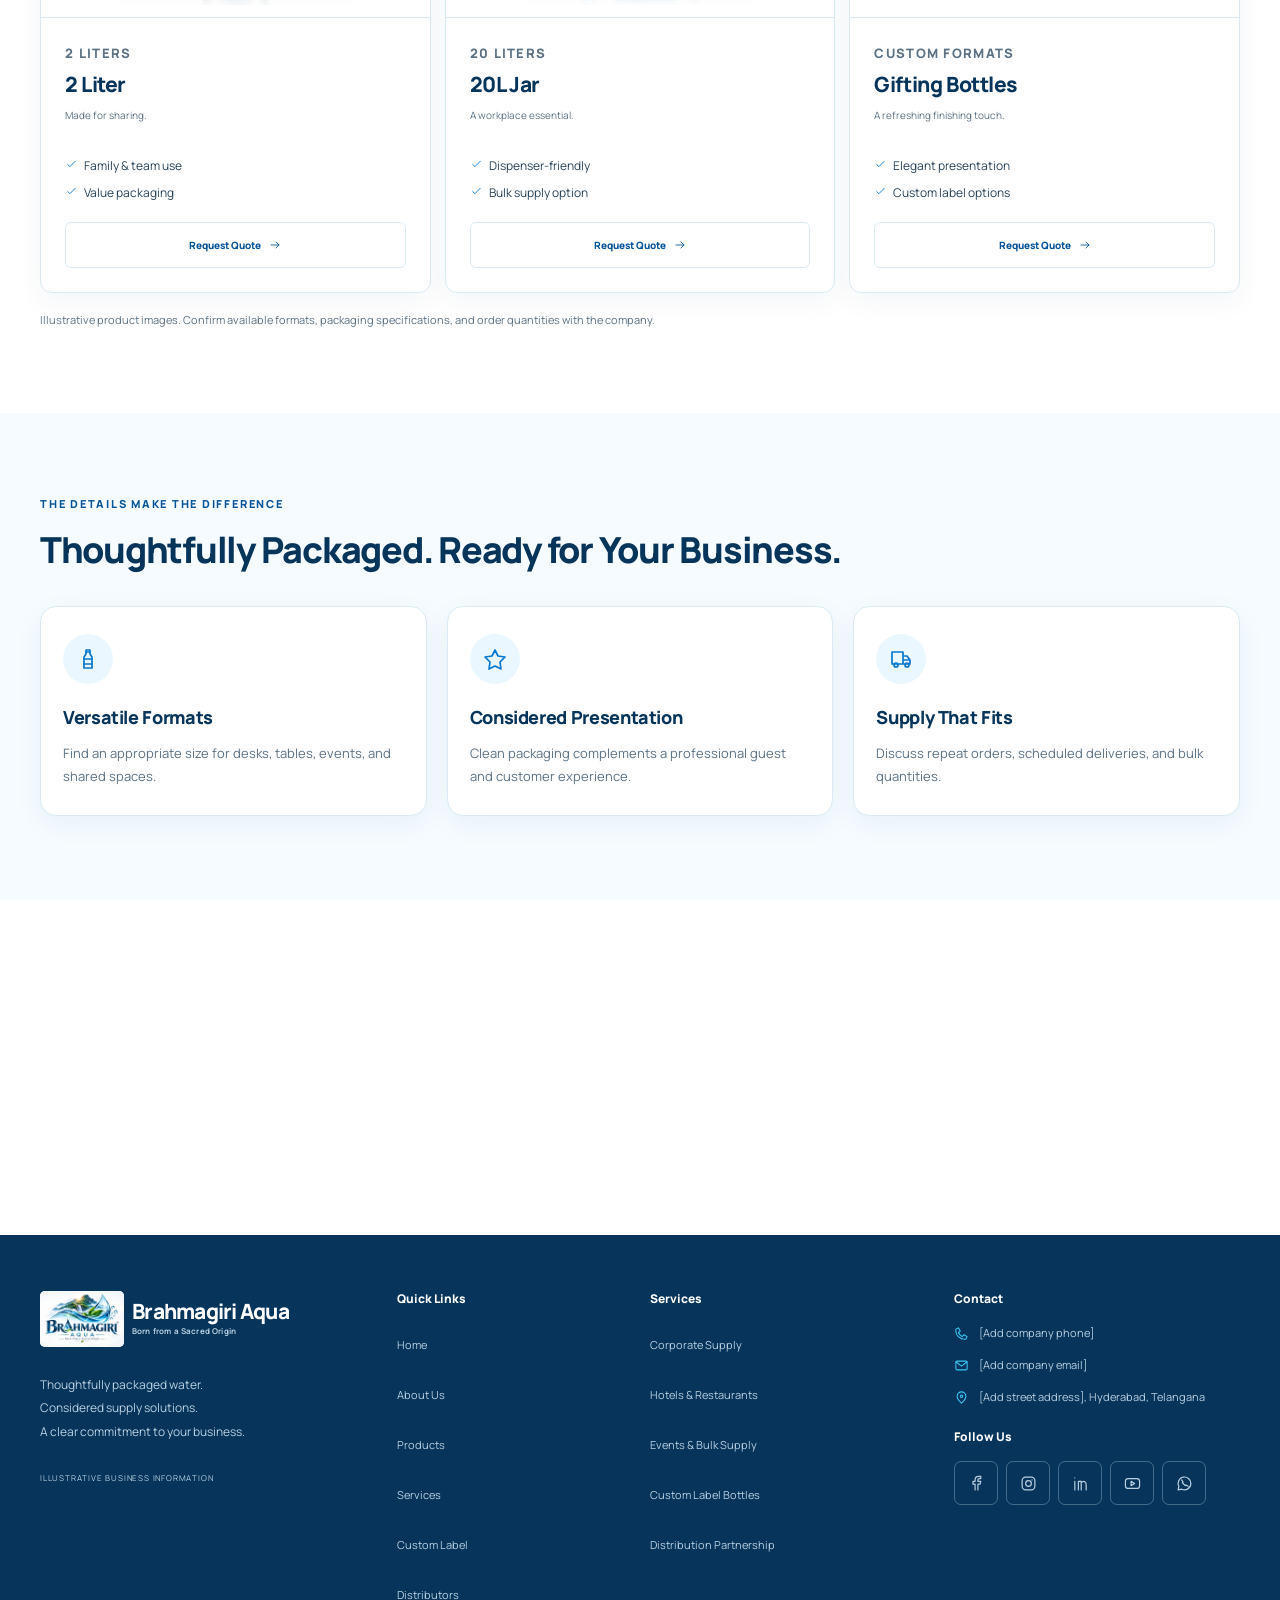
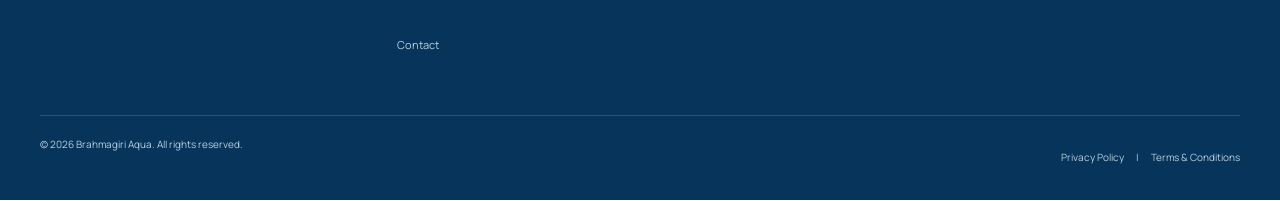
<file: products.html>
<!doctype html>
<html lang="en"><head><meta charset="utf-8"><meta name="viewport" content="width=device-width, initial-scale=1"><meta name="theme-color" content="#06345b"><title>Water Bottles, Jars &amp; Gifting Range | Brahmagiri Aqua</title><meta name="description" content="Explore 250ml, 500ml, 1 liter, 2 liter, 20L jars, and gifting bottle options. Request a quote for your business water requirements."><meta name="robots" content="noindex, follow"><link rel="canonical" href="https://example.com/products.html"><meta property="og:type" content="website"><meta property="og:site_name" content="Brahmagiri Aqua"><meta property="og:title" content="Water Bottles, Jars &amp; Gifting Range | Brahmagiri Aqua"><meta property="og:description" content="Explore 250ml, 500ml, 1 liter, 2 liter, 20L jars, and gifting bottle options. Request a quote for your business water requirements."><meta property="og:url" content="https://example.com/products.html"><meta property="og:image" content="https://example.com/assets/images/hero/open-graph.webp"><meta property="og:image:alt" content="Premium water bottles in a fresh blue water splash"><meta name="twitter:card" content="summary_large_image"><meta name="twitter:title" content="Water Bottles, Jars &amp; Gifting Range | Brahmagiri Aqua"><meta name="twitter:description" content="Explore 250ml, 500ml, 1 liter, 2 liter, 20L jars, and gifting bottle options. Request a quote for your business water requirements."><meta name="twitter:image" content="https://example.com/assets/images/hero/open-graph.webp"><link rel="icon" type="image/png" href="assets/icons/favicon-192.png"><link rel="manifest" href="site.webmanifest"><link rel="preload" href="assets/fonts/manrope-latin.woff2" as="font" type="font/woff2" crossorigin><link rel="stylesheet" href="assets/css/style.css"><script src="assets/js/site-config.js" defer></script><script src="assets/js/main.js" defer></script><script src="assets/js/products.js" defer></script></head><body><a class="skip-link" href="#main">Skip to main content</a><header class="site-header"><div class="container header-inner"><a class="brand" href="index.html"><img class="brand-logo" src="assets/images/brand/brahmagiri-aqua-logo.webp" alt="" width="360" height="240" decoding="async"><span><strong>Brahmagiri Aqua</strong><small>Born from a Sacred Origin</small></span><span class="sr-only">Home</span></a><button class="menu-toggle" aria-label="Open navigation" aria-expanded="false" aria-controls="primary-nav"><svg class="icon " viewBox="0 0 24 24" fill="none" stroke="currentColor" stroke-width="1.7" stroke-linecap="round" stroke-linejoin="round" aria-hidden="true"><path d="M4 6h16M4 12h16M4 18h16"/></svg></button><nav id="primary-nav" class="primary-nav" aria-label="Primary navigation"><ul><li><a href="index.html">Home</a></li><li><a href="about.html">About Us</a></li><li><a href="products.html" class="active" aria-current="page">Products</a></li><li><a href="services.html">Services</a></li><li><a href="custom-label.html">Custom Label</a></li><li><a href="distributors.html">Distributors</a></li><li><a href="contact.html">Contact</a></li></ul><a class="button button-primary" href="contact.html?enquiry=bulk#enquiry">Get Bulk Quote<svg class="icon " viewBox="0 0 24 24" fill="none" stroke="currentColor" stroke-width="1.7" stroke-linecap="round" stroke-linejoin="round" aria-hidden="true"><path d="M4 12h16m-6-6 6 6-6 6"/></svg></a></nav></div></header><div class="menu-backdrop" hidden></div><main id="main"><section class="page-hero"><div class="container page-hero-inner"><div><nav class="breadcrumb" aria-label="Breadcrumb"><a href="index.html">Home</a><span aria-hidden="true">/</span><span aria-current="page">Products</span></nav><p class="eyebrow">PURE WATER. CLEAR COMMITMENT.</p><h1>Our Products</h1><p>Premium packaging. Everyday refreshment.</p></div><picture class="hero-picture"><source media="(max-width: 767px)" srcset="assets/images/hero/water-hero-mobile.webp"><img src="assets/images/hero/water-hero.webp" alt="" width="1536" height="1024" fetchpriority="high" decoding="async" class="page-hero-image"></picture></div></section><section class="section "><div class="container"><div class="section-heading "><p class="eyebrow">OUR PRODUCT RANGE</p><h2>A Little Refreshment.<br>A World of Possibilities.</h2><p>From compact event bottles to workplace jars, explore a sample range designed around the way your business serves water.</p></div><div class="filter-bar" role="group" aria-label="Filter products"><button class="filter-button active" data-filter="all" aria-pressed="true">All</button><button class="filter-button " data-filter="small" aria-pressed="false">Small Bottles</button><button class="filter-button " data-filter="large" aria-pressed="false">Large Bottles</button><button class="filter-button " data-filter="jars" aria-pressed="false">Jars</button><button class="filter-button " data-filter="gifting" aria-pressed="false">Gifting</button></div><p class="sr-only" id="filter-status" role="status" aria-live="polite"></p><div class="product-grid product-grid-detailed"><article class="product-card" data-category="small"><div class="product-image"><img src="assets/images/products/water-bottle-250ml.webp" alt="250ml sample drinking water packaging" width="640" height="640" loading="lazy" decoding="async" class=""></div><div class="product-content"><p class="product-size">250 ml</p><h3>250ml</h3><p>Small bottle. Big convenience.</p><ul class="check-list"><li><svg class="icon " viewBox="0 0 24 24" fill="none" stroke="currentColor" stroke-width="1.7" stroke-linecap="round" stroke-linejoin="round" aria-hidden="true"><path d="m5 12 4 4L19 6"/></svg><span>Compact & portable</span></li><li><svg class="icon " viewBox="0 0 24 24" fill="none" stroke="currentColor" stroke-width="1.7" stroke-linecap="round" stroke-linejoin="round" aria-hidden="true"><path d="m5 12 4 4L19 6"/></svg><span>Ideal for events</span></li></ul><a class="button button-outline" href="contact.html?enquiry=product&product=250ml#enquiry">Request Quote<svg class="icon " viewBox="0 0 24 24" fill="none" stroke="currentColor" stroke-width="1.7" stroke-linecap="round" stroke-linejoin="round" aria-hidden="true"><path d="M4 12h16m-6-6 6 6-6 6"/></svg></a></div></article><article class="product-card" data-category="small"><div class="product-image"><img src="assets/images/products/water-bottle-500ml.webp" alt="500ml sample drinking water packaging" width="640" height="640" loading="lazy" decoding="async" class=""></div><div class="product-content"><p class="product-size">500 ml</p><h3>500ml</h3><p>Your everyday refreshment.</p><ul class="check-list"><li><svg class="icon " viewBox="0 0 24 24" fill="none" stroke="currentColor" stroke-width="1.7" stroke-linecap="round" stroke-linejoin="round" aria-hidden="true"><path d="m5 12 4 4L19 6"/></svg><span>Easy to carry</span></li><li><svg class="icon " viewBox="0 0 24 24" fill="none" stroke="currentColor" stroke-width="1.7" stroke-linecap="round" stroke-linejoin="round" aria-hidden="true"><path d="m5 12 4 4L19 6"/></svg><span>Corporate favorite</span></li></ul><a class="button button-outline" href="contact.html?enquiry=product&product=500ml#enquiry">Request Quote<svg class="icon " viewBox="0 0 24 24" fill="none" stroke="currentColor" stroke-width="1.7" stroke-linecap="round" stroke-linejoin="round" aria-hidden="true"><path d="M4 12h16m-6-6 6 6-6 6"/></svg></a></div></article><article class="product-card" data-category="large"><div class="product-image"><img src="assets/images/products/water-bottle-1-liter.webp" alt="1 Liter sample drinking water packaging" width="640" height="640" loading="lazy" decoding="async" class=""></div><div class="product-content"><p class="product-size">1 liter</p><h3>1 Liter</h3><p>More hydration for your day.</p><ul class="check-list"><li><svg class="icon " viewBox="0 0 24 24" fill="none" stroke="currentColor" stroke-width="1.7" stroke-linecap="round" stroke-linejoin="round" aria-hidden="true"><path d="m5 12 4 4L19 6"/></svg><span>Extended hydration</span></li><li><svg class="icon " viewBox="0 0 24 24" fill="none" stroke="currentColor" stroke-width="1.7" stroke-linecap="round" stroke-linejoin="round" aria-hidden="true"><path d="m5 12 4 4L19 6"/></svg><span>Everyday versatility</span></li></ul><a class="button button-outline" href="contact.html?enquiry=product&product=1%20Liter#enquiry">Request Quote<svg class="icon " viewBox="0 0 24 24" fill="none" stroke="currentColor" stroke-width="1.7" stroke-linecap="round" stroke-linejoin="round" aria-hidden="true"><path d="M4 12h16m-6-6 6 6-6 6"/></svg></a></div></article><article class="product-card" data-category="large"><div class="product-image"><img src="assets/images/products/water-bottle-2-liter.webp" alt="2 Liter sample drinking water packaging" width="640" height="640" loading="lazy" decoding="async" class=""></div><div class="product-content"><p class="product-size">2 liters</p><h3>2 Liter</h3><p>Made for sharing.</p><ul class="check-list"><li><svg class="icon " viewBox="0 0 24 24" fill="none" stroke="currentColor" stroke-width="1.7" stroke-linecap="round" stroke-linejoin="round" aria-hidden="true"><path d="m5 12 4 4L19 6"/></svg><span>Family & team use</span></li><li><svg class="icon " viewBox="0 0 24 24" fill="none" stroke="currentColor" stroke-width="1.7" stroke-linecap="round" stroke-linejoin="round" aria-hidden="true"><path d="m5 12 4 4L19 6"/></svg><span>Value packaging</span></li></ul><a class="button button-outline" href="contact.html?enquiry=product&product=2%20Liter#enquiry">Request Quote<svg class="icon " viewBox="0 0 24 24" fill="none" stroke="currentColor" stroke-width="1.7" stroke-linecap="round" stroke-linejoin="round" aria-hidden="true"><path d="M4 12h16m-6-6 6 6-6 6"/></svg></a></div></article><article class="product-card" data-category="jars"><div class="product-image"><img src="assets/images/products/water-jar-20-liter.webp" alt="20L Jar sample drinking water packaging" width="640" height="640" loading="lazy" decoding="async" class=""></div><div class="product-content"><p class="product-size">20 liters</p><h3>20L Jar</h3><p>A workplace essential.</p><ul class="check-list"><li><svg class="icon " viewBox="0 0 24 24" fill="none" stroke="currentColor" stroke-width="1.7" stroke-linecap="round" stroke-linejoin="round" aria-hidden="true"><path d="m5 12 4 4L19 6"/></svg><span>Dispenser-friendly</span></li><li><svg class="icon " viewBox="0 0 24 24" fill="none" stroke="currentColor" stroke-width="1.7" stroke-linecap="round" stroke-linejoin="round" aria-hidden="true"><path d="m5 12 4 4L19 6"/></svg><span>Bulk supply option</span></li></ul><a class="button button-outline" href="contact.html?enquiry=product&product=20L%20Jar#enquiry">Request Quote<svg class="icon " viewBox="0 0 24 24" fill="none" stroke="currentColor" stroke-width="1.7" stroke-linecap="round" stroke-linejoin="round" aria-hidden="true"><path d="M4 12h16m-6-6 6 6-6 6"/></svg></a></div></article><article class="product-card" data-category="gifting"><div class="product-image"><img src="assets/images/products/gifting-bottles.webp" alt="Gifting Bottles sample drinking water packaging" width="640" height="640" loading="lazy" decoding="async" class=""></div><div class="product-content"><p class="product-size">Custom formats</p><h3>Gifting Bottles</h3><p>A refreshing finishing touch.</p><ul class="check-list"><li><svg class="icon " viewBox="0 0 24 24" fill="none" stroke="currentColor" stroke-width="1.7" stroke-linecap="round" stroke-linejoin="round" aria-hidden="true"><path d="m5 12 4 4L19 6"/></svg><span>Elegant presentation</span></li><li><svg class="icon " viewBox="0 0 24 24" fill="none" stroke="currentColor" stroke-width="1.7" stroke-linecap="round" stroke-linejoin="round" aria-hidden="true"><path d="m5 12 4 4L19 6"/></svg><span>Custom label options</span></li></ul><a class="button button-outline" href="contact.html?enquiry=product&product=Gifting%20Bottles#enquiry">Request Quote<svg class="icon " viewBox="0 0 24 24" fill="none" stroke="currentColor" stroke-width="1.7" stroke-linecap="round" stroke-linejoin="round" aria-hidden="true"><path d="M4 12h16m-6-6 6 6-6 6"/></svg></a></div></article></div><p class="sample-note">Illustrative product images. Confirm available formats, packaging specifications, and order quantities with the company.</p></div></section><section class="section pale-section"><div class="container"><div class="section-heading "><p class="eyebrow">THE DETAILS MAKE THE DIFFERENCE</p><h2>Thoughtfully Packaged. Ready for Your Business.</h2></div><div class="grid grid-3"><article class="feature-card"><span class="icon-badge"><svg class="icon " viewBox="0 0 24 24" fill="none" stroke="currentColor" stroke-width="1.7" stroke-linecap="round" stroke-linejoin="round" aria-hidden="true"><path d="M10 3h4v4l2 3v11H8V10l2-3V3Z"/><path d="M8 12h8M8 17h8M10 5h4"/></svg></span><h3>Versatile Formats</h3><p>Find an appropriate size for desks, tables, events, and shared spaces.</p></article><article class="feature-card"><span class="icon-badge"><svg class="icon " viewBox="0 0 24 24" fill="none" stroke="currentColor" stroke-width="1.7" stroke-linecap="round" stroke-linejoin="round" aria-hidden="true"><path d="m12 3 3 6 7 1-5 5 1 7-6-3-6 3 1-7-5-5 7-1 3-6Z"/></svg></span><h3>Considered Presentation</h3><p>Clean packaging complements a professional guest and customer experience.</p></article><article class="feature-card"><span class="icon-badge"><svg class="icon " viewBox="0 0 24 24" fill="none" stroke="currentColor" stroke-width="1.7" stroke-linecap="round" stroke-linejoin="round" aria-hidden="true"><path d="M3 5h11v12H3zM14 9h4l3 4v4h-7M14 13h7"/><circle cx="7" cy="18" r="2"/><circle cx="18" cy="18" r="2"/></svg></span><h3>Supply That Fits</h3><p>Discuss repeat orders, scheduled deliveries, and bulk quantities.</p></article></div></div></section><section class="section cta-section"><div class="container"><div class="cta-panel"><div><p class="eyebrow">A CLEAR COMMITMENT TO YOUR BUSINESS</p><h2>Need a Custom Quantity or Special Packaging?</h2><p>Let’s find the right bottle and supply plan for your business.</p></div><div class="button-row"><a class="button button-primary" href="contact.html?enquiry=bulk#enquiry">Request Bulk Pricing<svg class="icon " viewBox="0 0 24 24" fill="none" stroke="currentColor" stroke-width="1.7" stroke-linecap="round" stroke-linejoin="round" aria-hidden="true"><path d="M4 12h16m-6-6 6 6-6 6"/></svg></a></div></div></div></section></main><footer class="site-footer"><div class="container"><div class="footer-grid"><div class="footer-company"><a class="brand" href="index.html"><img class="brand-logo" src="assets/images/brand/brahmagiri-aqua-logo.webp" alt="" width="360" height="240" decoding="async"><span><strong>Brahmagiri Aqua</strong><small>Born from a Sacred Origin</small></span><span class="sr-only">Home</span></a><p>Thoughtfully packaged water.<br>Considered supply solutions.<br>A clear commitment to your business.</p><span class="footer-caption">ILLUSTRATIVE BUSINESS INFORMATION</span></div><div><h2>Quick Links</h2><ul><li><a href="index.html">Home</a></li><li><a href="about.html">About Us</a></li><li><a href="products.html">Products</a></li><li><a href="services.html">Services</a></li><li><a href="custom-label.html">Custom Label</a></li><li><a href="distributors.html">Distributors</a></li><li><a href="contact.html">Contact</a></li></ul></div><div><h2>Services</h2><ul><li><a href="services.html">Corporate Supply</a></li><li><a href="services.html">Hotels & Restaurants</a></li><li><a href="services.html">Events & Bulk Supply</a></li><li><a href="custom-label.html">Custom Label Bottles</a></li><li><a href="distributors.html">Distribution Partnership</a></li></ul></div><div><h2>Contact</h2><ul class="footer-contact"><li><svg class="icon " viewBox="0 0 24 24" fill="none" stroke="currentColor" stroke-width="1.7" stroke-linecap="round" stroke-linejoin="round" aria-hidden="true"><path d="m7 3 3 5-3 3c2 3 3 4 6 6l3-3 5 3-2 4C9 22 2 15 3 5l4-2Z"/></svg>[Add company phone]</li><li><svg class="icon " viewBox="0 0 24 24" fill="none" stroke="currentColor" stroke-width="1.7" stroke-linecap="round" stroke-linejoin="round" aria-hidden="true"><rect x="3" y="5" width="18" height="14" rx="2"/><path d="m3 6 9 7 9-7"/></svg>[Add company email]</li><li><svg class="icon " viewBox="0 0 24 24" fill="none" stroke="currentColor" stroke-width="1.7" stroke-linecap="round" stroke-linejoin="round" aria-hidden="true"><path d="M19 10c0 5-7 11-7 11S5 15 5 10a7 7 0 0 1 14 0Z"/><circle cx="12" cy="10" r="2"/></svg>[Add street address], Hyderabad, Telangana</li></ul><h2 class="social-heading">Follow Us</h2><div class="social-links"><a href="#" aria-label="Facebook (link pending)" data-placeholder-link><svg class="icon " viewBox="0 0 24 24" fill="none" stroke="currentColor" stroke-width="1.7" stroke-linecap="round" stroke-linejoin="round" aria-hidden="true"><path d="M14 21v-8h3l1-4h-4V7c0-1 1-2 2-2h2V2h-3c-3 0-5 2-5 5v2H7v4h3v8"/></svg></a><a href="#" aria-label="Instagram (link pending)" data-placeholder-link><svg class="icon " viewBox="0 0 24 24" fill="none" stroke="currentColor" stroke-width="1.7" stroke-linecap="round" stroke-linejoin="round" aria-hidden="true"><rect x="3" y="3" width="18" height="18" rx="5"/><circle cx="12" cy="12" r="4"/><path d="M17 7h.01"/></svg></a><a href="#" aria-label="Linkedin (link pending)" data-placeholder-link><svg class="icon " viewBox="0 0 24 24" fill="none" stroke="currentColor" stroke-width="1.7" stroke-linecap="round" stroke-linejoin="round" aria-hidden="true"><path d="M4 9v12M4 4h.01M9 21V9h4v2c4-4 7-1 7 3v7M13 11v10"/></svg></a><a href="#" aria-label="Youtube (link pending)" data-placeholder-link><svg class="icon " viewBox="0 0 24 24" fill="none" stroke="currentColor" stroke-width="1.7" stroke-linecap="round" stroke-linejoin="round" aria-hidden="true"><rect x="2" y="5" width="20" height="14" rx="4"/><path d="m10 9 5 3-5 3V9Z"/></svg></a><a href="#" aria-label="Whatsapp (link pending)" data-placeholder-link><svg class="icon " viewBox="0 0 24 24" fill="none" stroke="currentColor" stroke-width="1.7" stroke-linecap="round" stroke-linejoin="round" aria-hidden="true"><path d="M21 12a9 9 0 0 1-13 8l-5 1 1-5a9 9 0 1 1 17-4Z"/><path d="m8 7 2 3-1 1 4 4 1-1 3 2"/></svg></a></div></div></div><div class="footer-bottom"><p>© 2026 Brahmagiri Aqua. All rights reserved.</p><div><a href="#privacy" data-policy="privacy">Privacy Policy</a><span aria-hidden="true">|</span><a href="#terms" data-policy="terms">Terms & Conditions</a></div></div></div></footer><button class="back-to-top" aria-label="Back to top" hidden><svg class="icon " viewBox="0 0 24 24" fill="none" stroke="currentColor" stroke-width="1.7" stroke-linecap="round" stroke-linejoin="round" aria-hidden="true"><path d="m6 14 6-6 6 6"/></svg></button><dialog class="policy-dialog" id="policy-dialog" aria-labelledby="policy-title"><div class="dialog-header"><h2 id="policy-title">Privacy Policy</h2><button class="dialog-close" aria-label="Close policy">×</button></div><div id="policy-content"></div></dialog><div class="placeholder-status sr-only" role="status" aria-live="polite"></div></body></html>
</file>
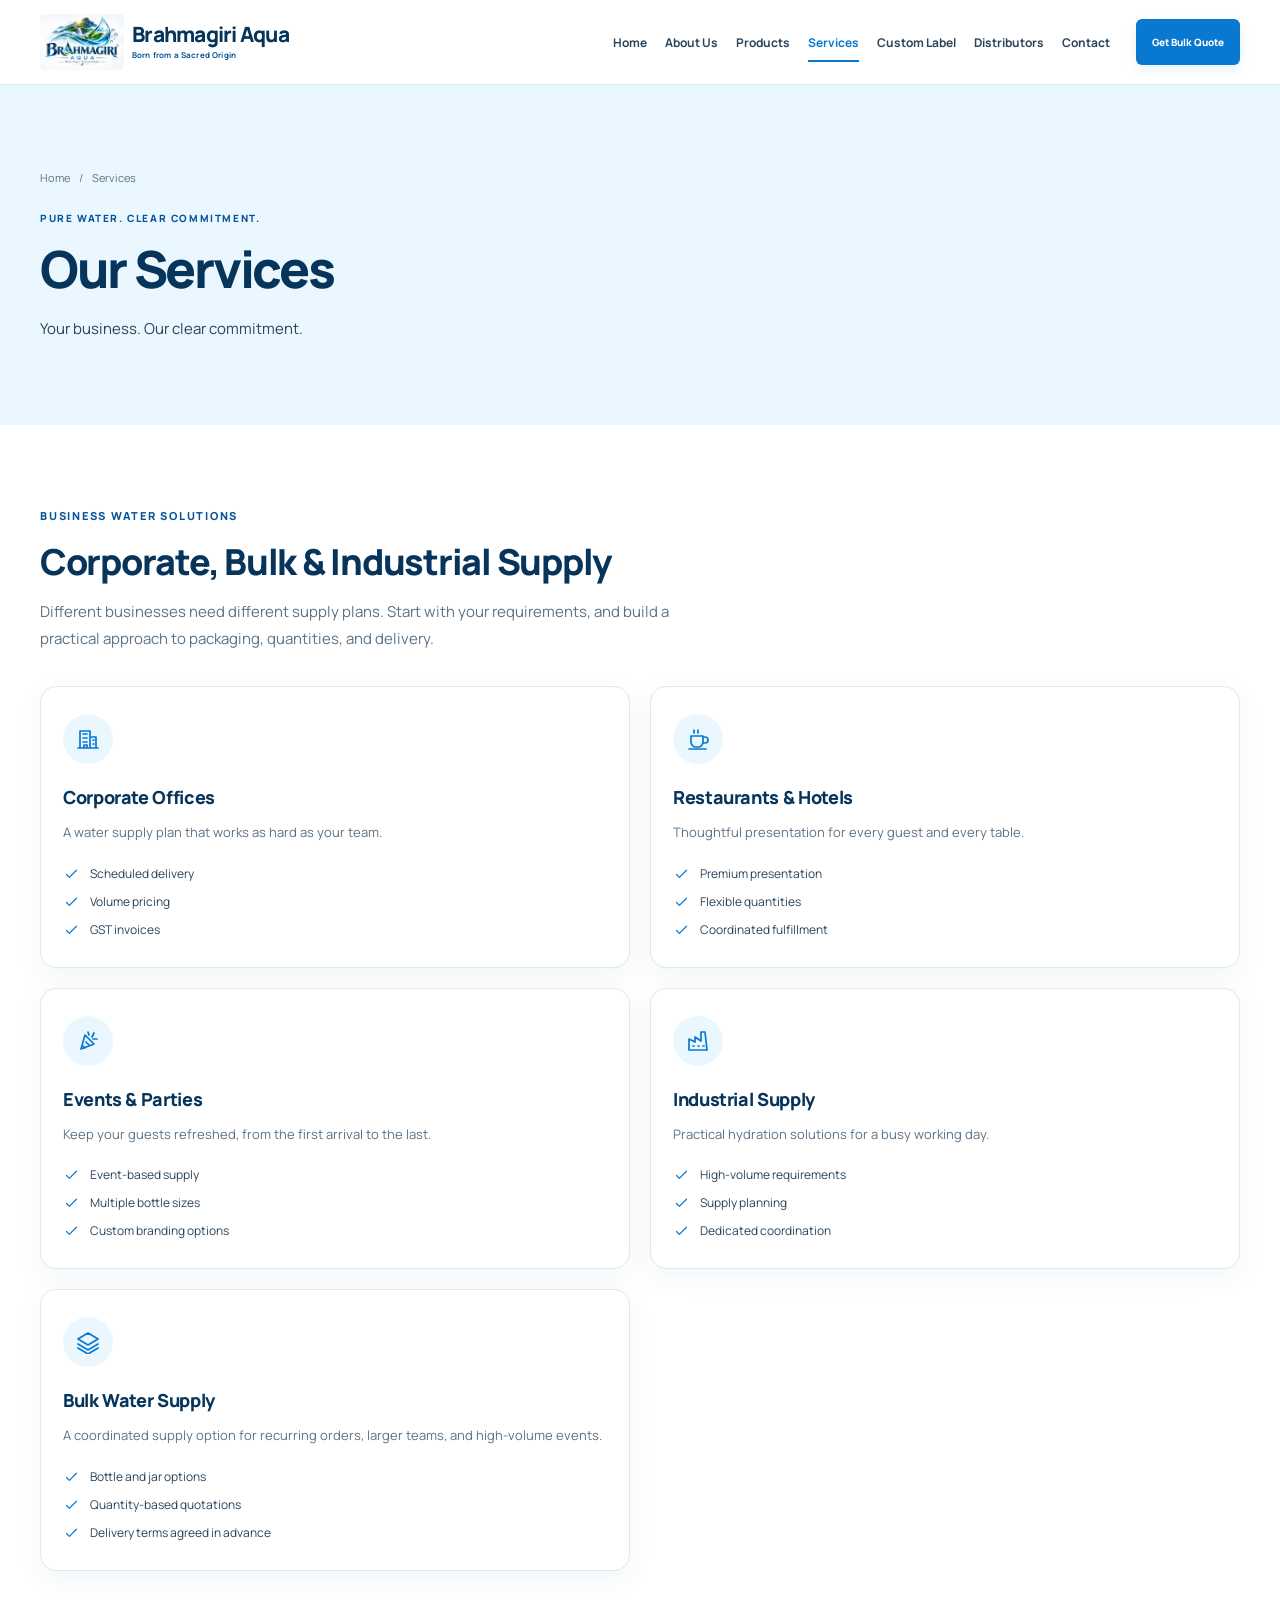
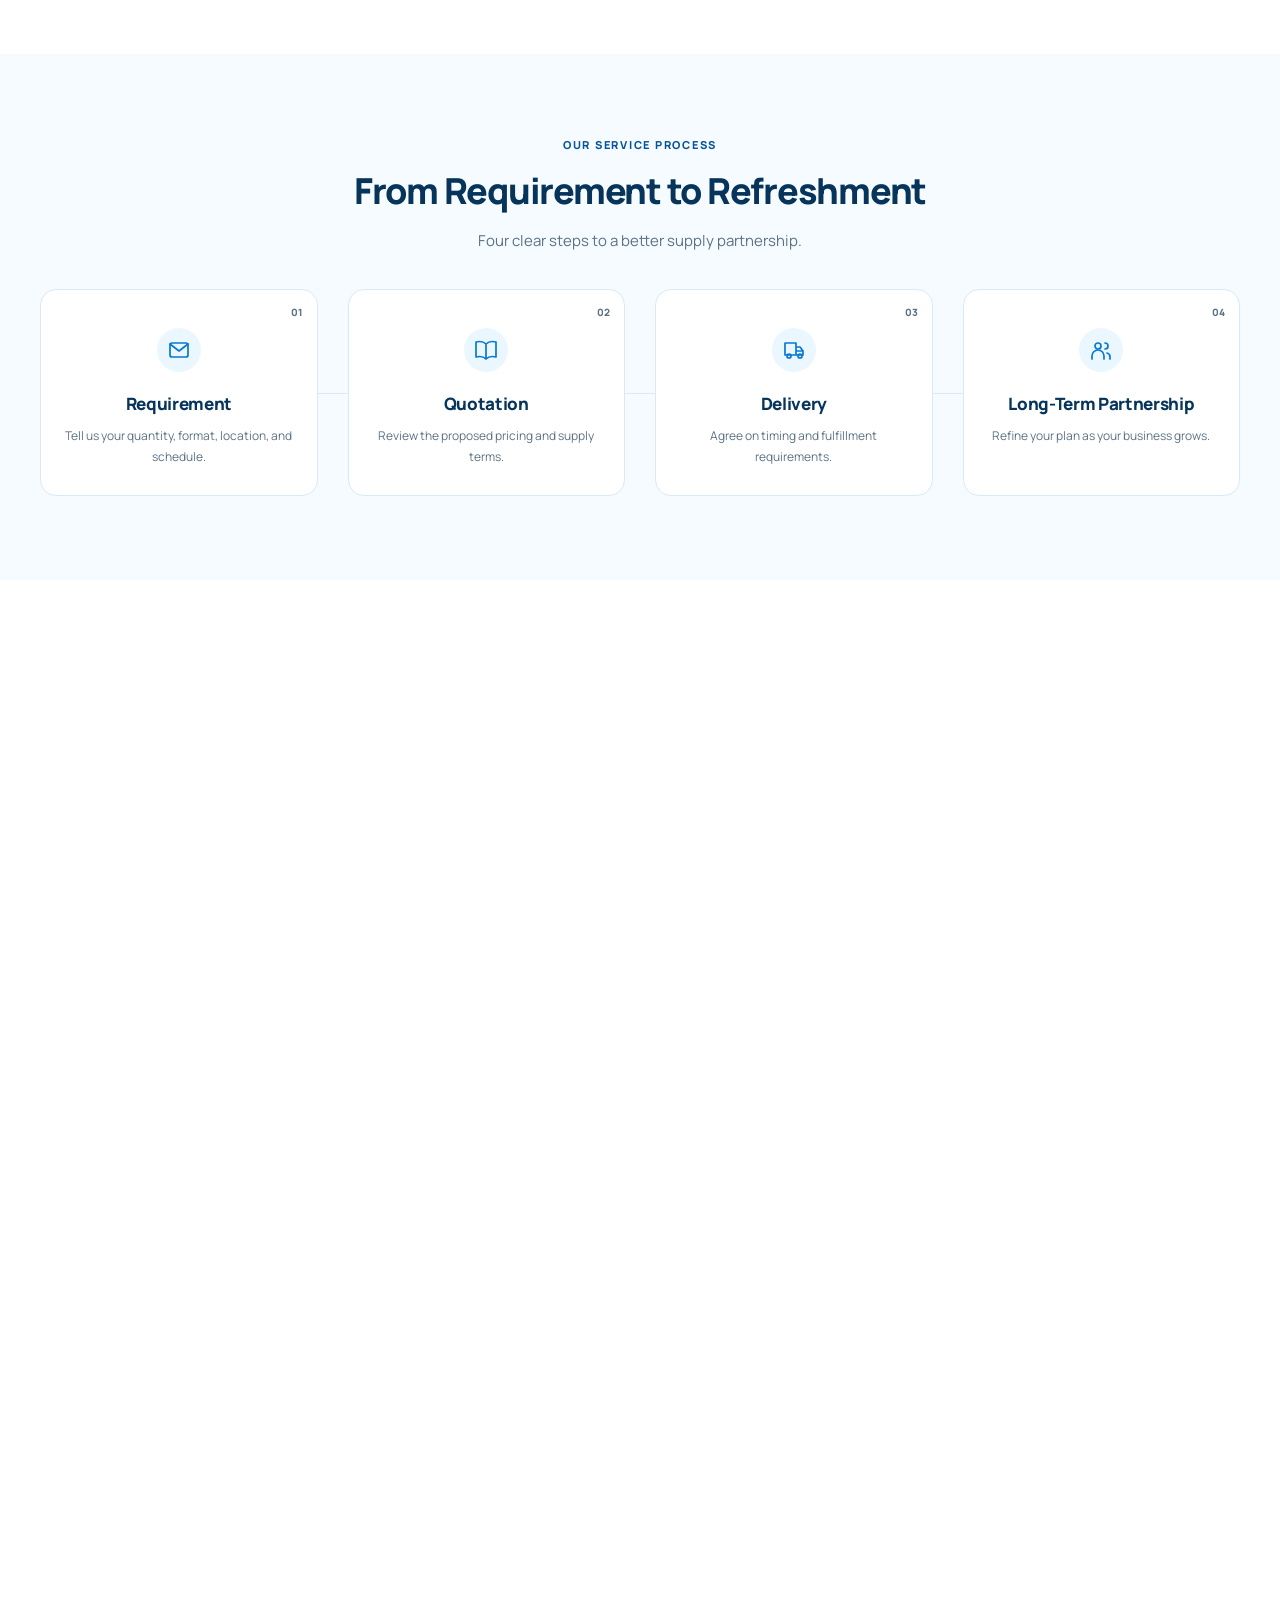
<file: services.html>
<!doctype html>
<html lang="en"><head><meta charset="utf-8"><meta name="viewport" content="width=device-width, initial-scale=1"><meta name="theme-color" content="#06345b"><title>Corporate, Hospitality &amp; Bulk Water Supply | Brahmagiri Aqua</title><meta name="description" content="Explore sample water supply solutions for corporate offices, hotels, restaurants, events, and industrial requirements."><meta name="robots" content="noindex, follow"><link rel="canonical" href="https://example.com/services.html"><meta property="og:type" content="website"><meta property="og:site_name" content="Brahmagiri Aqua"><meta property="og:title" content="Corporate, Hospitality &amp; Bulk Water Supply | Brahmagiri Aqua"><meta property="og:description" content="Explore sample water supply solutions for corporate offices, hotels, restaurants, events, and industrial requirements."><meta property="og:url" content="https://example.com/services.html"><meta property="og:image" content="https://example.com/assets/images/hero/open-graph.webp"><meta property="og:image:alt" content="Premium water bottles in a fresh blue water splash"><meta name="twitter:card" content="summary_large_image"><meta name="twitter:title" content="Corporate, Hospitality &amp; Bulk Water Supply | Brahmagiri Aqua"><meta name="twitter:description" content="Explore sample water supply solutions for corporate offices, hotels, restaurants, events, and industrial requirements."><meta name="twitter:image" content="https://example.com/assets/images/hero/open-graph.webp"><link rel="icon" type="image/png" href="assets/icons/favicon-192.png"><link rel="manifest" href="site.webmanifest"><link rel="preload" href="assets/fonts/manrope-latin.woff2" as="font" type="font/woff2" crossorigin><link rel="stylesheet" href="assets/css/style.css"><script src="assets/js/site-config.js" defer></script><script src="assets/js/main.js" defer></script></head><body><a class="skip-link" href="#main">Skip to main content</a><header class="site-header"><div class="container header-inner"><a class="brand" href="index.html"><img class="brand-logo" src="assets/images/brand/brahmagiri-aqua-logo.webp" alt="" width="360" height="240" decoding="async"><span><strong>Brahmagiri Aqua</strong><small>Born from a Sacred Origin</small></span><span class="sr-only">Home</span></a><button class="menu-toggle" aria-label="Open navigation" aria-expanded="false" aria-controls="primary-nav"><svg class="icon " viewBox="0 0 24 24" fill="none" stroke="currentColor" stroke-width="1.7" stroke-linecap="round" stroke-linejoin="round" aria-hidden="true"><path d="M4 6h16M4 12h16M4 18h16"/></svg></button><nav id="primary-nav" class="primary-nav" aria-label="Primary navigation"><ul><li><a href="index.html">Home</a></li><li><a href="about.html">About Us</a></li><li><a href="products.html">Products</a></li><li><a href="services.html" class="active" aria-current="page">Services</a></li><li><a href="custom-label.html">Custom Label</a></li><li><a href="distributors.html">Distributors</a></li><li><a href="contact.html">Contact</a></li></ul><a class="button button-primary" href="contact.html?enquiry=bulk#enquiry">Get Bulk Quote<svg class="icon " viewBox="0 0 24 24" fill="none" stroke="currentColor" stroke-width="1.7" stroke-linecap="round" stroke-linejoin="round" aria-hidden="true"><path d="M4 12h16m-6-6 6 6-6 6"/></svg></a></nav></div></header><div class="menu-backdrop" hidden></div><main id="main"><section class="page-hero"><div class="container page-hero-inner"><div><nav class="breadcrumb" aria-label="Breadcrumb"><a href="index.html">Home</a><span aria-hidden="true">/</span><span aria-current="page">Services</span></nav><p class="eyebrow">PURE WATER. CLEAR COMMITMENT.</p><h1>Our Services</h1><p>Your business. Our clear commitment.</p></div><picture class="hero-picture"><source media="(max-width: 767px)" srcset="assets/images/hero/water-hero-mobile.webp"><img src="assets/images/hero/water-hero.webp" alt="" width="1536" height="1024" fetchpriority="high" decoding="async" class="page-hero-image"></picture></div></section><section class="section "><div class="container"><div class="section-heading "><p class="eyebrow">BUSINESS WATER SOLUTIONS</p><h2>Corporate, Bulk & Industrial Supply</h2><p>Different businesses need different supply plans. Start with your requirements, and build a practical approach to packaging, quantities, and delivery.</p></div><div class="grid grid-2"><article class="feature-card"><span class="icon-badge"><svg class="icon " viewBox="0 0 24 24" fill="none" stroke="currentColor" stroke-width="1.7" stroke-linecap="round" stroke-linejoin="round" aria-hidden="true"><path d="M4 21V4h10v17M14 10h6v11M2 21h20M7 7h4M7 11h4M7 15h4M8 21v-3h3v3M17 13h1M17 17h1"/></svg></span><h3>Corporate Offices</h3><p>A water supply plan that works as hard as your team.</p><ul class="check-list"><li><svg class="icon " viewBox="0 0 24 24" fill="none" stroke="currentColor" stroke-width="1.7" stroke-linecap="round" stroke-linejoin="round" aria-hidden="true"><path d="m5 12 4 4L19 6"/></svg><span>Scheduled delivery</span></li><li><svg class="icon " viewBox="0 0 24 24" fill="none" stroke="currentColor" stroke-width="1.7" stroke-linecap="round" stroke-linejoin="round" aria-hidden="true"><path d="m5 12 4 4L19 6"/></svg><span>Volume pricing</span></li><li><svg class="icon " viewBox="0 0 24 24" fill="none" stroke="currentColor" stroke-width="1.7" stroke-linecap="round" stroke-linejoin="round" aria-hidden="true"><path d="m5 12 4 4L19 6"/></svg><span>GST invoices</span></li></ul></article><article class="feature-card"><span class="icon-badge"><svg class="icon " viewBox="0 0 24 24" fill="none" stroke="currentColor" stroke-width="1.7" stroke-linecap="round" stroke-linejoin="round" aria-hidden="true"><path d="M5 9h12v6a5 5 0 0 1-5 5H10a5 5 0 0 1-5-5V9ZM17 10h2a3 3 0 0 1 0 6h-2M8 3v3M12 3v3M3 22h17"/></svg></span><h3>Restaurants & Hotels</h3><p>Thoughtful presentation for every guest and every table.</p><ul class="check-list"><li><svg class="icon " viewBox="0 0 24 24" fill="none" stroke="currentColor" stroke-width="1.7" stroke-linecap="round" stroke-linejoin="round" aria-hidden="true"><path d="m5 12 4 4L19 6"/></svg><span>Premium presentation</span></li><li><svg class="icon " viewBox="0 0 24 24" fill="none" stroke="currentColor" stroke-width="1.7" stroke-linecap="round" stroke-linejoin="round" aria-hidden="true"><path d="m5 12 4 4L19 6"/></svg><span>Flexible quantities</span></li><li><svg class="icon " viewBox="0 0 24 24" fill="none" stroke="currentColor" stroke-width="1.7" stroke-linecap="round" stroke-linejoin="round" aria-hidden="true"><path d="m5 12 4 4L19 6"/></svg><span>Coordinated fulfillment</span></li></ul></article><article class="feature-card"><span class="icon-badge"><svg class="icon " viewBox="0 0 24 24" fill="none" stroke="currentColor" stroke-width="1.7" stroke-linecap="round" stroke-linejoin="round" aria-hidden="true"><path d="m5 20 4-14 9 9-13 5ZM12 3l1 3M18 4l-2 4M21 10h-4M10 13l3 3M7 17l2 2"/></svg></span><h3>Events & Parties</h3><p>Keep your guests refreshed, from the first arrival to the last.</p><ul class="check-list"><li><svg class="icon " viewBox="0 0 24 24" fill="none" stroke="currentColor" stroke-width="1.7" stroke-linecap="round" stroke-linejoin="round" aria-hidden="true"><path d="m5 12 4 4L19 6"/></svg><span>Event-based supply</span></li><li><svg class="icon " viewBox="0 0 24 24" fill="none" stroke="currentColor" stroke-width="1.7" stroke-linecap="round" stroke-linejoin="round" aria-hidden="true"><path d="m5 12 4 4L19 6"/></svg><span>Multiple bottle sizes</span></li><li><svg class="icon " viewBox="0 0 24 24" fill="none" stroke="currentColor" stroke-width="1.7" stroke-linecap="round" stroke-linejoin="round" aria-hidden="true"><path d="m5 12 4 4L19 6"/></svg><span>Custom branding options</span></li></ul></article><article class="feature-card"><span class="icon-badge"><svg class="icon " viewBox="0 0 24 24" fill="none" stroke="currentColor" stroke-width="1.7" stroke-linecap="round" stroke-linejoin="round" aria-hidden="true"><path d="M3 21V10l6 3V8l6 4V3h4l2 18H3ZM7 17h1M12 17h1M17 17h1"/></svg></span><h3>Industrial Supply</h3><p>Practical hydration solutions for a busy working day.</p><ul class="check-list"><li><svg class="icon " viewBox="0 0 24 24" fill="none" stroke="currentColor" stroke-width="1.7" stroke-linecap="round" stroke-linejoin="round" aria-hidden="true"><path d="m5 12 4 4L19 6"/></svg><span>High-volume requirements</span></li><li><svg class="icon " viewBox="0 0 24 24" fill="none" stroke="currentColor" stroke-width="1.7" stroke-linecap="round" stroke-linejoin="round" aria-hidden="true"><path d="m5 12 4 4L19 6"/></svg><span>Supply planning</span></li><li><svg class="icon " viewBox="0 0 24 24" fill="none" stroke="currentColor" stroke-width="1.7" stroke-linecap="round" stroke-linejoin="round" aria-hidden="true"><path d="m5 12 4 4L19 6"/></svg><span>Dedicated coordination</span></li></ul></article><article class="feature-card"><span class="icon-badge"><svg class="icon " viewBox="0 0 24 24" fill="none" stroke="currentColor" stroke-width="1.7" stroke-linecap="round" stroke-linejoin="round" aria-hidden="true"><path d="m12 3 10 6-10 6L2 9l10-6ZM2 14l10 6 10-6M2 18l10 6 10-6"/></svg></span><h3>Bulk Water Supply</h3><p>A coordinated supply option for recurring orders, larger teams, and high-volume events.</p><ul class="check-list"><li><svg class="icon " viewBox="0 0 24 24" fill="none" stroke="currentColor" stroke-width="1.7" stroke-linecap="round" stroke-linejoin="round" aria-hidden="true"><path d="m5 12 4 4L19 6"/></svg><span>Bottle and jar options</span></li><li><svg class="icon " viewBox="0 0 24 24" fill="none" stroke="currentColor" stroke-width="1.7" stroke-linecap="round" stroke-linejoin="round" aria-hidden="true"><path d="m5 12 4 4L19 6"/></svg><span>Quantity-based quotations</span></li><li><svg class="icon " viewBox="0 0 24 24" fill="none" stroke="currentColor" stroke-width="1.7" stroke-linecap="round" stroke-linejoin="round" aria-hidden="true"><path d="m5 12 4 4L19 6"/></svg><span>Delivery terms agreed in advance</span></li></ul></article></div></div></section><section class="section pale-section"><div class="container"><div class="section-heading center"><p class="eyebrow">OUR SERVICE PROCESS</p><h2>From Requirement to Refreshment</h2><p>Four clear steps to a better supply partnership.</p></div><ol class="process-grid"><li data-reveal><span class="step-number">01</span><span class="icon-badge"><svg class="icon " viewBox="0 0 24 24" fill="none" stroke="currentColor" stroke-width="1.7" stroke-linecap="round" stroke-linejoin="round" aria-hidden="true"><rect x="3" y="5" width="18" height="14" rx="2"/><path d="m3 6 9 7 9-7"/></svg></span><h3>Requirement</h3><p>Tell us your quantity, format, location, and schedule.</p></li><li data-reveal><span class="step-number">02</span><span class="icon-badge"><svg class="icon " viewBox="0 0 24 24" fill="none" stroke="currentColor" stroke-width="1.7" stroke-linecap="round" stroke-linejoin="round" aria-hidden="true"><path d="M12 6c-3-3-6-3-10-2v15c4-1 7-1 10 2 3-3 6-3 10-2V4c-4-1-7-1-10 2v15"/></svg></span><h3>Quotation</h3><p>Review the proposed pricing and supply terms.</p></li><li data-reveal><span class="step-number">03</span><span class="icon-badge"><svg class="icon " viewBox="0 0 24 24" fill="none" stroke="currentColor" stroke-width="1.7" stroke-linecap="round" stroke-linejoin="round" aria-hidden="true"><path d="M3 5h11v12H3zM14 9h4l3 4v4h-7M14 13h7"/><circle cx="7" cy="18" r="2"/><circle cx="18" cy="18" r="2"/></svg></span><h3>Delivery</h3><p>Agree on timing and fulfillment requirements.</p></li><li data-reveal><span class="step-number">04</span><span class="icon-badge"><svg class="icon " viewBox="0 0 24 24" fill="none" stroke="currentColor" stroke-width="1.7" stroke-linecap="round" stroke-linejoin="round" aria-hidden="true"><circle cx="9" cy="8" r="3"/><path d="M3 21v-3a6 6 0 0 1 12 0v3M16 5a3 3 0 0 1 0 6M18 15a4 4 0 0 1 3 4v2"/></svg></span><h3>Long-Term Partnership</h3><p>Refine your plan as your business grows.</p></li></ol></div></section><section class="section "><div class="container"><div class="split"><div><div class="section-heading "><p class="eyebrow">BUILT FOR THE LONG TERM</p><h2>A Partner in Your Everyday Operations</h2><p>The best supply relationship makes the everyday feel easier. Discuss a recurring plan with a clear contact, agreed quantities, and a delivery rhythm that suits your business.</p></div><ul class="check-list"><li><svg class="icon " viewBox="0 0 24 24" fill="none" stroke="currentColor" stroke-width="1.7" stroke-linecap="round" stroke-linejoin="round" aria-hidden="true"><path d="m5 12 4 4L19 6"/></svg><span>A clear point of contact</span></li><li><svg class="icon " viewBox="0 0 24 24" fill="none" stroke="currentColor" stroke-width="1.7" stroke-linecap="round" stroke-linejoin="round" aria-hidden="true"><path d="m5 12 4 4L19 6"/></svg><span>Requirement-based supply planning</span></li><li><svg class="icon " viewBox="0 0 24 24" fill="none" stroke="currentColor" stroke-width="1.7" stroke-linecap="round" stroke-linejoin="round" aria-hidden="true"><path d="m5 12 4 4L19 6"/></svg><span>Transparent commercial terms</span></li><li><svg class="icon " viewBox="0 0 24 24" fill="none" stroke="currentColor" stroke-width="1.7" stroke-linecap="round" stroke-linejoin="round" aria-hidden="true"><path d="m5 12 4 4L19 6"/></svg><span>Regular review of your supply needs</span></li></ul><a class="button button-primary" href="contact.html?enquiry=bulk#enquiry">Explore a Supply Partnership<svg class="icon " viewBox="0 0 24 24" fill="none" stroke="currentColor" stroke-width="1.7" stroke-linecap="round" stroke-linejoin="round" aria-hidden="true"><path d="M4 12h16m-6-6 6 6-6 6"/></svg></a></div><div class="visual-frame"><img src="assets/images/distributors/delivery-truck.webp" alt="Sample delivery fleet serving business water supply" width="1536" height="1024" loading="lazy" decoding="async" class=""></div></div></div></section><section class="section cta-section"><div class="container"><div class="cta-panel"><div><p class="eyebrow">A CLEAR COMMITMENT TO YOUR BUSINESS</p><h2>Let’s Discuss Your Requirements</h2><p>A considered water supply solution starts with a simple conversation.</p></div><div class="button-row"><a class="button button-primary" href="contact.html?enquiry=bulk#enquiry">Request Bulk Pricing<svg class="icon " viewBox="0 0 24 24" fill="none" stroke="currentColor" stroke-width="1.7" stroke-linecap="round" stroke-linejoin="round" aria-hidden="true"><path d="M4 12h16m-6-6 6 6-6 6"/></svg></a></div></div></div></section></main><footer class="site-footer"><div class="container"><div class="footer-grid"><div class="footer-company"><a class="brand" href="index.html"><img class="brand-logo" src="assets/images/brand/brahmagiri-aqua-logo.webp" alt="" width="360" height="240" decoding="async"><span><strong>Brahmagiri Aqua</strong><small>Born from a Sacred Origin</small></span><span class="sr-only">Home</span></a><p>Thoughtfully packaged water.<br>Considered supply solutions.<br>A clear commitment to your business.</p><span class="footer-caption">ILLUSTRATIVE BUSINESS INFORMATION</span></div><div><h2>Quick Links</h2><ul><li><a href="index.html">Home</a></li><li><a href="about.html">About Us</a></li><li><a href="products.html">Products</a></li><li><a href="services.html">Services</a></li><li><a href="custom-label.html">Custom Label</a></li><li><a href="distributors.html">Distributors</a></li><li><a href="contact.html">Contact</a></li></ul></div><div><h2>Services</h2><ul><li><a href="services.html">Corporate Supply</a></li><li><a href="services.html">Hotels & Restaurants</a></li><li><a href="services.html">Events & Bulk Supply</a></li><li><a href="custom-label.html">Custom Label Bottles</a></li><li><a href="distributors.html">Distribution Partnership</a></li></ul></div><div><h2>Contact</h2><ul class="footer-contact"><li><svg class="icon " viewBox="0 0 24 24" fill="none" stroke="currentColor" stroke-width="1.7" stroke-linecap="round" stroke-linejoin="round" aria-hidden="true"><path d="m7 3 3 5-3 3c2 3 3 4 6 6l3-3 5 3-2 4C9 22 2 15 3 5l4-2Z"/></svg>[Add company phone]</li><li><svg class="icon " viewBox="0 0 24 24" fill="none" stroke="currentColor" stroke-width="1.7" stroke-linecap="round" stroke-linejoin="round" aria-hidden="true"><rect x="3" y="5" width="18" height="14" rx="2"/><path d="m3 6 9 7 9-7"/></svg>[Add company email]</li><li><svg class="icon " viewBox="0 0 24 24" fill="none" stroke="currentColor" stroke-width="1.7" stroke-linecap="round" stroke-linejoin="round" aria-hidden="true"><path d="M19 10c0 5-7 11-7 11S5 15 5 10a7 7 0 0 1 14 0Z"/><circle cx="12" cy="10" r="2"/></svg>[Add street address], Hyderabad, Telangana</li></ul><h2 class="social-heading">Follow Us</h2><div class="social-links"><a href="#" aria-label="Facebook (link pending)" data-placeholder-link><svg class="icon " viewBox="0 0 24 24" fill="none" stroke="currentColor" stroke-width="1.7" stroke-linecap="round" stroke-linejoin="round" aria-hidden="true"><path d="M14 21v-8h3l1-4h-4V7c0-1 1-2 2-2h2V2h-3c-3 0-5 2-5 5v2H7v4h3v8"/></svg></a><a href="#" aria-label="Instagram (link pending)" data-placeholder-link><svg class="icon " viewBox="0 0 24 24" fill="none" stroke="currentColor" stroke-width="1.7" stroke-linecap="round" stroke-linejoin="round" aria-hidden="true"><rect x="3" y="3" width="18" height="18" rx="5"/><circle cx="12" cy="12" r="4"/><path d="M17 7h.01"/></svg></a><a href="#" aria-label="Linkedin (link pending)" data-placeholder-link><svg class="icon " viewBox="0 0 24 24" fill="none" stroke="currentColor" stroke-width="1.7" stroke-linecap="round" stroke-linejoin="round" aria-hidden="true"><path d="M4 9v12M4 4h.01M9 21V9h4v2c4-4 7-1 7 3v7M13 11v10"/></svg></a><a href="#" aria-label="Youtube (link pending)" data-placeholder-link><svg class="icon " viewBox="0 0 24 24" fill="none" stroke="currentColor" stroke-width="1.7" stroke-linecap="round" stroke-linejoin="round" aria-hidden="true"><rect x="2" y="5" width="20" height="14" rx="4"/><path d="m10 9 5 3-5 3V9Z"/></svg></a><a href="#" aria-label="Whatsapp (link pending)" data-placeholder-link><svg class="icon " viewBox="0 0 24 24" fill="none" stroke="currentColor" stroke-width="1.7" stroke-linecap="round" stroke-linejoin="round" aria-hidden="true"><path d="M21 12a9 9 0 0 1-13 8l-5 1 1-5a9 9 0 1 1 17-4Z"/><path d="m8 7 2 3-1 1 4 4 1-1 3 2"/></svg></a></div></div></div><div class="footer-bottom"><p>© 2026 Brahmagiri Aqua. All rights reserved.</p><div><a href="#privacy" data-policy="privacy">Privacy Policy</a><span aria-hidden="true">|</span><a href="#terms" data-policy="terms">Terms & Conditions</a></div></div></div></footer><button class="back-to-top" aria-label="Back to top" hidden><svg class="icon " viewBox="0 0 24 24" fill="none" stroke="currentColor" stroke-width="1.7" stroke-linecap="round" stroke-linejoin="round" aria-hidden="true"><path d="m6 14 6-6 6 6"/></svg></button><dialog class="policy-dialog" id="policy-dialog" aria-labelledby="policy-title"><div class="dialog-header"><h2 id="policy-title">Privacy Policy</h2><button class="dialog-close" aria-label="Close policy">×</button></div><div id="policy-content"></div></dialog><div class="placeholder-status sr-only" role="status" aria-live="polite"></div></body></html>
</file>
<file: assets/css/style.css>
/* 1. Variables */
:root{--primary:#0878d1;--primary-dark:#07549a;--secondary:#00a8e8;--accent:#38c7f4;--navy:#06345b;--dark:#082b49;--light-blue:#eaf7ff;--very-light-blue:#f5fbff;--white:#fff;--text:#29445a;--muted:#5c7285;--border:#d9eaf4;--error:#b32632;--success:#146d4b;--footer-muted:#b8d0e1;--shadow:0 8px 28px rgb(6 52 91 / 5%);--radius:16px;--space:clamp(54px,6.5vw,94px);--header-height:84px}
/* 2. Reset */
*,*::before,*::after{box-sizing:border-box}html{scroll-behavior:smooth;scroll-padding-top:110px}body{margin:0;color:var(--text);font-family:Manrope,Arial,sans-serif;font-size:15px;line-height:1.75;background:var(--white)}img{display:block;max-width:100%;height:auto}button,input,select,textarea{font:inherit}button,a{-webkit-tap-highlight-color:transparent}button{cursor:pointer}a{color:inherit;text-decoration:none}ul,ol{margin:0;padding:0}p{margin:0 0 18px}button{color:inherit}svg{flex-shrink:0}h1,h2,h3{margin:0;color:var(--navy)}[hidden]{display:none!important}
/* 3. Typography */
@font-face{font-family:Manrope;src:url('../fonts/manrope-latin.woff2') format('woff2');font-weight:200 800;font-style:normal;font-display:swap}h1{font-size:clamp(2rem,4.1vw,3.7rem);font-weight:800;line-height:1.16;letter-spacing:-.045em}h2{font-size:clamp(1.8rem,2.8vw,2.6rem);font-weight:800;line-height:1.25;letter-spacing:-.035em}h3{font-size:19px;font-weight:800;line-height:1.4;letter-spacing:-.02em}.eyebrow{font-size:11px;font-weight:800;color:var(--primary-dark);letter-spacing:.16em;line-height:1.5;margin-bottom:15px}.section-heading{margin-bottom:34px}.section-heading h2{margin-bottom:15px}.section-heading>p:last-child:not(.eyebrow){max-width:650px;margin-bottom:0;color:var(--muted)}.center{text-align:center}.center>p{margin-inline:auto}.sample-note{font-size:11px;color:var(--muted);line-height:1.7;margin:18px 0 0}
/* 4. Utilities */
.container{width:min(1240px,calc(100% - 40px));margin-inline:auto}.section{padding-block:var(--space)}.pale-section{background:var(--very-light-blue)}.icon{width:24px;height:24px}.icon-badge{display:inline-flex;align-items:center;justify-content:center;width:50px;height:50px;border-radius:50%;color:var(--primary);background:var(--light-blue);flex-shrink:0}.button-row{display:flex;flex-wrap:wrap;gap:12px}.split{display:grid;gap:35px;align-items:center}.grid{display:grid;gap:20px}.check-list{list-style:none;display:grid;gap:9px;margin:20px 0 27px}.check-list li{display:flex;align-items:flex-start;gap:10px;font-size:13px}.check-list .icon{width:17px;height:17px;color:var(--primary);margin-top:3px}.text-link{display:inline-flex;gap:10px;align-items:center;color:var(--primary-dark);font-size:13px;font-weight:800;min-height:44px}.text-link .icon{width:17px}.rounded-image{border-radius:var(--radius)}
/* 5. Header */
.site-header{position:sticky;top:0;z-index:100;background:var(--white);border-bottom:1px solid var(--border);transition:box-shadow .25s,background .25s}.site-header.scrolled{background:rgb(255 255 255 / 96%);box-shadow:0 5px 25px rgb(6 52 91 / 7%);backdrop-filter:blur(12px)}.header-inner{height:var(--header-height);display:flex;align-items:center;justify-content:space-between;gap:24px}.brand{display:inline-flex;align-items:center;gap:8px;flex-shrink:0;min-height:44px}.brand strong{display:block;font-size:22px;font-weight:800;line-height:1.2;letter-spacing:-.06em;color:var(--navy)}.brand small{display:block;font-size:8px;color:var(--primary-dark);letter-spacing:.07em;font-weight:700}.brand-mark{display:grid;place-items:center;width:33px;height:43px;color:var(--secondary)}.brand-mark .icon{width:37px;height:43px;fill:var(--secondary);stroke:var(--white);stroke-width:1}.menu-toggle{display:grid;place-items:center;background:var(--very-light-blue);border:1px solid var(--border);border-radius:8px;width:44px;height:44px;color:var(--navy)}.primary-nav{position:fixed;top:var(--header-height);left:0;right:0;max-height:calc(100dvh - var(--header-height));overflow:auto;padding:22px;background:var(--white);border-top:1px solid var(--border);visibility:hidden;opacity:0;transform:translateY(-12px);transition:opacity .2s,transform .2s,visibility .2s;z-index:101}.primary-nav.open{visibility:visible;opacity:1;transform:translateY(0)}.primary-nav ul{list-style:none;margin-bottom:20px}.primary-nav li a{display:block;min-height:48px;padding:12px;border-radius:6px;font-size:14px;font-weight:700;transition:color .2s,background .2s}.primary-nav a.active{color:var(--primary);background:var(--very-light-blue)}.primary-nav li a:hover{color:var(--primary);background:var(--very-light-blue)}.menu-backdrop{position:fixed;inset:var(--header-height) 0 0;z-index:90;background:rgb(6 52 91 / 35%);backdrop-filter:blur(2px)}body.menu-open{overflow:hidden}
/* Supplied Brahmagiri Aqua artwork remains intact. */
.brand-logo{width:54px;height:36px;object-fit:contain;border-radius:5px;background:var(--white);flex-shrink:0}.brand strong{font-size:18px;letter-spacing:-.035em}.brand small{font-size:8px;letter-spacing:.02em}.brand>span:not(.sr-only){white-space:nowrap}
@media(min-width:576px){.brand-logo{width:72px;height:48px}.brand strong{font-size:20px}}
@media(min-width:1200px){.brand-logo{width:84px;height:56px}.brand strong{font-size:21px}.primary-nav ul{gap:12px}}
@media(min-width:1400px){.primary-nav ul{gap:17px}}
/* 6. Buttons */
.button{display:inline-flex;align-items:center;justify-content:center;gap:16px;border:1px solid transparent;padding:12px 20px;min-height:46px;border-radius:6px;font-size:12px;font-weight:800;line-height:1.5;transition:background .2s,box-shadow .2s,transform .2s,color .2s}.button .icon{width:16px;height:16px}.button-primary{background:var(--primary);color:var(--white);box-shadow:0 4px 12px rgb(8 120 209 / 10%)}.button-primary:hover{background:var(--primary-dark);transform:translateY(-2px);box-shadow:0 5px 18px rgb(8 120 209 / 20%)}.button-outline{background:var(--white);color:var(--primary-dark);border-color:var(--border)}.button-outline:hover{background:var(--light-blue);border-color:var(--primary);transform:translateY(-2px)}.button-light{background:var(--white);color:var(--navy)}.button-light:hover{background:var(--light-blue);transform:translateY(-2px)}.button-ghost{background:transparent;border-color:var(--footer-muted);color:var(--white)}.button-ghost:hover{background:rgb(255 255 255 / 10%);transform:translateY(-2px)}.button:disabled{opacity:.65;cursor:wait;transform:none}
/* 7. Hero */
.home-hero{background:var(--light-blue);overflow:hidden}.hero-inner{position:relative;display:grid;align-items:center;min-height:650px;padding-block:45px;isolation:isolate}.hero-copy{position:relative;z-index:2}.hero-copy h1{margin:0 0 25px}.hero-copy h1 span{color:var(--navy)}.hero-copy>p:not(.eyebrow){max-width:440px;font-size:15px;line-height:1.85;color:var(--text)}.hero-copy .button-row{margin-top:28px}.hero-copy .eyebrow{display:flex;align-items:center;gap:10px}.eyebrow-line{width:22px;height:2px;background:var(--primary)}.hero-detail{display:flex;align-items:center;gap:8px;font-size:11px;font-weight:700;color:var(--primary-dark);margin-top:28px}.hero-detail .icon{width:15px;height:18px}.hero-image{position:relative;width:100%;height:300px;object-fit:cover;object-position:80% 50%;margin-top:16px;border-radius:8px}.desktop-break{display:none}.page-hero{background:var(--light-blue);overflow:hidden}.page-hero-inner{position:relative;min-height:290px;display:flex;align-items:center;isolation:isolate;padding-block:42px}.page-hero-inner>div{position:relative;z-index:2;max-width:640px}.page-hero h1{font-size:clamp(2rem,4vw,3.4rem)}.page-hero p:not(.eyebrow){margin-top:17px;margin-bottom:0;color:var(--text);font-size:15px}.page-hero .eyebrow{font-size:10px;margin-bottom:13px}.page-hero-image{position:absolute;inset:0;z-index:-1;width:100%;height:100%;object-fit:cover;object-position:75% 50%;opacity:.22;mask-image:linear-gradient(to right,transparent,black)}.breadcrumb{display:flex;align-items:center;gap:9px;font-size:11px;color:var(--muted);margin-bottom:24px}.breadcrumb a:hover{color:var(--primary)}
.hero-picture{display:contents}
/* 8. Stats */
.stats-section{padding-block:28px;border-bottom:1px solid var(--border)}.stats-grid{display:grid;grid-template-columns:repeat(2,minmax(0,1fr));gap:25px 14px}.stat{display:flex;align-items:center;gap:10px}.stat .icon-badge{width:38px;height:38px}.stat .icon{width:20px;height:20px}.stat strong{font-size:clamp(16px,2vw,24px);font-weight:800;line-height:1.3;color:var(--navy);display:block}.stat span:not(.icon-badge){display:block;font-size:10px;color:var(--muted);line-height:1.5;margin-top:4px}.stats-section .sample-note{font-size:9px;text-align:center;margin-top:22px}
/* 9. About */
.visual-frame{position:relative;border-radius:var(--radius);overflow:hidden;background:var(--light-blue)}.visual-frame>img{width:100%;height:100%;min-height:260px;aspect-ratio:1.35;object-fit:cover}.image-caption{position:absolute;bottom:18px;left:18px;display:flex;align-items:center;gap:10px;background:var(--white);padding:13px 18px;border:1px solid var(--border);border-radius:8px;box-shadow:var(--shadow);font-size:11px;color:var(--muted);line-height:1.7}.image-caption .icon{color:var(--primary);width:28px;height:28px}.image-caption strong{color:var(--navy)}.facility-banner{display:grid;overflow:hidden;border-radius:var(--radius);background:var(--light-blue)}.facility-banner>img{width:100%;height:280px;object-fit:cover}.facility-banner>div{padding:32px}.journey{display:grid;list-style:none;gap:26px;position:relative}.journey li{position:relative;padding-left:66px;min-height:76px}.journey li::before{content:'';position:absolute;left:23px;top:46px;width:1px;height:calc(100% + 26px);background:var(--border)}.journey li:last-child::before{display:none}.journey li>span{position:absolute;left:0;top:0;width:46px;height:46px;border-radius:50%;background:var(--light-blue);display:grid;place-items:center;color:var(--primary-dark);font-weight:800}.journey small{font-size:11px;color:var(--muted)}.journey h3{font-size:17px;margin-top:4px}
/* 10. Products */
.heading-with-link{display:flex;flex-direction:column;gap:0;margin-bottom:30px}.heading-with-link .section-heading{margin-bottom:12px}.product-grid{display:grid;gap:14px}.product-card{border:1px solid var(--border);border-radius:12px;background:var(--white);overflow:hidden;box-shadow:var(--shadow);transition:transform .25s,box-shadow .25s}.product-card:hover{transform:translateY(-5px);box-shadow:0 12px 30px rgb(6 52 91 / 10%)}.product-image{background:var(--white);height:205px;display:flex;align-items:center;justify-content:center;padding:12px 24px;border-bottom:1px solid var(--border)}.product-image img{width:100%;height:100%;object-fit:contain;mix-blend-mode:multiply}.product-content{padding:18px}.product-size{font-size:9px;font-weight:800;letter-spacing:.1em;color:var(--muted);text-transform:uppercase;margin-bottom:5px}.product-content h3{font-size:18px;margin-bottom:8px}.product-content>p:not(.product-size){font-size:11px;margin-bottom:12px;color:var(--muted)}.product-content .check-list{margin:12px 0 19px;gap:6px}.product-content .check-list li{font-size:11px;gap:6px}.product-content .check-list .icon{width:13px;height:13px;margin-top:3px}.product-content .button{width:100%;padding:10px 8px;font-size:10px;gap:8px}.product-content .button .icon{width:12px}.filter-bar{display:flex;gap:8px;flex-wrap:wrap;margin:10px 0 32px}.filter-button{min-height:44px;padding:10px 18px;border:1px solid var(--border);border-radius:6px;background:var(--white);font-size:12px;font-weight:700;color:var(--text);transition:background .2s}.filter-button.active{background:var(--primary);color:var(--white);border-color:var(--primary)}.filter-button:hover:not(.active){background:var(--light-blue)}
/* 11. Services */
.feature-card{padding:28px 24px;background:var(--white);border:1px solid var(--border);border-radius:var(--radius);box-shadow:var(--shadow);transition:transform .25s,border-color .25s}.feature-card:hover{transform:translateY(-3px);border-color:var(--accent)}.feature-card .icon-badge{margin-bottom:21px}.feature-card h3{font-size:18px;margin-bottom:11px}.feature-card>p{font-size:13px;line-height:1.8;color:var(--muted);margin-bottom:0}.feature-card .check-list{margin-bottom:0;margin-top:18px;gap:7px}.feature-card .check-list li{font-size:12px}.custom-split .check-list{grid-template-columns:1fr 1fr;gap:9px 16px}.custom-split .visual-frame{background:transparent}.branding-card{border:1px solid var(--border);border-radius:var(--radius);overflow:hidden;background:var(--white);box-shadow:var(--shadow)}.branding-card img{height:190px;width:100%;object-fit:cover}.branding-card>div{padding:20px}.branding-card h3{font-size:17px;margin-bottom:8px}.branding-card p{font-size:12px;color:var(--muted);margin:0}.branding-card:nth-child(2) img{object-position:right}.branding-card:nth-child(3) img{object-position:left}.logistics-features{display:grid;gap:22px;margin:25px 0 30px}.logistics-features>div{display:flex;align-items:flex-start;gap:15px}.logistics-features .icon{color:var(--primary);margin-top:3px}.logistics-features strong{display:block;font-size:14px;color:var(--navy)}.logistics-features small{display:block;font-size:12px;color:var(--muted);margin-top:3px}.network-panel{display:flex;align-items:flex-start;gap:20px;flex-wrap:wrap;padding:30px;background:var(--white);border:1px solid var(--border);border-radius:var(--radius)}.network-panel>.icon{width:42px;height:42px;color:var(--primary)}.network-panel h3{margin-bottom:10px}.network-panel p{font-size:13px;color:var(--muted);margin:0}.network-panel>div{flex:1;min-width:160px}
/* 12. Process */
.process-grid{list-style:none;display:grid;gap:24px}.process-grid li{position:relative;padding:25px 25px 25px 82px;background:var(--white);border:1px solid var(--border);border-radius:var(--radius)}.process-grid li::after{content:'';position:absolute;left:38px;top:100%;width:1px;height:25px;background:var(--border)}.process-grid li:last-child::after{display:none}.step-number{position:absolute;top:27px;right:20px;font-size:11px;color:var(--muted);font-weight:800}.process-grid .icon-badge{position:absolute;left:17px;top:23px;width:44px;height:44px}.process-grid h3{font-size:17px;margin:0 26px 9px 0}.process-grid p{font-size:12px;color:var(--muted);margin:0}
/* 13. Industries */
.grid-5 .feature-card{padding:24px 19px}.grid-5 .feature-card h3{font-size:16px}.grid-5 .feature-card>p{font-size:12px}.grid-5 .icon-badge{width:44px;height:44px}
/* 14. CTA */
.cta-section{padding-block:22px}.cta-panel{position:relative;overflow:hidden;padding:40px 25px;background:var(--navy);border-radius:var(--radius);color:var(--white)}.cta-panel::after{content:'';position:absolute;right:-120px;top:-210px;width:570px;height:570px;border:1px solid rgb(56 199 244 / 15%);border-radius:50%;box-shadow:0 0 0 70px rgb(56 199 244 / 4%),0 0 0 140px rgb(56 199 244 / 3%);pointer-events:none}.cta-panel>div{position:relative;z-index:1}.cta-panel h2{color:var(--white);font-size:clamp(1.8rem,3vw,2.65rem);margin-bottom:14px}.cta-panel p:not(.eyebrow){font-size:14px;color:var(--footer-muted);margin-bottom:26px}.cta-panel .eyebrow{color:var(--accent);font-size:9px}
/* 15. Forms */
.contact-split{align-items:start}.contact-details{display:grid;gap:25px;margin-top:30px}.contact-detail{display:flex;gap:15px;align-items:flex-start}.contact-detail h3{font-size:14px;margin-bottom:6px}.contact-detail p{font-size:13px;color:var(--muted);line-height:1.75;margin-bottom:0;overflow-wrap:anywhere}.contact-detail .icon-badge{width:43px;height:43px}.enquiry-form{padding:26px 22px;border:1px solid var(--border);background:var(--white);border-radius:var(--radius);box-shadow:var(--shadow)}.enquiry-form>h3{font-size:21px;margin-bottom:8px}.form-intro{font-size:12px;color:var(--muted);margin-bottom:8px}.form-note{font-size:10px;color:var(--muted);margin-bottom:23px}.form-grid{display:grid;gap:17px}.form-field label{font-size:11px;display:block;font-weight:700;margin-bottom:6px}.form-field label>span{color:var(--error)}.form-field input,.form-field select,.form-field textarea{display:block;min-width:0;width:100%;border:1px solid var(--border);border-radius:6px;background:var(--white);color:var(--dark);padding:11px 12px;min-height:44px;font-size:13px;outline-offset:2px;transition:border-color .2s}.form-field textarea{resize:vertical;min-height:110px}.form-field input:focus,.form-field select:focus,.form-field textarea:focus{border-color:var(--primary)}.form-field [aria-invalid=true]{border-color:var(--error)}.field-error{display:block;color:var(--error);font-size:10px;line-height:1.6;margin-top:4px}.field-error:empty{display:none}.form-privacy{font-size:10px;color:var(--muted);margin:20px 0}.form-privacy a{text-decoration:underline}.form-status{font-size:12px;margin:15px 0 0;color:var(--text)}.form-status:empty{display:none}.form-status.error{color:var(--error)}.form-status.success{color:var(--success)}.honeypot{position:absolute;width:1px;height:1px;overflow:hidden;clip-path:inset(50%)}.map-placeholder{position:relative;overflow:hidden;min-height:300px;display:flex;flex-direction:column;align-items:center;justify-content:center;text-align:center;border:1px solid var(--border);border-radius:var(--radius);padding:35px;background-color:var(--light-blue);background-image:linear-gradient(var(--border) 1px,transparent 1px),linear-gradient(90deg,var(--border) 1px,transparent 1px);background-size:45px 45px}.map-pin{display:grid;place-items:center;background:var(--primary);color:var(--white);width:64px;height:64px;border-radius:50%;margin-bottom:18px;box-shadow:0 0 0 10px rgb(255 255 255 / 65%)}.map-pin .icon{height:35px;width:35px}.map-placeholder h2{font-size:25px;margin-bottom:10px}.map-placeholder p{font-size:12px;margin-bottom:8px}.map-placeholder small{font-size:10px;color:var(--muted)}.faq-list{border-top:1px solid var(--border)}.faq-item{border-bottom:1px solid var(--border)}.faq-item h3{font-size:14px;letter-spacing:0}.faq-toggle{display:flex;align-items:center;justify-content:space-between;gap:20px;text-align:left;width:100%;min-height:60px;padding:17px 0;border:0;background:transparent;color:var(--navy);font-size:14px;font-weight:700}.faq-toggle .icon{width:18px;height:18px;color:var(--primary);transition:transform .2s}.faq-toggle[aria-expanded=true] .icon{transform:rotate(45deg)}.faq-answer p{max-width:900px;font-size:13px;color:var(--muted);margin:0;padding:0 28px 22px 0}.policy-dialog{width:min(640px,calc(100% - 32px));max-height:85dvh;border:1px solid var(--border);padding:28px;border-radius:var(--radius);color:var(--text);background:var(--white);box-shadow:var(--shadow)}.policy-dialog::backdrop{background:rgb(6 52 91 / 60%)}.dialog-header{display:flex;align-items:center;justify-content:space-between;gap:15px;margin-bottom:18px}.dialog-header h2{font-size:25px}.dialog-close{font-size:30px;width:44px;height:44px;border:1px solid var(--border);border-radius:6px;background:var(--very-light-blue)}.policy-dialog p{font-size:13px}.not-found{text-align:center;padding-block:95px}.error-number{display:block;font-size:100px;line-height:1.2;font-weight:800;letter-spacing:-.06em;color:var(--primary);margin-bottom:20px}.not-found h1{margin-bottom:20px}.not-found .button-row{justify-content:center;margin-top:30px}
/* 16. Footer */
.site-footer{background:var(--navy);color:var(--footer-muted);padding-top:56px}.footer-grid{display:grid;gap:35px;padding-bottom:42px}.site-footer .brand strong{color:var(--white)}.site-footer .brand small{color:var(--footer-muted)}.footer-company>p{font-size:12px;line-height:1.95;margin:18px 0 20px}.footer-caption{font-size:8px;letter-spacing:.1em;color:var(--footer-muted)}.site-footer h2{font-size:12px;color:var(--white);letter-spacing:0;font-weight:800;margin-bottom:17px}.site-footer ul{list-style:none;font-size:11px}.site-footer li{margin-bottom:6px}.site-footer li>a{display:inline-flex;min-height:44px;align-items:center}.site-footer a:hover{color:var(--accent)}.footer-contact li{display:flex;gap:10px;align-items:flex-start;margin-bottom:13px;overflow-wrap:anywhere}.footer-contact .icon{width:15px;height:15px;margin-top:3px;color:var(--accent)}.social-heading{margin-top:23px}.social-links{display:flex;gap:8px;flex-wrap:wrap}.social-links a{display:flex;align-items:center;justify-content:center;width:44px;height:44px;border:1px solid rgb(184 208 225 / 35%);border-radius:7px}.social-links .icon{width:17px;height:17px}.footer-bottom{border-top:1px solid rgb(184 208 225 / 20%);display:flex;flex-wrap:wrap;gap:12px;justify-content:space-between;font-size:10px;padding-block:20px}.footer-bottom p{margin:0}.footer-bottom>div{display:flex;align-items:center;gap:12px}.footer-bottom a{display:inline-flex;align-items:center;min-height:44px}.back-to-top{position:fixed;right:19px;bottom:20px;width:44px;height:44px;border:1px solid var(--accent);border-radius:50%;background:var(--navy);color:var(--white);display:grid;place-items:center;z-index:80;box-shadow:var(--shadow)}
/* 17. Responsive — base styles above are mobile-first */
@media(min-width:375px){.product-grid{grid-template-columns:repeat(2,minmax(0,1fr))}.product-image{height:175px;padding-inline:12px}.product-content{padding:15px 12px}.product-content .button{font-size:9px}.product-content .button .icon{display:none}}
@media(min-width:576px){.container{width:min(1240px,calc(100% - 56px))}.grid-2,.grid-3,.grid-4,.grid-5{grid-template-columns:repeat(2,minmax(0,1fr))}.footer-grid{grid-template-columns:repeat(2,minmax(0,1fr))}.form-grid{grid-template-columns:repeat(2,minmax(0,1fr))}.full-width{grid-column:1/-1}.enquiry-form{padding:30px}.product-grid{grid-template-columns:repeat(3,minmax(0,1fr))}.hero-image{height:380px}.hero-inner{padding-block:60px}.cta-panel{padding:50px 45px}}
@media(min-width:768px){.split{grid-template-columns:1fr 1fr;gap:40px}.hero-inner{min-height:530px;padding-block:65px}.hero-copy{width:54%}.hero-copy h1{font-size:clamp(33px,4.1vw,58px)}.hero-copy>p:not(.eyebrow){max-width:350px;font-size:13px}.hero-image{position:absolute;right:-28px;top:0;height:100%;width:72%;max-width:none;margin:0;border-radius:0;object-position:right center;z-index:-1;mask-image:linear-gradient(to right,transparent,black 20%)}.desktop-break{display:initial}.stats-grid{grid-template-columns:repeat(4,minmax(0,1fr));gap:24px}.stat:not(:last-child){border-right:1px solid var(--border);padding-right:14px}.stat .icon-badge{width:42px;height:42px}.stat strong{font-size:20px}.stat span:not(.icon-badge){font-size:10px}.heading-with-link{flex-direction:row;align-items:center;justify-content:space-between;gap:25px;margin-bottom:35px}.heading-with-link .section-heading{margin-bottom:0}.process-grid{grid-template-columns:repeat(4,minmax(0,1fr));gap:20px}.process-grid li{text-align:center;padding:28px 16px}.process-grid .icon-badge{position:static;margin:10px auto 20px}.process-grid h3{font-size:15px;margin:0 0 10px}.process-grid p{font-size:11px}.step-number{top:14px;right:14px;font-size:10px}.process-grid li::after{left:100%;top:50%;width:21px;height:1px}.journey{grid-template-columns:repeat(5,minmax(0,1fr));gap:20px}.journey li{padding:0}.journey li>span{position:relative;margin-bottom:19px}.journey li::before{left:46px;top:23px;width:calc(100% - 26px);height:1px}.journey h3{font-size:14px}.facility-banner{grid-template-columns:1fr 1fr;align-items:center}.facility-banner>img{height:100%;min-height:320px}.page-hero-inner{min-height:310px}.page-hero-image{opacity:.65;width:65%;left:auto;mask-image:linear-gradient(to right,transparent,black 55%)}.page-hero-inner>div{max-width:60%}.grid-3{grid-template-columns:repeat(3,minmax(0,1fr))}.visual-frame>img{min-height:340px}.feature-card{padding:27px 22px}.feature-card h3{font-size:17px}.enquiry-form{padding:28px}.form-grid{gap:16px 14px}.network-panel{align-items:center}.product-grid-detailed .product-image{height:260px}.product-grid-detailed .product-content{padding:24px}.product-grid-detailed .product-content h3{font-size:21px}.product-grid-detailed .product-content>p{font-size:13px}.product-grid-detailed .product-content .check-list li{font-size:12px}.product-grid-detailed .button{font-size:12px}.product-grid-detailed .button .icon{display:block}.branding-grid{grid-template-columns:repeat(2,minmax(0,1fr))}}
@media(min-width:1024px){.container{width:min(1240px,calc(100% - 80px))}.split{gap:65px}.hero-copy>p:not(.eyebrow){max-width:420px;font-size:15px}.hero-inner{min-height:590px}.hero-image{width:73%;right:-40px}.hero-copy h1{font-size:clamp(44px,4.05vw,60px)}.grid-4{grid-template-columns:repeat(4,minmax(0,1fr))}.grid-5{grid-template-columns:repeat(5,minmax(0,1fr))}.product-grid:not(.product-grid-detailed){grid-template-columns:repeat(6,minmax(0,1fr))}.product-grid:not(.product-grid-detailed) .product-image{height:180px}.product-content{padding:16px 12px}.product-content h3{font-size:15px}.product-content>p:not(.product-size){min-height:36px;font-size:10px}.product-content .check-list li{font-size:10px}.product-content .button{font-size:9px}.footer-grid{grid-template-columns:1.2fr .8fr 1fr 1.1fr;gap:45px}.footer-company>p{font-size:12px}.cta-panel{padding:52px 60px}.stats-section{padding-block:31px}.stat strong{font-size:23px}.stat .icon-badge{width:49px;height:49px}.stat{gap:15px}.stat span:not(.icon-badge){font-size:11px}.branding-grid{grid-template-columns:repeat(4,minmax(0,1fr))}.process-grid{gap:30px}.process-grid li::after{width:31px}.page-hero-inner{min-height:340px}.page-hero-image{opacity:.8}.contact-split{grid-template-columns:.9fr 1.1fr}.enquiry-form{padding:34px}.custom-split{grid-template-columns:1.05fr 1fr}.custom-split .visual-frame{order:0}.facility-banner>div{padding:45px}}
@media(min-width:1200px){.menu-toggle{display:none}.primary-nav{position:static;max-height:none;overflow:visible;padding:0;border:0;display:flex;align-items:center;gap:24px;visibility:visible;opacity:1;transform:none;background:transparent}.primary-nav ul{display:flex;align-items:center;gap:14px;margin:0}.primary-nav li a{position:relative;font-size:12px;padding:12px 2px;min-height:44px;border-radius:0}.primary-nav li a.active{background:transparent}.primary-nav li a.active::after{content:'';position:absolute;height:2px;bottom:3px;left:2px;right:2px;background:var(--primary)}.primary-nav li a:hover{background:transparent}.primary-nav>.button{font-size:10px;padding:11px 15px}.primary-nav>.button .icon{display:none}.hero-inner{min-height:610px}.hero-image{width:76%;object-position:right center}.hero-copy{width:50%}.hero-copy h1{font-size:58px}.product-image{height:200px}.product-content{padding:20px 15px}.product-content .button{font-size:10px}.feature-card h3{font-size:18px}.grid-5 .feature-card h3{font-size:16px}.process-grid li{padding:28px 22px}.process-grid h3{font-size:17px}.process-grid p{font-size:12px}}
@media(min-width:1400px){.primary-nav ul{gap:22px}.primary-nav li a{font-size:13px}.hero-inner{min-height:640px}.hero-copy h1{font-size:60px}.hero-image{right:-80px;width:79%}.product-grid{gap:18px}}
@media(max-width:374px){.container{width:calc(100% - 32px)}.hero-copy h1{font-size:31px}.hero-copy .button-row{display:grid}.custom-split .check-list{grid-template-columns:1fr}.stat strong{font-size:15px}.stat .icon-badge{width:32px;height:32px}.stat{gap:7px}.cta-panel .button-row{display:grid}.cta-panel .button{font-size:11px}}
/* Defer rendering distant sections while reserving space; measured sizes are retained. */
@supports(content-visibility:auto){main>.section:nth-child(n+4){content-visibility:auto;contain-intrinsic-size:auto 800px}}
/* 18. Accessibility */
:focus-visible{outline:3px solid var(--primary);outline-offset:4px}.site-footer :focus-visible,.cta-panel :focus-visible{outline-color:var(--accent)}.skip-link{position:fixed;top:-100px;left:12px;padding:12px 18px;background:var(--navy);color:var(--white);z-index:300;border-radius:4px}.skip-link:focus{top:12px}.sr-only{position:absolute;width:1px;height:1px;overflow:hidden;clip:rect(0,0,0,0);white-space:nowrap}.js-reveal [data-reveal]{opacity:0;transform:translateY(14px);transition:opacity .45s ease,transform .45s ease}.js-reveal [data-reveal].revealed{opacity:1;transform:none}
@media(prefers-reduced-motion:reduce){html{scroll-behavior:auto}*,*::before,*::after{animation:none!important;transition:none!important}.js-reveal [data-reveal]{opacity:1;transform:none}.button:hover,.feature-card:hover,.product-card:hover{transform:none}}
@media print{.site-header,.site-footer,.back-to-top,.button,.filter-bar{display:none}body{color:#000;background:#fff}.section{padding-block:20px}.js-reveal [data-reveal]{opacity:1;transform:none}.hero-image{opacity:.3}.feature-card,.product-card{break-inside:avoid}}
</file>
